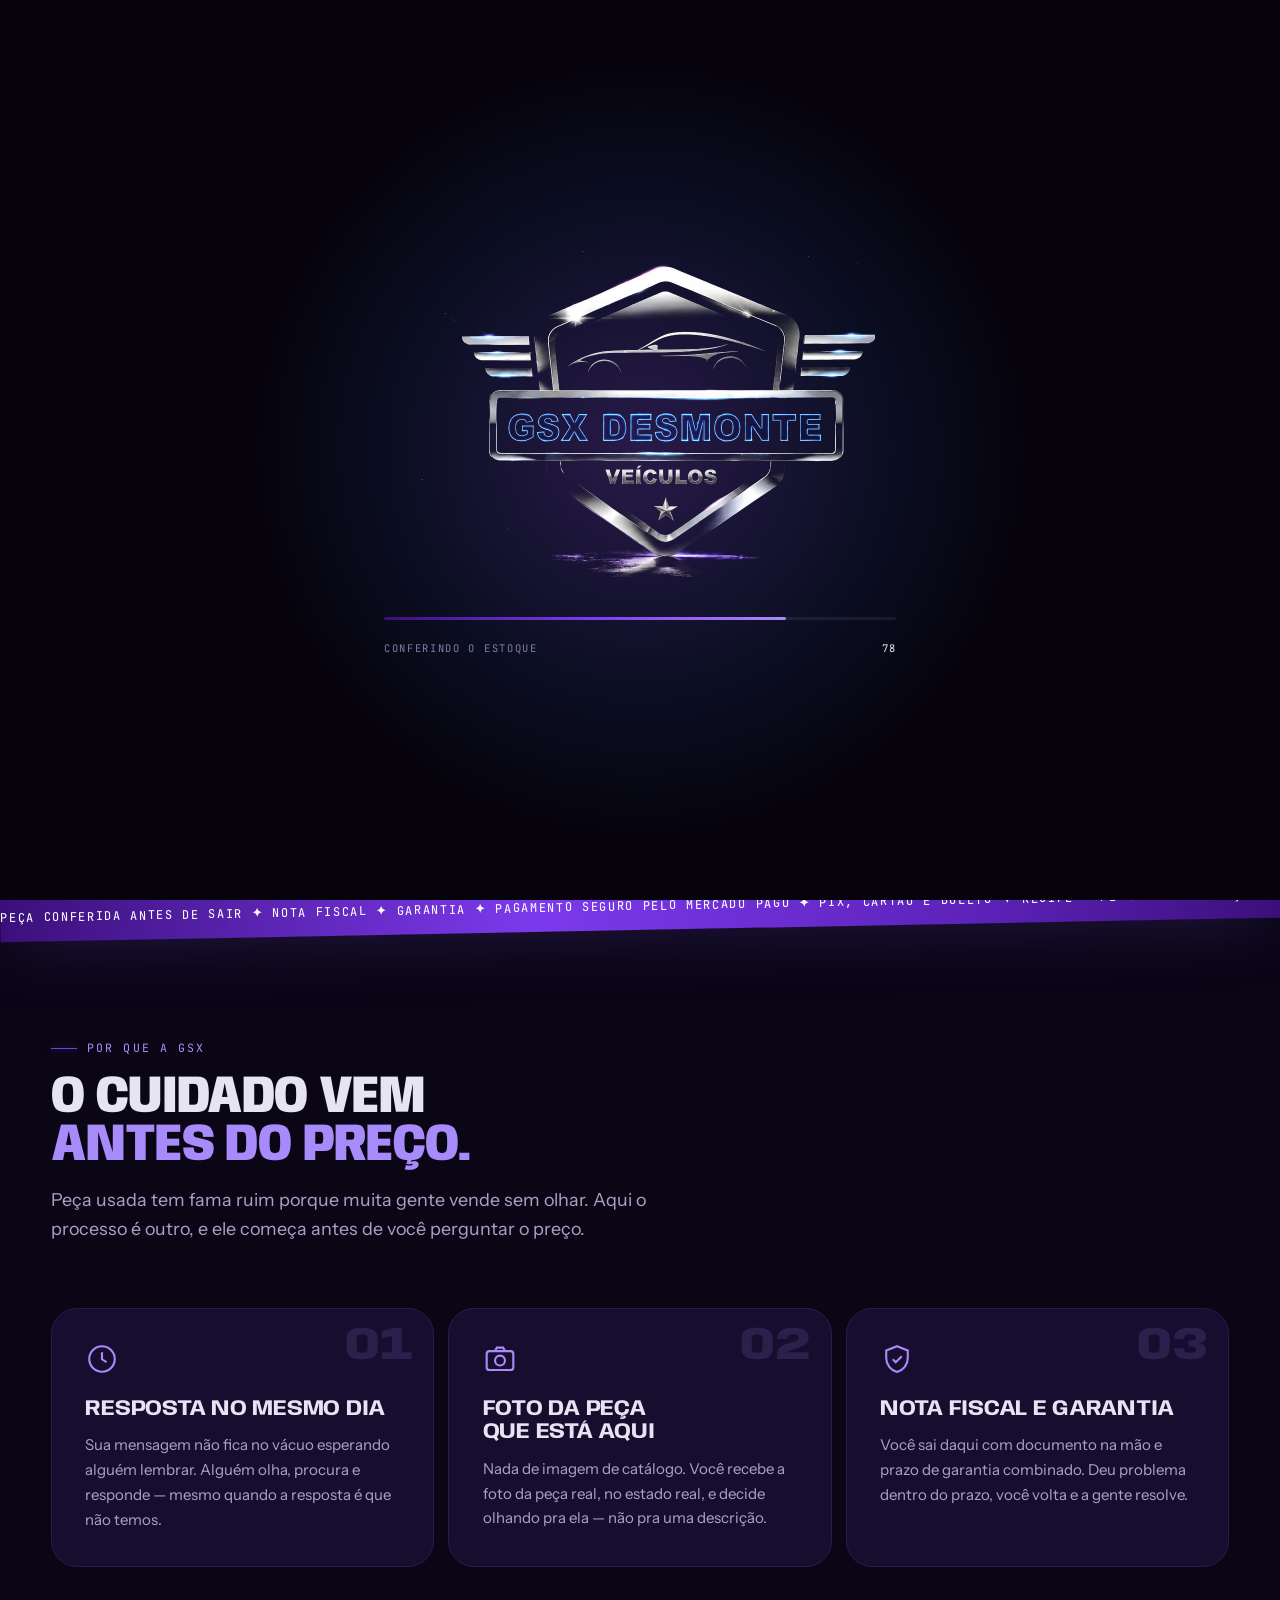
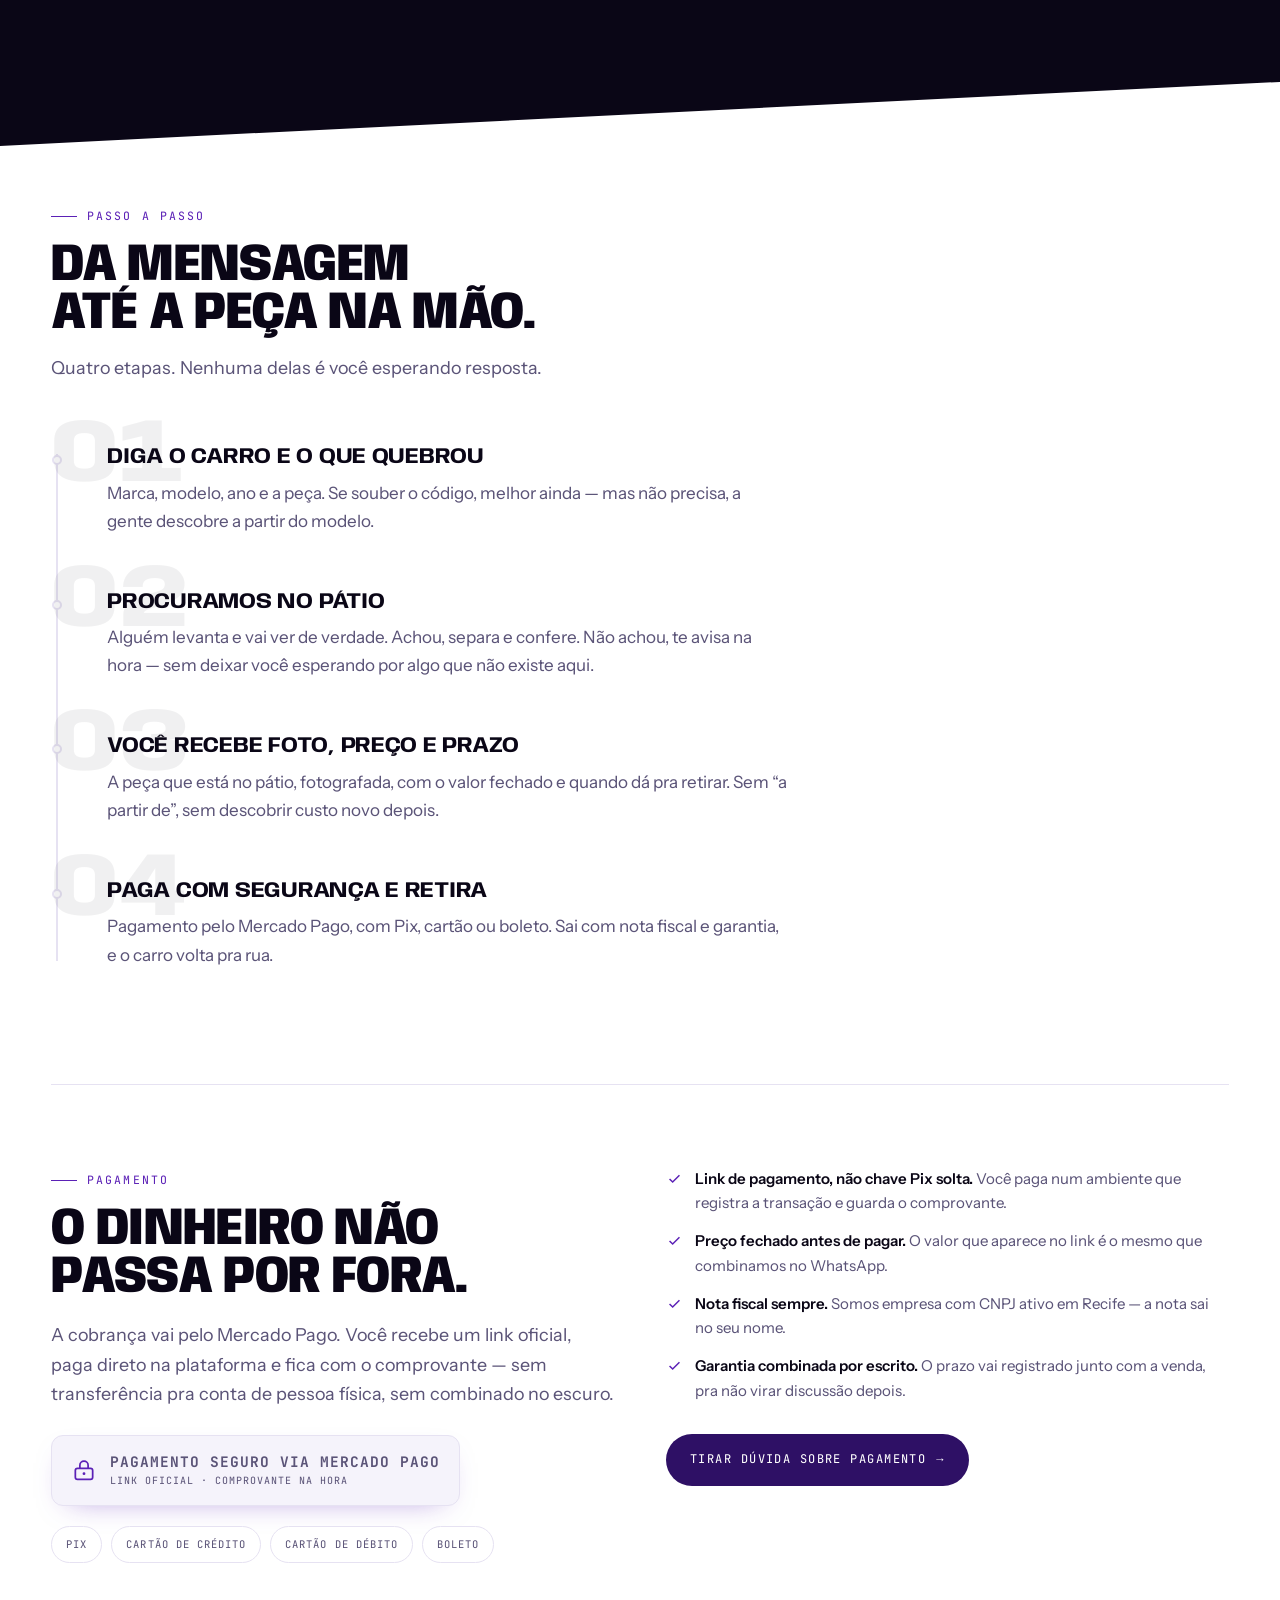
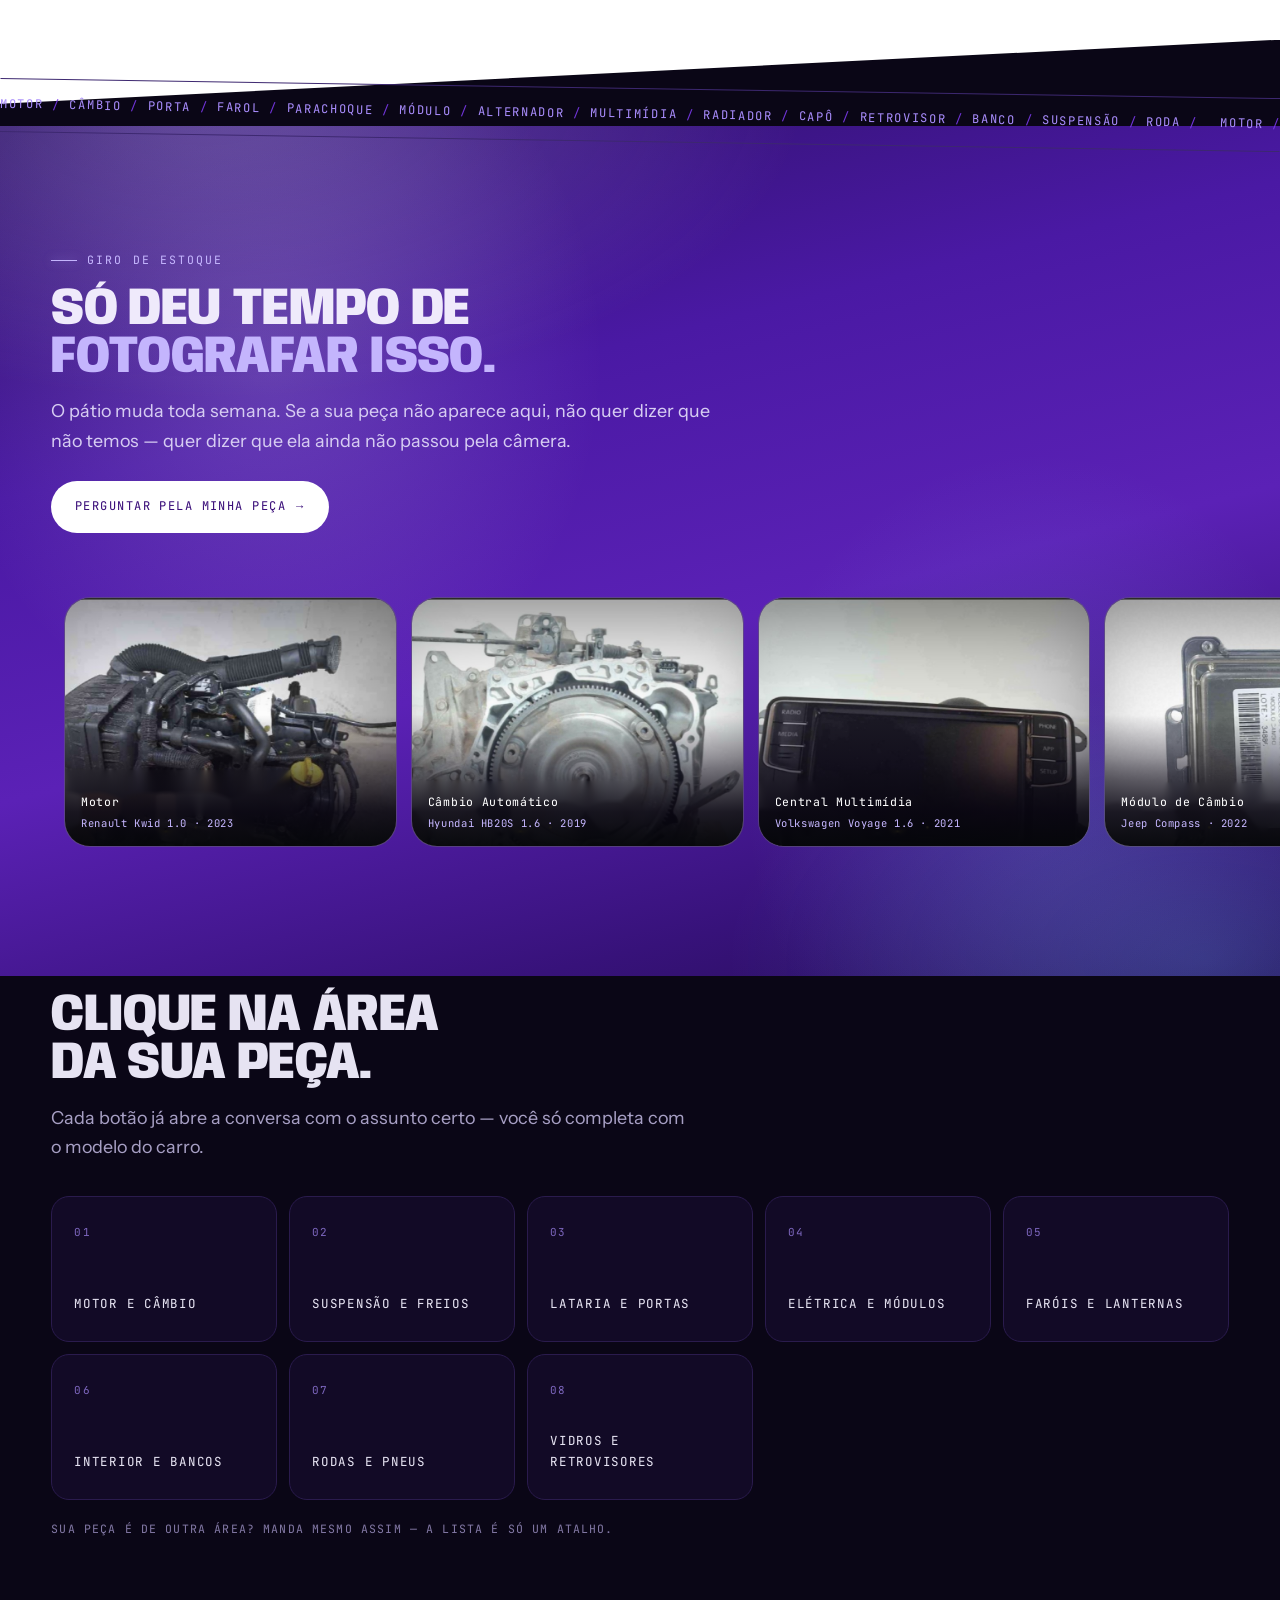
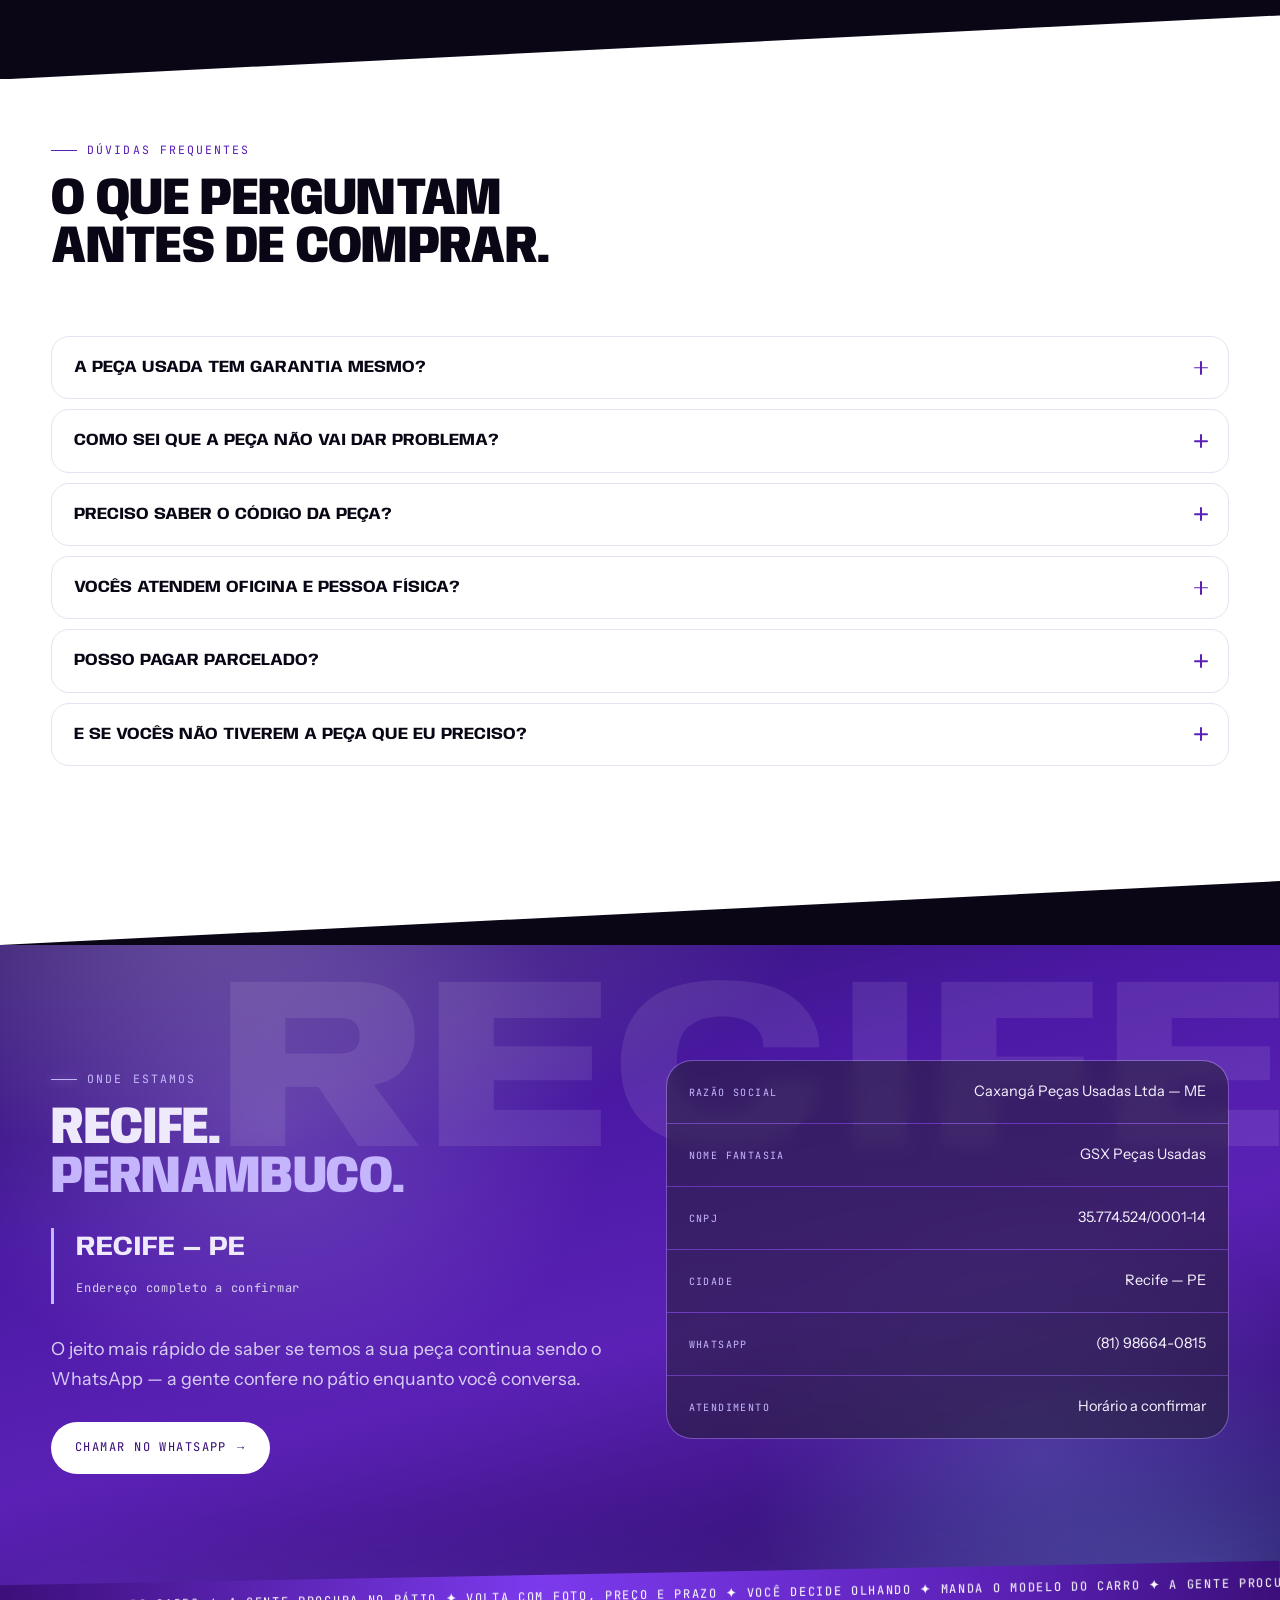
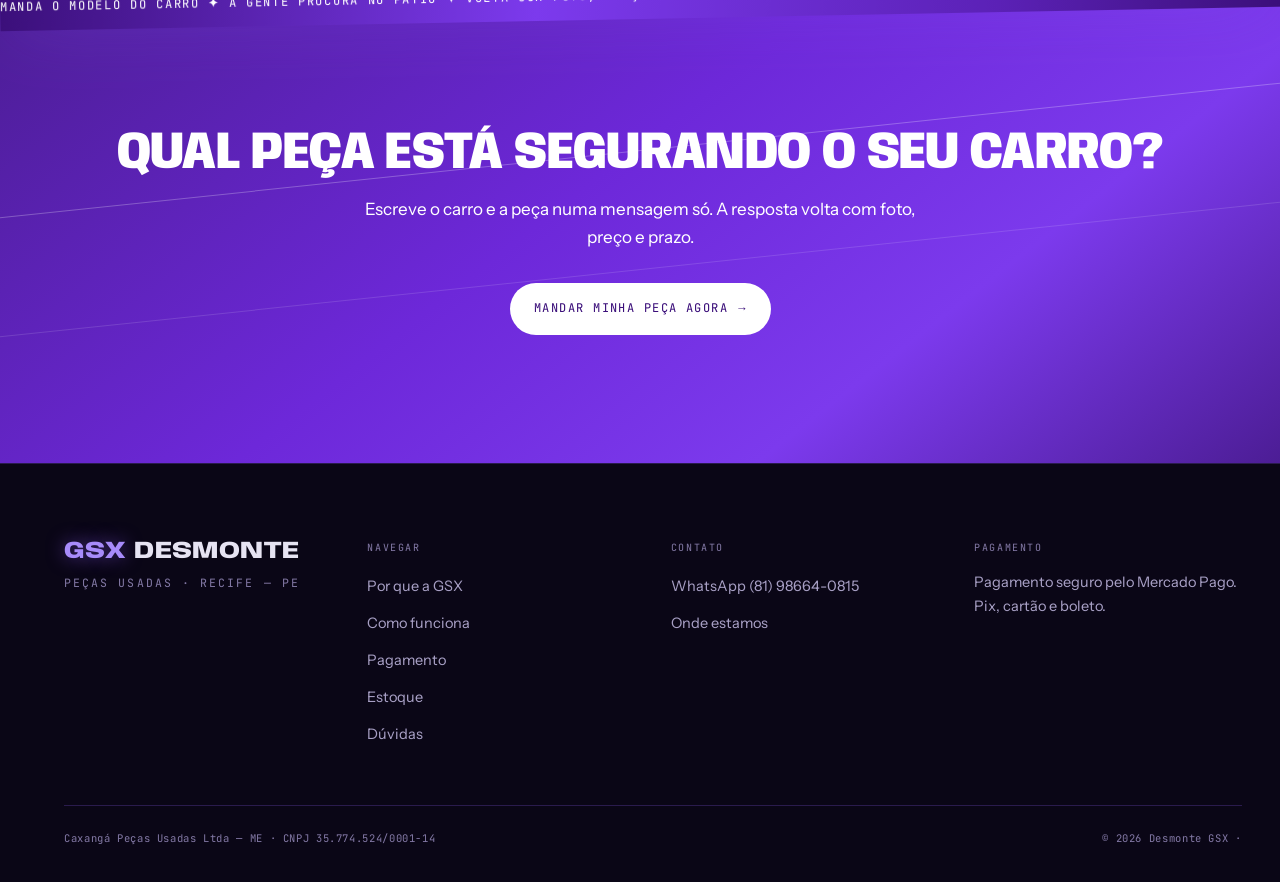
<file: index.html>
<!doctype html>
<html lang="pt-BR">
<head>
<meta charset="utf-8">
<meta name="viewport" content="width=device-width,initial-scale=1,viewport-fit=cover">
<meta name="theme-color" content="#0A0616">

<title>Desmonte GSX — Peças Usadas em Recife | Conferidas, com Nota e Garantia</title>
<meta name="description" content="Peça de desmonte para o seu carro em Recife: conferida antes de sair, com nota fiscal, garantia e pagamento seguro pelo Mercado Pago. Mande o modelo no WhatsApp e receba foto, preço e prazo.">
<link rel="canonical" href="https://desmontegsx.vercel.app/">

<!-- ==========================================================
     COMPARTILHAMENTO (WhatsApp, Facebook, Instagram, LinkedIn)
     ATENÇÃO: og:image PRECISA ser URL absoluta, com https:// e o
     domínio na frente. Com caminho relativo o WhatsApp e o Facebook
     não acham a imagem e o link sai sem capa.
     Hoje aponta para desmontegsx.vercel.app. Se ligar um domínio
     próprio, busque por "desmontegsx.vercel.app" neste arquivo e
     troque em todas as ocorrências.
     ========================================================== -->
<meta property="og:type" content="website">
<meta property="og:locale" content="pt_BR">
<meta property="og:site_name" content="Desmonte GSX Peças Usadas">
<meta property="og:url" content="https://desmontegsx.vercel.app/">
<meta property="og:title" content="Desmonte GSX — Peças Usadas em Recife">
<meta property="og:description" content="Conferida antes de sair, com nota fiscal e garantia. Mande o modelo do carro no WhatsApp e receba foto, preço e prazo.">
<meta property="og:image" content="https://desmontegsx.vercel.app/assets/img/gsx-og.jpg">
<meta property="og:image:secure_url" content="https://desmontegsx.vercel.app/assets/img/gsx-og.jpg">
<meta property="og:image:type" content="image/jpeg">
<meta property="og:image:width" content="1200">
<meta property="og:image:height" content="630">
<meta property="og:image:alt" content="Logo da Desmonte GSX Veículos sobre fundo roxo, com os selos nota fiscal, garantia e Mercado Pago e o WhatsApp (81) 98664-0815.">

<!-- Twitter / X -->
<meta name="twitter:card" content="summary_large_image">
<meta name="twitter:title" content="Desmonte GSX — Peças Usadas em Recife">
<meta name="twitter:description" content="Conferida antes de sair, com nota fiscal e garantia. Mande o modelo do carro no WhatsApp e receba foto, preço e prazo.">
<meta name="twitter:image" content="https://desmontegsx.vercel.app/assets/img/gsx-og.jpg">
<meta name="twitter:image:alt" content="Logo da Desmonte GSX Veículos sobre fundo roxo, com os selos nota fiscal, garantia e Mercado Pago.">

<link rel="icon" href="assets/img/favicon.png" type="image/png" sizes="96x96">
<link rel="apple-touch-icon" sizes="180x180" href="assets/img/apple-touch-icon.png">

<link rel="preload" as="font" type="font/woff2" href="assets/fonts/anybody-var.woff2" crossorigin>
<link rel="preload" as="font" type="font/woff2" href="assets/fonts/instrument-var.woff2" crossorigin>
<link rel="preload" as="image" href="assets/img/gsx-mark.webp" fetchpriority="high">
<link rel="stylesheet" href="assets/css/styles.css">

<!-- Rede de segurança: se o JS não carregar, o site não pode ficar preso
     na tela de load. O noscript cobre JS desligado; o timeout cobre falha
     de rede no main.js. -->
<noscript><style>
  .pre{display:none!important}
  body.is-loading{overflow:auto!important}
  body.is-loading .hero__in{opacity:1!important}
  .hero__logo-m,.fade-up,[data-rv]{opacity:1!important;transform:none!important}
  .wa{opacity:1!important;transform:none!important;pointer-events:auto!important}
</style></noscript>
<script>
  setTimeout(function(){
    var b=document.body,p=document.getElementById('pre');
    if(b&&b.classList.contains('is-loading')){
      b.classList.remove('is-loading');
      if(p){p.classList.add('is-done');setTimeout(function(){p.classList.add('is-gone')},1200)}
    }
  },6000);
</script>

<script type="application/ld+json">
{
  "@context":"https://schema.org",
  "@type":"AutoPartsStore",
  "name":"Desmonte GSX Peças Usadas",
  "legalName":"Caxangá Peças Usadas Ltda - ME",
  "taxID":"35.774.524/0001-14",
  "description":"Peças automotivas usadas de desmonte, conferidas, com nota fiscal e garantia. Recife, Pernambuco.",
  "telephone":"+5581986640815",
  "url":"https://desmontegsx.vercel.app/",
  "image":"https://desmontegsx.vercel.app/assets/img/gsx-og.jpg",
  "logo":"https://desmontegsx.vercel.app/assets/img/apple-touch-icon.png",
  "address":{
    "@type":"PostalAddress",
    "addressLocality":"Recife",
    "addressRegion":"PE",
    "addressCountry":"BR"
  },
  "areaServed":{"@type":"City","name":"Recife"},
  "paymentAccepted":"Pix, Cartão de crédito, Cartão de débito, Boleto"
}
</script>
</head>

<body class="is-loading">

<!-- ====================== TELA DE CARREGAMENTO ====================== -->
<div class="pre" id="pre" role="status" aria-live="polite" aria-label="Carregando o site">
  <div class="pre__core">

    <!-- o escudo se remonta peça por peça: cada camada é a mesma imagem,
         recortada numa região, entrando no seu tempo -->
    <div class="pre__stage" aria-hidden="true">
      <img class="pl-atmo"  src="assets/img/gsx-mark.webp" alt="" width="940" height="674" fetchpriority="high">
      <img class="pl-top"   src="assets/img/gsx-mark.webp" alt="" width="940" height="674">
      <img class="pl-wingL" src="assets/img/gsx-mark.webp" alt="" width="940" height="674">
      <img class="pl-wingR" src="assets/img/gsx-mark.webp" alt="" width="940" height="674">
      <img class="pl-car"   src="assets/img/gsx-mark.webp" alt="" width="940" height="674">
      <img class="pl-plate" src="assets/img/gsx-mark.webp" alt="" width="940" height="674">
      <img class="pl-base"  src="assets/img/gsx-mark.webp" alt="" width="940" height="674">
      <img class="pl-floor" src="assets/img/gsx-mark.webp" alt="" width="940" height="674">
      <img class="pl-shine" src="assets/img/gsx-mark.webp" alt="" width="940" height="674">
    </div>

    <div class="pre__bar"><span class="pre__fill"></span></div>
    <div class="pre__meta">
      <span class="pre__msg">Abrindo o pátio</span>
      <span class="pre__pct">00</span>
    </div>
  </div>
</div>

<span class="progress" id="progress" aria-hidden="true"></span>

<!-- ============================== NAV ============================== -->
<header class="nav" id="nav">
  <a class="brand" href="#top" aria-label="Desmonte GSX — início">
    <span class="brand__name"><span class="brand__gsx">GSX</span> DESMONTE</span>
    <span class="brand__tag">Recife · PE</span>
  </a>

  <nav class="menu" aria-label="Navegação principal">
    <a href="#porque">Por que a GSX</a>
    <a href="#como">Como funciona</a>
    <a href="#pagamento">Pagamento</a>
    <a href="#estoque">Estoque</a>
    <a href="#duvidas">Dúvidas</a>
    <a href="#onde">Onde estamos</a>
  </nav>

  <a class="btn btn--primary" href="https://wa.me/5581986640815" data-wa="" data-mag>
    Falar agora <span class="btn__arrow" aria-hidden="true">→</span>
  </a>

  <button class="burger" id="burger" aria-label="Abrir menu" aria-expanded="false" aria-controls="drawer">
    <span></span>
  </button>
</header>

<div class="drawer" id="drawer" aria-hidden="true">
  <a href="#porque">Por que a GSX</a>
  <a href="#como">Como funciona</a>
  <a href="#pagamento">Pagamento</a>
  <a href="#estoque">Estoque</a>
  <a href="#duvidas">Dúvidas</a>
  <a href="#onde">Onde estamos</a>
</div>

<main id="top">

<!-- ============================= HERO ============================== -->
<section class="hero" id="hero">
  <div class="hero__art" id="heroArt" aria-hidden="true">
    <img src="assets/img/gsx-shield.webp" alt="" width="1180" height="847" fetchpriority="high">
  </div>
  <span class="hero__grid"  aria-hidden="true"></span>
  <span class="hero__veil"  aria-hidden="true"></span>
  <span class="hero__rule"  aria-hidden="true"></span>
  <span class="hero__beam"  aria-hidden="true"></span>

  <div class="hero__in">
    <div class="hero__col">

      <div class="hero__logo-m">
        <img src="assets/img/gsx-shield.webp" alt="Desmonte GSX Veículos" width="1180" height="847">
      </div>

      <p class="mono eyebrow fade-up">Peças usadas · Recife — PE</p>

      <h1 class="d1">
        <span class="ln"><span>Seu carro parado</span></span>
        <span class="ln"><span>custa mais caro</span></span>
        <span class="ln"><span class="blue">que a peça.</span></span>
      </h1>

      <p class="lead fade-up dl-1">
        Todo dia na oficina é dinheiro saindo. Manda o modelo do seu carro
        no WhatsApp que a gente procura no pátio e volta com foto da peça,
        preço fechado e prazo — pra você tirar o carro de lá logo.
      </p>

      <div class="hero__cta fade-up dl-2" style="margin-top:32px">
        <a class="btn btn--primary" href="https://wa.me/5581986640815"
           data-wa="Olá, GSX! Estou procurando uma peça. Meu carro é: " data-mag>
          Ver se temos a sua peça <span class="btn__arrow" aria-hidden="true">→</span>
        </a>
        <a class="link-u" href="#como">Como funciona</a>
      </div>

      <div class="hero__trust fade-up dl-3">
        <span>
          <svg width="15" height="15" viewBox="0 0 24 24" fill="none" stroke="currentColor" stroke-width="1.8" aria-hidden="true"><path d="M12 3l7.5 3v5.4c0 4.4-3 8.3-7.5 9.6-4.5-1.3-7.5-5.2-7.5-9.6V6z"/><path d="M9 12.2l2.1 2.1L15.3 10"/></svg>
          Peça conferida
        </span>
        <span>
          <svg width="15" height="15" viewBox="0 0 24 24" fill="none" stroke="currentColor" stroke-width="1.8" aria-hidden="true"><path d="M7 3h7l5 5v13a1 1 0 0 1-1 1H7a1 1 0 0 1-1-1V4a1 1 0 0 1 1-1z"/><path d="M14 3v5h5"/></svg>
          Nota fiscal e garantia
        </span>
        <span>
          <svg width="15" height="15" viewBox="0 0 24 24" fill="none" stroke="currentColor" stroke-width="1.8" aria-hidden="true"><rect x="2.5" y="6" width="19" height="13" rx="2"/><path d="M2.5 10.5h19"/></svg>
          Pagamento seguro
        </span>
      </div>
    </div>
  </div>

  <span class="scroll-cue" aria-hidden="true"><i></i> role</span>
</section>

<!-- ============================ MARQUEE ============================ -->
<a class="marq" href="https://wa.me/5581986640815" data-wa="" aria-label="Falar no WhatsApp">
  <div class="marq__track" id="marqTrack">
    <p>Peça conferida antes de sair ✦ Nota fiscal ✦ Garantia ✦ Pagamento seguro pelo Mercado Pago ✦ Pix, cartão e boleto ✦ Recife — PE ✦ Foto da peça antes de você fechar ✦</p>
  </div>
</a>

<!-- =========================== POR QUE ============================= -->
<section class="section" id="porque">
  <div class="shell">
    <div class="head" data-rv>
      <p class="mono eyebrow">Por que a GSX</p>
      <h2 class="d2">O cuidado vem <span class="blue">antes do preço.</span></h2>
      <p class="lead">Peça usada tem fama ruim porque muita gente vende sem olhar. Aqui o processo é outro, e ele começa antes de você perguntar o preço.</p>
    </div>

    <div class="grid-3">
      <article class="card" data-rv data-rv-d="1">
        <span class="card__n" aria-hidden="true">01</span>
        <svg class="card__ico" viewBox="0 0 24 24" fill="none" stroke="currentColor" stroke-width="1.5" aria-hidden="true"><circle cx="12" cy="12" r="9"/><path d="M12 7.2v5l3.2 2"/></svg>
        <h3 class="d3">Resposta no mesmo dia</h3>
        <p>Sua mensagem não fica no vácuo esperando alguém lembrar. Alguém olha, procura e responde — mesmo quando a resposta é que não temos.</p>
      </article>

      <article class="card" data-rv data-rv-d="2">
        <span class="card__n" aria-hidden="true">02</span>
        <svg class="card__ico" viewBox="0 0 24 24" fill="none" stroke="currentColor" stroke-width="1.5" aria-hidden="true"><rect x="2.6" y="6.4" width="18.8" height="13.4" rx="2"/><circle cx="12" cy="13.1" r="3.5"/><path d="M8.4 6.4 9.8 4h4.4l1.4 2.4"/></svg>
        <h3 class="d3">Foto da peça que está aqui</h3>
        <p>Nada de imagem de catálogo. Você recebe a foto da peça real, no estado real, e decide olhando pra ela — não pra uma descrição.</p>
      </article>

      <article class="card" data-rv data-rv-d="3">
        <span class="card__n" aria-hidden="true">03</span>
        <svg class="card__ico" viewBox="0 0 24 24" fill="none" stroke="currentColor" stroke-width="1.5" aria-hidden="true"><path d="M12 3l7.6 3v5.5c0 4.4-3.1 8.4-7.6 9.7-4.5-1.3-7.6-5.3-7.6-9.7V6z"/><path d="M9 12.2l2.1 2.1L15.4 10"/></svg>
        <h3 class="d3">Nota fiscal e garantia</h3>
        <p>Você sai daqui com documento na mão e prazo de garantia combinado. Deu problema dentro do prazo, você volta e a gente resolve.</p>
      </article>
    </div>
  </div>
</section>

<div class="wedge wedge--in" aria-hidden="true"></div>

<!-- ========================= COMO FUNCIONA ========================= -->
<section class="section paper" id="como" style="padding-top:clamp(40px,4vw,60px)">
  <div class="shell">
    <div class="head" data-rv>
      <p class="mono eyebrow">Passo a passo</p>
      <h2 class="d2">Da mensagem<br>até a peça na mão.</h2>
      <p class="lead">Quatro etapas. Nenhuma delas é você esperando resposta.</p>
    </div>

    <div class="steps" id="steps">
      <span class="steps__rail" aria-hidden="true"><span class="steps__fill"></span></span>

      <article class="step" data-rv>
        <span class="step__n" aria-hidden="true">01</span>
        <h3 class="d3">Diga o carro e o que quebrou</h3>
        <p>Marca, modelo, ano e a peça. Se souber o código, melhor ainda — mas não precisa, a gente descobre a partir do modelo.</p>
      </article>

      <article class="step" data-rv>
        <span class="step__n" aria-hidden="true">02</span>
        <h3 class="d3">Procuramos no pátio</h3>
        <p>Alguém levanta e vai ver de verdade. Achou, separa e confere. Não achou, te avisa na hora — sem deixar você esperando por algo que não existe aqui.</p>
      </article>

      <article class="step" data-rv>
        <span class="step__n" aria-hidden="true">03</span>
        <h3 class="d3">Você recebe foto, preço e prazo</h3>
        <p>A peça que está no pátio, fotografada, com o valor fechado e quando dá pra retirar. Sem “a partir de”, sem descobrir custo novo depois.</p>
      </article>

      <article class="step" data-rv>
        <span class="step__n" aria-hidden="true">04</span>
        <h3 class="d3">Paga com segurança e retira</h3>
        <p>Pagamento pelo Mercado Pago, com Pix, cartão ou boleto. Sai com nota fiscal e garantia, e o carro volta pra rua.</p>
      </article>
    </div>
  </div>
</section>

<!-- =========================== PAGAMENTO =========================== -->
<section class="section--tight paper" id="pagamento" style="padding-top:0">
  <div class="shell">
    <div style="border-top:1px solid var(--paper-line);padding-top:clamp(48px,6vw,76px)"></div>

    <div class="pay">
      <div data-rv>
        <p class="mono eyebrow">Pagamento</p>
        <h2 class="d2" style="margin:16px 0 18px">O dinheiro não passa por fora.</h2>
        <p class="lead" style="margin-bottom:26px">
          A cobrança vai pelo Mercado Pago. Você recebe um link oficial, paga
          direto na plataforma e fica com o comprovante — sem transferência
          pra conta de pessoa física, sem combinado no escuro.
        </p>

        <div class="pay__badge" data-rv data-rv-d="1">
          <svg width="26" height="26" viewBox="0 0 24 24" fill="none" stroke="currentColor" stroke-width="1.6" aria-hidden="true">
            <rect x="4" y="10.4" width="16" height="10.2" rx="2"/>
            <path d="M8.2 10.4V7.6a3.8 3.8 0 0 1 7.6 0v2.8"/>
            <circle cx="12" cy="15.4" r="1.3" fill="currentColor" stroke="none"/>
          </svg>
          <span>
            <b>Pagamento seguro via Mercado Pago</b>
            <span>Link oficial · comprovante na hora</span>
          </span>
        </div>

        <ul class="methods" data-rv data-rv-d="2">
          <li>Pix</li><li>Cartão de crédito</li><li>Cartão de débito</li><li>Boleto</li>
        </ul>
      </div>

      <div data-rv data-rv-d="2">
        <ul class="checks">
          <li>
            <svg width="17" height="17" viewBox="0 0 24 24" fill="none" stroke="currentColor" stroke-width="2.1" aria-hidden="true"><path d="M5 12.6l4.4 4.4L19 7.4"/></svg>
            <span><b>Link de pagamento, não chave Pix solta.</b> Você paga num ambiente que registra a transação e guarda o comprovante.</span>
          </li>
          <li>
            <svg width="17" height="17" viewBox="0 0 24 24" fill="none" stroke="currentColor" stroke-width="2.1" aria-hidden="true"><path d="M5 12.6l4.4 4.4L19 7.4"/></svg>
            <span><b>Preço fechado antes de pagar.</b> O valor que aparece no link é o mesmo que combinamos no WhatsApp.</span>
          </li>
          <li>
            <svg width="17" height="17" viewBox="0 0 24 24" fill="none" stroke="currentColor" stroke-width="2.1" aria-hidden="true"><path d="M5 12.6l4.4 4.4L19 7.4"/></svg>
            <span><b>Nota fiscal sempre.</b> Somos empresa com CNPJ ativo em Recife — a nota sai no seu nome.</span>
          </li>
          <li>
            <svg width="17" height="17" viewBox="0 0 24 24" fill="none" stroke="currentColor" stroke-width="2.1" aria-hidden="true"><path d="M5 12.6l4.4 4.4L19 7.4"/></svg>
            <span><b>Garantia combinada por escrito.</b> O prazo vai registrado junto com a venda, pra não virar discussão depois.</span>
          </li>
        </ul>

        <a class="btn btn--dark" href="https://wa.me/5581986640815" style="margin-top:30px"
           data-wa="Olá, GSX! Queria entender como funciona o pagamento e a garantia." data-mag>
          Tirar dúvida sobre pagamento <span class="btn__arrow" aria-hidden="true">→</span>
        </a>
      </div>
    </div>
  </div>
</section>

<div class="wedge wedge--out" aria-hidden="true"></div>

<a class="marq marq--ghost" href="https://wa.me/5581986640815" data-wa="" aria-label="Falar no WhatsApp">
  <div class="marq__track" id="marqTrack2">
    <p><b>Motor</b> <span class="sep">/</span> <b>Câmbio</b> <span class="sep">/</span> <b>Porta</b> <span class="sep">/</span> <b>Farol</b> <span class="sep">/</span> <b>Parachoque</b> <span class="sep">/</span> <b>Módulo</b> <span class="sep">/</span> <b>Alternador</b> <span class="sep">/</span> <b>Multimídia</b> <span class="sep">/</span> <b>Radiador</b> <span class="sep">/</span> <b>Capô</b> <span class="sep">/</span> <b>Retrovisor</b> <span class="sep">/</span> <b>Banco</b> <span class="sep">/</span> <b>Suspensão</b> <span class="sep">/</span> <b>Roda</b> <span class="sep">/</span> </p>
  </div>
</a>

<!-- ============================ ESTOQUE ============================ -->
<section class="section stock haze" id="estoque">
  <div class="shell">
    <div class="head" data-rv style="max-width:70ch">
      <p class="mono eyebrow">Giro de estoque</p>
      <h2 class="d2">Só deu tempo de <span class="blue">fotografar isso.</span></h2>
      <p class="lead">O pátio muda toda semana. Se a sua peça não aparece aqui, não quer dizer que não temos — quer dizer que ela ainda não passou pela câmera.</p>
      <a class="btn btn--primary" href="https://wa.me/5581986640815" style="margin-top:26px"
         data-wa="Olá, GSX! Não vi a peça que preciso no site. Meu carro é: " data-mag>
        Perguntar pela minha peça <span class="btn__arrow" aria-hidden="true">→</span>
      </a>
    </div>
  </div>

  <div class="rail">
    <div class="rail__track" id="rail"></div>
  </div>
</section>

<!-- ========================== CATEGORIAS =========================== -->
<section class="section--tight" style="padding-top:0">
  <div class="shell">
    <div class="head" data-rv style="margin-bottom:34px">
      <h2 class="d2">Clique na área da sua peça.</h2>
      <p class="lead">Cada botão já abre a conversa com o assunto certo — você só completa com o modelo do carro.</p>
    </div>
    <div class="cats" id="cats" data-rv></div>
    <p class="mono" style="color:var(--dim);margin-top:20px;letter-spacing:.1em">
      Sua peça é de outra área? Manda mesmo assim — a lista é só um atalho.
    </p>
  </div>
</section>

<div class="wedge wedge--in" aria-hidden="true"></div>

<!-- ============================ DÚVIDAS ============================ -->
<section class="section paper" id="duvidas" style="padding-top:clamp(40px,4vw,60px)">
  <div class="shell">
    <div class="head" data-rv>
      <p class="mono eyebrow">Dúvidas frequentes</p>
      <h2 class="d2">O que perguntam<br>antes de comprar.</h2>
    </div>

    <div class="faq" data-rv>
      <details>
        <summary>A peça usada tem garantia mesmo?</summary>
        <div class="faq__a"><p>Tem, e o prazo vai combinado junto com a venda. Ele muda conforme o tipo da peça — um módulo elétrico e uma porta não têm o mesmo risco. Confirme o prazo da sua no atendimento antes de fechar, pra ficar registrado.</p></div>
      </details>
      <details>
        <summary>Como sei que a peça não vai dar problema?</summary>
        <div class="faq__a"><p>Porque ela é conferida antes de entrar no estoque e você vê a foto do estado real dela antes de decidir. E se mesmo assim der problema dentro do prazo, a garantia existe justamente pra isso.</p></div>
      </details>
      <details>
        <summary>Preciso saber o código da peça?</summary>
        <div class="faq__a"><p>Não. Marca, modelo e ano já bastam pra localizar. O código só acelera a busca quando a peça tem muitas variações no mesmo modelo.</p></div>
      </details>
      <details>
        <summary>Vocês atendem oficina e pessoa física?</summary>
        <div class="faq__a"><p>Os dois, do mesmo jeito. Oficina que compra toda semana e dono de carro resolvendo um problema pontual recebem o mesmo atendimento e o mesmo preço de tabela.</p></div>
      </details>
      <details>
        <summary>Posso pagar parcelado?</summary>
        <div class="faq__a"><p>O pagamento vai pelo Mercado Pago, então valem as condições de cartão da plataforma. Pergunte no atendimento quantas vezes dá pra dividir no valor da sua peça.</p></div>
      </details>
      <details>
        <summary>E se vocês não tiverem a peça que eu preciso?</summary>
        <div class="faq__a"><p>A gente fala na hora que não tem. Preferimos perder a venda a deixar você esperando por uma peça que não está no pátio — seu carro parado é o que mais custa nessa história.</p></div>
      </details>
    </div>
  </div>
</section>

<div class="wedge wedge--out" aria-hidden="true"></div>

<!-- =========================== ONDE ESTAMOS ======================== -->
<section class="section where haze" id="onde">
  <span class="where__ghost" aria-hidden="true">Recife</span>
  <div class="shell where__in">
    <div data-rv>
      <p class="mono eyebrow">Onde estamos</p>
      <h2 class="d2" style="margin:16px 0 0">Recife.<br><span class="blue">Pernambuco.</span></h2>

      <div class="addr">
        <b>Recife — PE</b>
        <span>Endereço completo a confirmar</span>
      </div>

      <p class="lead" style="margin-bottom:28px">
        O jeito mais rápido de saber se temos a sua peça continua sendo o
        WhatsApp — a gente confere no pátio enquanto você conversa.
      </p>

      <a class="btn btn--primary" href="https://wa.me/5581986640815"
         data-wa="Olá, GSX! Queria saber o endereço e o horário de atendimento." data-mag>
        Chamar no WhatsApp <span class="btn__arrow" aria-hidden="true">→</span>
      </a>
    </div>

    <div data-rv data-rv-d="1">
      <dl class="facts facts--haze">
        <div class="fact"><dt>Razão social</dt><dd>Caxangá Peças Usadas Ltda — ME</dd></div>
        <div class="fact"><dt>Nome fantasia</dt><dd>GSX Peças Usadas</dd></div>
        <div class="fact"><dt>CNPJ</dt><dd>35.774.524/0001-14</dd></div>
        <div class="fact"><dt>Cidade</dt><dd>Recife — PE</dd></div>
        <div class="fact"><dt>WhatsApp</dt><dd>(81) 98664-0815</dd></div>
        <div class="fact"><dt>Atendimento</dt><dd>Horário a confirmar</dd></div>
      </dl>
    </div>
  </div>
</section>

<a class="marq" href="https://wa.me/5581986640815" data-wa="" aria-label="Falar no WhatsApp">
  <div class="marq__track" id="marqTrack3">
    <p>Manda o modelo do carro ✦ A gente procura no pátio ✦ Volta com foto, preço e prazo ✦ Você decide olhando ✦ Manda o modelo do carro ✦ A gente procura no pátio ✦ Volta com foto, preço e prazo ✦ Você decide olhando ✦</p>
  </div>
</a>

<!-- ========================== CHAMADA FINAL ======================== -->
<section class="cta">
  <div class="shell cta__in">
    <h2 class="d2" data-rv>Qual peça está segurando o seu carro?</h2>
    <p data-rv data-rv-d="1">Escreve o carro e a peça numa mensagem só. A resposta volta com foto, preço e prazo.</p>
    <a class="btn btn--light" href="https://wa.me/5581986640815" data-rv data-rv-d="2"
       data-wa="Olá, GSX! Estou procurando uma peça. Meu carro é: " data-mag>
      Mandar minha peça agora <span class="btn__arrow" aria-hidden="true">→</span>
    </a>
  </div>
</section>

</main>

<!-- ============================= RODAPÉ ============================ -->
<footer class="foot">
  <div class="foot__grid">
    <div>
      <p class="brand__name" style="font-size:24px;margin-bottom:10px">
        <span class="brand__gsx">GSX</span> DESMONTE
      </p>
      <p class="mono" style="color:var(--dim)">Peças usadas · Recife — PE</p>
    </div>

    <div>
      <h4>Navegar</h4>
      <ul>
        <li><a href="#porque">Por que a GSX</a></li>
        <li><a href="#como">Como funciona</a></li>
        <li><a href="#pagamento">Pagamento</a></li>
        <li><a href="#estoque">Estoque</a></li>
        <li><a href="#duvidas">Dúvidas</a></li>
      </ul>
    </div>

    <div>
      <h4>Contato</h4>
      <ul>
        <li><a href="https://wa.me/5581986640815" data-wa="">WhatsApp (81) 98664-0815</a></li>
        <li><a href="#onde">Onde estamos</a></li>
      </ul>
    </div>

    <div>
      <h4>Pagamento</h4>
      <p style="color:var(--chrome-2);font-size:14.5px">
        Pagamento seguro pelo Mercado Pago.<br>Pix, cartão e boleto.
      </p>
    </div>
  </div>

  <div class="foot__legal">
    <span>Caxangá Peças Usadas Ltda — ME · CNPJ 35.774.524/0001-14</span>
    <span>© <span id="year">2026</span> Desmonte GSX ·</span>
  </div>
</footer>

<a class="wa" id="wa" href="https://wa.me/5581986640815" data-wa="" aria-label="Chamar no WhatsApp">
  <svg width="27" height="27" viewBox="0 0 24 24" fill="currentColor" aria-hidden="true"><path d="M12 2a10 10 0 0 0-8.6 15L2 22l5.2-1.4A10 10 0 1 0 12 2zm0 18a8 8 0 0 1-4.1-1.1l-.3-.2-3.1.8.8-3-.2-.3A8 8 0 1 1 12 20zm4.4-5.9c-.2-.1-1.4-.7-1.6-.8-.2-.1-.4-.1-.5.1-.2.2-.6.8-.8 1-.1.2-.3.2-.5.1-1.4-.7-2.3-1.3-3.2-2.8-.2-.4.2-.3.6-1.1.1-.1 0-.3 0-.4-.1-.1-.5-1.3-.7-1.8-.2-.4-.4-.4-.5-.4h-.5c-.2 0-.4.1-.6.3-.2.2-.8.8-.8 1.9s.8 2.2.9 2.4c.1.2 1.6 2.5 3.9 3.4 1.9.8 2.3.6 2.7.6.4 0 1.4-.6 1.6-1.1.2-.5.2-1 .1-1.1 0-.1-.2-.2-.4-.3z"/></svg>
</a>

<script src="assets/js/main.js" defer></script>
</body>
</html>
</file>
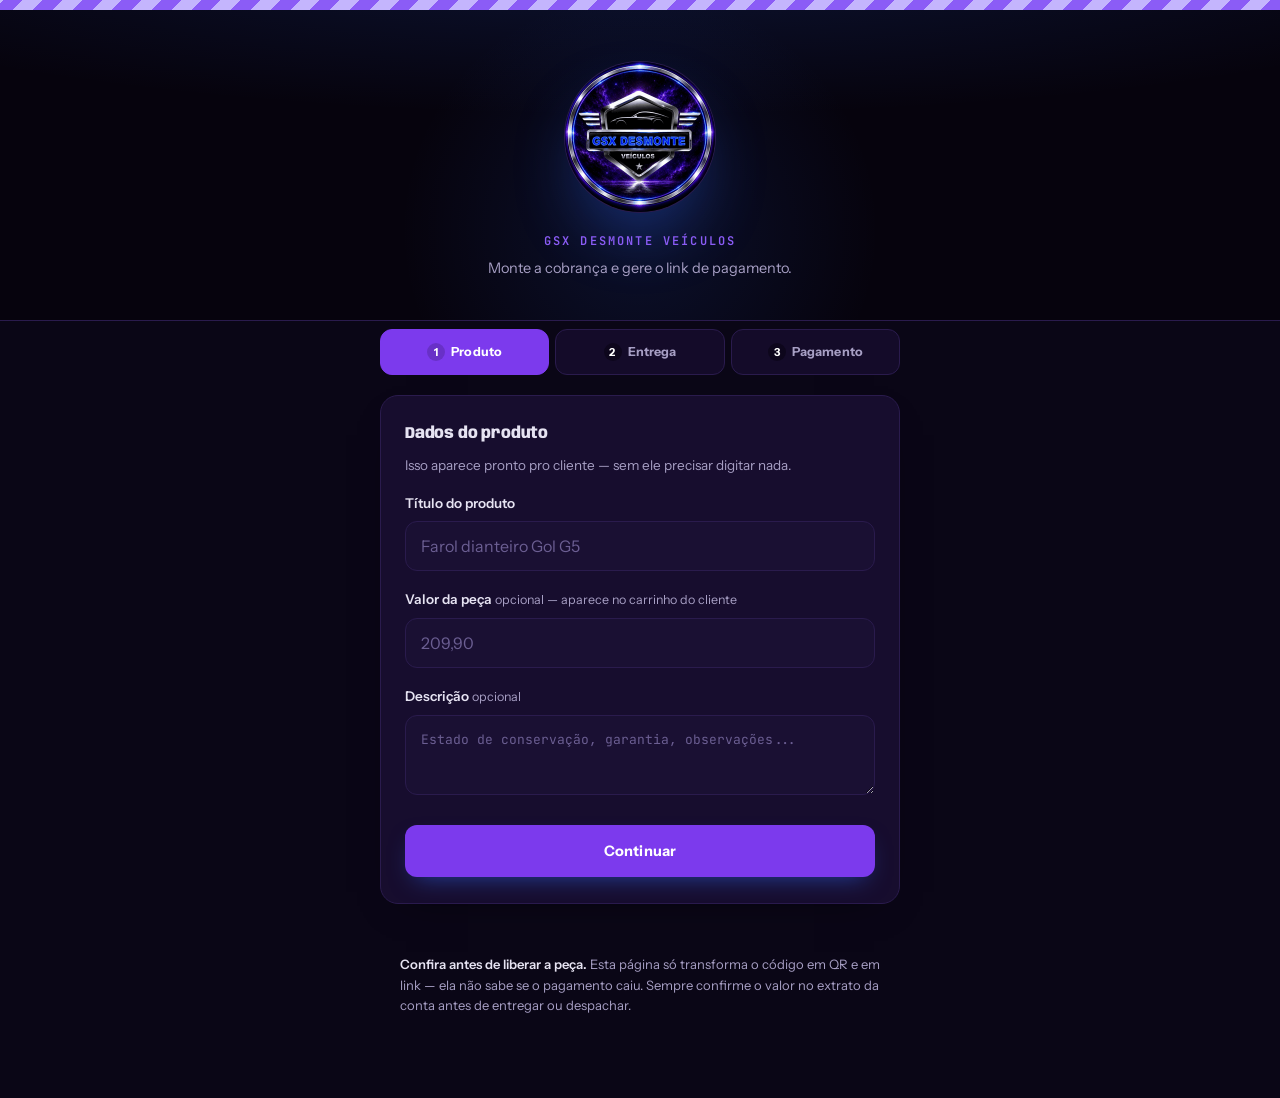
<file: pagamento.html>
<!DOCTYPE html>
<html lang="pt-BR">
<head>
<meta charset="utf-8">
<meta name="viewport" content="width=device-width, initial-scale=1, viewport-fit=cover">
<title>Pagamento — GSX Desmonte Veículos</title>
<meta name="description" content="Pague sua peça com segurança. Escaneie o QR Code ou copie o código.">

<!-- =================================================================
     PREVIEW DO LINK NO WHATSAPP
     Aponta para desmontegsx.vercel.app. Se o domínio mudar, troque nas duas
     linhas abaixo (og:image e og:url).
     Usa a MESMA capa do site (assets/img/gsx-og.jpg), que já está no
     repositório — este arquivo não pede nenhuma imagem nova.
     Isso é normal: o WhatsApp não lê imagem embutida em base64 no
     og:image, só um arquivo de verdade — por isso essa é a única
     peça que fica fora do HTML único.
     ================================================================= -->
<meta property="og:type" content="website">
<meta property="og:site_name" content="GSX Desmonte Veículos">
<meta property="og:title" content="Pagamento — GSX Desmonte Veículos">
<meta property="og:description" content="Escaneie o QR Code ou copie o código para concluir o pagamento da sua peça.">
<meta property="og:image" content="https://desmontegsx.vercel.app/assets/img/gsx-og.jpg">
<meta property="og:image:width" content="1200">
<meta property="og:image:height" content="630">
<meta property="og:url" content="https://desmontegsx.vercel.app/pagamento.html">
<meta name="twitter:card" content="summary_large_image">
<meta name="twitter:image" content="https://desmontegsx.vercel.app/assets/img/gsx-og.jpg">
<meta name="theme-color" content="#05050B">

<style>
  @font-face{font-family:"Anybody";src:url("assets/fonts/anybody-var.woff2") format("woff2-variations");font-weight:100 900;font-stretch:50% 150%;font-display:swap}
  @font-face{font-family:"Instrument";src:url("assets/fonts/instrument-var.woff2") format("woff2-variations");font-weight:400 700;font-display:swap}
  @font-face{font-family:"JetBrains";src:url("assets/fonts/jetbrains-var.woff2") format("woff2-variations");font-weight:400 700;font-display:swap}
    :root{
    /* purple haze — mesma paleta do index.html */
    --preto:#06030D;--fundo:#0A0616;--graxa:#120A26;--card:#170D2E;--aco:#2A1B4D;--cinza:#A79FC4;
    --osso:#E6E3F2;--amarelo:#8B5CF6;--ambar:#5B21B6;--alerta:#FF6B4A;--ok:#4ADE80;
    --prata:#C4B5FD;
    --radius:18px;--radius-sm:12px;
  }
  *{box-sizing:border-box;margin:0;padding:0}
  html{-webkit-text-size-adjust:100%}
  body{
    background:var(--fundo);color:var(--osso);
    font-family:"Instrument",system-ui,sans-serif;
    line-height:1.5;min-height:100vh;padding-bottom:64px;
  }
  .faixa{height:10px;background:repeating-linear-gradient(-45deg,var(--amarelo) 0 14px,var(--prata) 14px 28px)}
  main{padding:0 20px;max-width:560px;margin:0 auto}

  /* ---------- hero (logo em destaque) ---------- */
  .hero{
    position:relative;overflow:hidden;text-align:center;
    padding:52px 20px 40px;margin-bottom:8px;
    background:
      radial-gradient(120% 90% at 50% -20%, rgba(47,107,255,0.16), transparent 60%),
      var(--preto);
    border-bottom:1px solid var(--aco);
  }
  .hero::before{
    content:"";position:absolute;left:50%;top:-40px;width:520px;height:520px;
    transform:translateX(-50%);border-radius:50%;
    background:radial-gradient(circle, rgba(47,107,255,0.13), transparent 65%);
    pointer-events:none;
  }
  .logo-hero{
    position:relative;display:block;margin:0 auto 20px;border-radius:50%;
    width:min(38vw,150px);height:min(38vw,150px);
    box-shadow:0 0 0 1px var(--aco), 0 30px 70px -20px rgba(47,107,255,0.45);
  }
  .hero-marca{
    position:relative;font-family:"Instrument",system-ui,sans-serif;font-weight:800;font-size:12px;
    letter-spacing:.18em;text-transform:uppercase;color:var(--amarelo);margin-bottom:8px;
  }
  .hero p{position:relative;color:var(--cinza);font-size:14.5px;max-width:38ch;margin:0 auto}

  h2.secao{font-family:"Instrument",system-ui,sans-serif;font-weight:700;font-size:16px;margin:0 0 9px}
  label{display:block;font-size:13.5px;font-weight:600;color:var(--osso);margin-bottom:8px}
  label small,.opc{color:var(--cinza);font-weight:400;font-size:12.5px}
  .dica{color:var(--cinza);font-size:13.5px;margin-bottom:18px;max-width:52ch}
  textarea{
    width:100%;min-height:124px;background:#1A1033;
    border:1px solid var(--aco);border-radius:var(--radius-sm);
    color:var(--osso);font-family:"JetBrains",ui-monospace,Menlo,monospace;
    font-size:13px;line-height:1.6;padding:14px 15px;resize:vertical;word-break:break-all;
  }
  textarea::placeholder{color:#6B5E92}
  input,select{
    width:100%;background:#1A1033;border:1px solid var(--aco);border-radius:var(--radius-sm);
    color:var(--osso);font-family:inherit;font-size:16px;padding:14px 15px;
    transition:border-color .15s ease;
  }
  select{appearance:none;-webkit-appearance:none;background-image:url("data:image/svg+xml;utf8,<svg xmlns='http://www.w3.org/2000/svg' width='14' height='9' viewBox='0 0 14 9'><path d='M1 1l6 6 6-6' stroke='%238B8BA6' stroke-width='2' fill='none' fill-rule='evenodd'/></svg>");background-repeat:no-repeat;background-position:right 15px center;padding-right:38px}
  input::placeholder{color:#6B5E92}
  input.erro{border-color:var(--alerta)}
  textarea:focus,input:focus,select:focus{border-color:var(--amarelo);outline:none;box-shadow:0 0 0 3px rgba(47,107,255,0.22)}
  button:focus-visible{outline:3px solid var(--amarelo);outline-offset:2px}
  .campo{margin-bottom:18px}
  .dupla{display:flex;gap:12px}
  .dupla > div{flex:1 1 0;min-width:0}
  .linha{display:flex;gap:10px;margin-top:16px;flex-wrap:wrap}
  button{
    font-family:"Instrument",system-ui,sans-serif;font-size:14.5px;font-weight:700;letter-spacing:.01em;border:0;
    border-radius:var(--radius-sm);padding:16px 22px;cursor:pointer;flex:1 1 auto;min-height:52px;
    transition:transform .15s ease, box-shadow .15s ease, background .15s ease;
  }
  .btn-principal{background:var(--amarelo);color:#FFFFFF;box-shadow:0 10px 24px -10px rgba(47,107,255,0.55)}
  .btn-principal:hover{background:#A78BFA;transform:translateY(-1px)}
  .btn-principal:disabled{background:var(--aco);color:var(--cinza);cursor:not-allowed;box-shadow:none;transform:none}
  .btn-secundario{background:#1A1033;color:var(--osso);border:1px solid var(--aco)}
  .btn-secundario:hover{border-color:var(--amarelo);color:var(--amarelo)}
  .btn-limpar{background:transparent;color:var(--cinza);border:1px solid var(--aco);flex:0 0 auto}
  .btn-limpar:hover{color:var(--osso);border-color:var(--cinza)}
  .aviso{
    margin-top:16px;padding:14px 16px;font-size:14px;border-radius:var(--radius-sm);
    border-left:4px solid var(--alerta);background:#1B0E0A;color:#FFC3B4;display:none;
  }
  .aviso.visivel{display:block}
  .aviso.atencao{border-left-color:var(--amarelo);background:#1A0F38;color:#DDD2FF}
  .moldura{background:var(--amarelo);padding:18px;display:flex;justify-content:center;border-radius:var(--radius-sm)}
  canvas{width:100%;max-width:260px;height:auto;display:block;border-radius:6px}
  dl{margin-top:20px;border-top:1px solid var(--aco)}
  .item{
    display:flex;justify-content:space-between;gap:16px;
    padding:12px 2px;border-bottom:1px solid var(--aco);font-size:14px;
  }
  dt{color:var(--cinza);flex:0 0 auto}
  dd{text-align:right;word-break:break-word}
  dd.destaque{color:var(--amarelo);font-weight:700;font-size:17px}
  .conferido{margin-top:14px;font-size:13px;color:var(--ok);display:flex;gap:8px;align-items:baseline}
  .caixa-link{margin-top:26px;padding-top:22px;border-top:1px solid var(--aco)}
  .caixa-link p{font-size:13px;color:var(--cinza);margin-bottom:12px;max-width:50ch}
  .url{
    background:#1A1033;border:1px solid var(--aco);border-left:4px solid var(--amarelo);border-radius:var(--radius-sm);
    font-family:"JetBrains",ui-monospace,Menlo,monospace;font-size:11px;line-height:1.6;
    padding:12px 13px;word-break:break-all;color:var(--cinza);
    max-height:70px;overflow:hidden;margin-bottom:11px;display:none;
  }
  .url.visivel{display:block}
  .tam-link{font-size:12.5px;color:var(--cinza);margin-top:6px}
  .nota{
    margin:32px auto 0;max-width:560px;padding:18px 20px;color:var(--cinza);font-size:13px;line-height:1.6;
  }
  .nota strong{color:var(--osso);font-weight:600}
  [hidden]{display:none !important}

  /* ---------- cartões (elevação padrão da UI) ---------- */
  .cartao{
    background:var(--card);border:1px solid var(--aco);border-radius:var(--radius);
    padding:26px 24px;margin-bottom:20px;box-shadow:0 14px 40px -26px rgba(0,0,0,0.7);
  }

  .abas{display:flex;gap:6px;margin:0 0 20px}
  .aba{
    flex:1;background:#140B29;border:1px solid var(--aco);border-radius:var(--radius-sm);color:var(--cinza);
    font-family:"Instrument",system-ui,sans-serif;font-size:12.5px;font-weight:700;padding:13px 4px;cursor:pointer;
    min-height:auto;
  }
  .aba.ativa{color:#FFFFFF;background:var(--amarelo);border-color:var(--amarelo)}
  .aba .n{
    display:inline-block;width:18px;height:18px;line-height:18px;border-radius:50%;
    background:rgba(255,255,255,0.14);color:inherit;font-size:11px;margin-right:6px;
  }
  .aba.ativa .n{background:rgba(0,0,0,0.16)}
  .painel-aba{display:none}
  .painel-aba.ativa{display:block}
  .nav-abas{display:flex;gap:10px;margin-top:24px}

  .badge-seguro{
    position:relative;display:inline-flex;align-items:center;gap:9px;
    margin-top:6px;padding:9px 18px 9px 12px;border-radius:999px;
    background:rgba(74,222,128,0.12);border:1px solid rgba(74,222,128,0.4);
    font-size:14.5px;font-weight:800;color:var(--ok);
    text-transform:uppercase;letter-spacing:.06em;
  }
  .badge-seguro svg{flex:0 0 auto;width:22px;height:22px;color:var(--ok)}
  .cartao-confianca{
    background:var(--card);border:1px dashed var(--aco);border-radius:var(--radius);
    padding:22px 22px;margin-top:20px;
  }
  .cartao-confianca h3{
    font-family:"Instrument",system-ui,sans-serif;font-size:14.5px;font-weight:700;color:var(--osso);
    line-height:1.45;margin-bottom:16px;
  }
  .lista-confianca{list-style:none}
  .lista-confianca li{
    display:flex;align-items:flex-start;gap:11px;font-size:13.5px;color:var(--osso);
    line-height:1.5;
  }
  .lista-confianca li + li{margin-top:12px}
  .lista-confianca svg{flex:0 0 auto;width:18px;height:18px;margin-top:1px}
  .cartao-privacidade{
    display:flex;gap:12px;margin-top:14px;padding:16px 18px;
    background:#141410;border:1px solid var(--aco);border-left:3px solid var(--amarelo);
    border-radius:var(--radius-sm);
  }
  .cartao-privacidade svg{flex:0 0 auto;width:18px;height:18px;margin-top:2px;color:var(--cinza)}
  .cartao-privacidade p{font-size:12.5px;color:var(--cinza);line-height:1.65}

  .rodape-checkout{
    margin-top:32px;padding:24px 4px 4px;border-top:1px solid var(--aco);
    display:flex;align-items:center;gap:14px;
  }
  .logo-rodape{display:block;width:36px;height:36px;flex:0 0 auto;border-radius:50%;opacity:.9}
  .rodape-checkout p{font-size:12.5px;color:var(--cinza);line-height:1.6}

  .valor .titulo-produto{
    font-family:"Instrument",system-ui,sans-serif;font-size:24px;font-weight:800;margin-bottom:8px;line-height:1.25;
    color:var(--amarelo);text-transform:uppercase;letter-spacing:.02em;
  }
  .valor .desc-produto{font-size:14px;color:var(--cinza);margin-bottom:18px;max-width:52ch}
  .valor .rotulo-valor{font-size:12.5px;color:var(--cinza);text-transform:uppercase;letter-spacing:.08em;margin-bottom:4px}
  .valor .cifra{
    font-family:"Instrument",system-ui,sans-serif;font-size:44px;font-weight:800;color:var(--amarelo);line-height:1;
  }
  .valor .cifra.combinar{font-size:20px;font-weight:700;color:var(--osso)}

  /* ---------- carrinho (resumo estilo carrinho de compra) ---------- */
  .carrinho-cabecalho{display:flex;align-items:center;justify-content:space-between;margin-bottom:20px}
  .carrinho-cabecalho h3{font-family:"Instrument",system-ui,sans-serif;font-size:19px;font-weight:800;color:var(--osso)}
  .contador{
    display:inline-flex;align-items:center;justify-content:center;
    width:28px;height:28px;border-radius:50%;background:var(--ok);color:#04210F;
    font-family:"Instrument",system-ui,sans-serif;font-size:13px;font-weight:800;flex:0 0 auto;
  }
  .carrinho-item{display:flex;gap:14px;align-items:flex-start}
  .avatar-produto{
    width:56px;height:56px;border-radius:50%;object-fit:cover;flex:0 0 auto;
    background:var(--preto);box-shadow:0 0 0 1px var(--aco);
  }
  .carrinho-item .titulo-produto{margin-bottom:4px}
  .carrinho-item .desc-produto{margin-bottom:0;font-size:13.5px}
  .carrinho-divisor{height:1px;background:var(--aco);margin:20px 0}
  .linha-resumo{
    display:flex;justify-content:space-between;align-items:baseline;
    font-size:14.5px;color:var(--cinza);padding:5px 0;
  }
  .linha-resumo span:last-child{color:var(--osso)}
  .linha-resumo.total{
    margin-top:6px;padding-top:14px;border-top:1px solid var(--aco);
  }
  .linha-resumo.total span{
    font-family:"Instrument",system-ui,sans-serif;font-weight:800;font-size:16px;color:var(--osso);
  }
  .linha-resumo.total span:last-child{color:var(--amarelo);font-size:23px}
  .valor-combinar{
    margin-top:16px;font-size:13.5px;color:var(--cinza);line-height:1.55;
  }
  .entrega-info{
    margin-top:16px;padding:13px 15px;background:#1A1033;border:1px solid var(--aco);
    border-left:4px solid var(--ambar);border-radius:var(--radius-sm);
    font-size:13.5px;color:var(--osso);white-space:pre-wrap;
  }
  .entrega-info b{display:block;color:var(--cinza);font-weight:600;font-size:12px;text-transform:uppercase;letter-spacing:.06em;margin-bottom:5px}

  /* ---------- fases do checkout ---------- */
  .etapas{margin-top:4px}
  .etapa h2{font-size:17px;font-weight:700;margin-bottom:6px;display:flex;gap:12px;align-items:baseline}
  .etapa h2 b{
    display:inline-flex;align-items:center;justify-content:center;
    width:24px;height:24px;border-radius:50%;background:var(--amarelo);color:#FFFFFF;
    font-size:12px;font-family:"Instrument",system-ui,sans-serif;flex:0 0 auto;
  }
  .etapa p.dica{margin-bottom:20px}
  .etapa button.btn-principal{width:100%}
  .resumo{
    display:flex;align-items:center;justify-content:space-between;gap:14px;
    background:var(--card);border:1px solid var(--aco);border-radius:var(--radius);
    padding:18px 20px;margin-bottom:20px;
  }
  .resumo .txt{display:flex;align-items:flex-start;gap:12px;min-width:0}
  .resumo .txt b{
    display:inline-flex;align-items:center;justify-content:center;
    width:24px;height:24px;border-radius:50%;background:var(--ok);color:#04210F;
    font-size:12px;flex:0 0 auto;margin-top:1px;
  }
  .resumo .info{font-size:14px;color:var(--osso);overflow:hidden;text-overflow:ellipsis}
  .resumo .info small{display:block;color:var(--cinza);font-size:12.5px;margin-top:3px;line-height:1.5;white-space:normal}
  .resumo button{
    flex:0 0 auto;background:transparent;border:1px solid var(--aco);color:var(--cinza);
    font-size:12.5px;font-weight:700;padding:10px 16px;min-height:auto;border-radius:var(--radius-sm);
  }
  .resumo button:hover{color:var(--amarelo);border-color:var(--amarelo)}
  .codigo{
    background:#1A1033;border:1px solid var(--aco);border-left:4px solid var(--ambar);border-radius:var(--radius-sm);
    font-family:"JetBrains",ui-monospace,Menlo,monospace;font-size:11px;line-height:1.6;
    padding:13px 14px;word-break:break-all;color:var(--cinza);
    max-height:76px;overflow:hidden;margin-bottom:14px;
  }
  .msg-erro{color:#FFC3B4;font-size:12.5px;margin-top:7px;display:none}
  .msg-erro.visivel{display:block}
  .cep-status{font-size:12.5px;color:var(--cinza);margin:-8px 0 18px;display:none}
  .cep-status.visivel{display:block}
  .cep-status.ok{color:var(--ok)}
  .cep-status.erro{color:var(--alerta)}
  .invalido{margin:60px auto;max-width:400px;text-align:center;padding:0 20px}
  .invalido h1{font-size:20px;margin-bottom:10px}
  .invalido p{color:var(--cinza);font-size:15px}

  /* ---------- seletor de método de pagamento ---------- */
  .metodos{display:flex;gap:8px;margin:0 0 20px}
  .metodo{
    flex:1;background:#140B29;border:1px solid var(--aco);border-radius:var(--radius-sm);color:var(--cinza);
    font-family:"Instrument",system-ui,sans-serif;font-size:13px;font-weight:700;padding:14px 6px;cursor:pointer;min-height:auto;
    display:flex;align-items:center;justify-content:center;gap:8px;
  }
  .metodo svg{width:17px;height:17px;flex:0 0 auto}
  .metodo.ativa{color:#FFFFFF;background:var(--amarelo);border-color:var(--amarelo)}
  .barras{background:#FFFFFF;padding:16px 14px;border-radius:var(--radius-sm);text-align:center}
  .barras canvas{width:100%;max-width:100%;height:auto;display:block;border-radius:0}
  .linha-digitavel{
    margin-top:12px;background:#1A1033;border:1px solid var(--aco);border-left:4px solid var(--amarelo);
    border-radius:var(--radius-sm);font-family:"JetBrains",ui-monospace,Menlo,monospace;
    font-size:14px;line-height:1.7;letter-spacing:.02em;padding:14px 15px;word-break:break-all;color:var(--osso);
  }
  @media (prefers-reduced-motion:no-preference){
    .painel-aba.ativa{animation:sobe .22s ease-out}
    .etapa{animation:sobe .28s ease-out}
    .resumo{animation:sobe .22s ease-out}
    @keyframes sobe{from{opacity:0;transform:translateY(10px)}to{opacity:1;transform:none}}
  }

  /* ---- tipografia de display: a mesma Anybody do site ---- */
  h2.secao,
  .valor .titulo-produto,
  .valor .cifra,
  .carrinho-cabecalho h3,
  .linha-resumo.total span,
  .etapa h2,
  .invalido h1{
    font-family:"Anybody",system-ui,sans-serif;
    font-variation-settings:"wdth" 88,"wght" 800;
    letter-spacing:-.012em;
  }
  .valor .cifra,.linha-resumo.total span:last-child{font-variation-settings:"wdth" 84,"wght" 860}
  .hero-marca{font-family:"JetBrains",ui-monospace,monospace;font-weight:600}

  /* ---- contraste: roxo mais fundo sob texto branco, destaque mais claro ---- */
  .btn-principal,.aba.ativa,.metodo.ativa{background:#7C3AED;border-color:#7C3AED;color:#fff}
  .btn-principal:hover,.aba.ativa:hover,.metodo.ativa:hover{background:#6D28D9;border-color:#6D28D9}
  .aba .n,.etapa h2 b,.contador{background:rgba(6,3,13,.46);color:#fff}
  dd.destaque,.valor .cifra,.linha-resumo.total span:last-child{color:#A78BFA}
</style>
</head>
<body>

<div class="faixa"></div>

<header class="hero" id="heroPainel" hidden>
  <img id="logo" class="logo-hero" alt="GSX Desmonte Veículos" width="150" height="150">
  <div class="hero-marca">GSX Desmonte Veículos</div>
  <p id="subtitulo">Painel de cobrança.</p>
</header>

<main id="painel" hidden>

  <div class="abas">
    <button class="aba ativa" data-aba="produto"><span class="n">1</span>Produto</button>
    <button class="aba" data-aba="entrega"><span class="n">2</span>Entrega</button>
    <button class="aba" data-aba="pagamento"><span class="n">3</span>Pagamento</button>
  </div>

  <section class="painel-aba ativa cartao" id="abaProduto">
    <h2 class="secao">Dados do produto</h2>
    <p class="dica">Isso aparece pronto pro cliente — sem ele precisar digitar nada.</p>

    <div class="campo">
      <label for="titulo">Título do produto</label>
      <input type="text" id="titulo" placeholder="Farol dianteiro Gol G5" maxlength="70">
    </div>

    <div class="campo">
      <label for="valorManual">Valor da peça <span class="opc">opcional — aparece no carrinho do cliente</span></label>
      <input type="text" id="valorManual" inputmode="decimal" placeholder="209,90" maxlength="12">
    </div>

    <div class="campo" style="margin-bottom:0">
      <label for="descProd">Descrição <span class="opc">opcional</span></label>
      <textarea id="descProd" style="min-height:80px" placeholder="Estado de conservação, garantia, observações..." maxlength="300"></textarea>
    </div>

    <div class="nav-abas">
      <button class="btn-principal" data-ir="entrega">Continuar</button>
    </div>
  </section>

  <section class="painel-aba cartao" id="abaEntrega">
    <h2 class="secao">Entrega ou retirada</h2>
    <p class="dica">Aparece para o cliente antes de ele pagar, para deixar claro como a peça chega até ele.</p>

    <div class="campo">
      <label for="tipoEntrega">Como o cliente recebe</label>
      <select id="tipoEntrega">
        <option value="retirada">Retirar na loja</option>
        <option value="entrega">Entrega / motoboy</option>
        <option value="correios">Envio pelos Correios</option>
      </select>
    </div>

    <div class="campo" style="margin-bottom:0">
      <label for="obsEntrega">Observações <span class="opc">opcional</span></label>
      <textarea id="obsEntrega" style="min-height:90px" placeholder="Ex: Rua Vila Souza, 123 — retirada de seg a sáb, 8h às 18h." maxlength="280"></textarea>
    </div>

    <div class="nav-abas">
      <button class="btn-secundario" data-ir="produto">Voltar</button>
      <button class="btn-principal" data-ir="pagamento">Continuar</button>
    </div>
  </section>

  <section class="painel-aba cartao" id="abaPagamento">

    <div class="metodos">
      <button class="metodo ativa" data-met="pix" type="button">
        <svg viewBox="0 0 24 24" fill="none" xmlns="http://www.w3.org/2000/svg"><path d="M12 3.2l8.8 8.8-8.8 8.8L3.2 12 12 3.2z" stroke="currentColor" stroke-width="1.6" stroke-linejoin="round"/></svg>
        Pix
      </button>
      <button class="metodo" data-met="boleto" type="button">
        <svg viewBox="0 0 24 24" fill="none" xmlns="http://www.w3.org/2000/svg"><path d="M4 5v14M7 5v14M10 5v14M13.5 5v14M17 5v14M20 5v14" stroke="currentColor" stroke-width="1.6" stroke-linecap="round"/></svg>
        Boleto
      </button>
    </div>

    <div id="blocoPix">
      <h2 class="secao">Código de pagamento copia e cola</h2>
      <p class="dica">Cole o código copiado do banco para gerar a cobrança. Funciona com Pix estático e dinâmico.</p>
      <textarea id="codigo" placeholder="00020126580014BR.GOV.BCB.PIX..." spellcheck="false" autocapitalize="off"></textarea>
    </div>

    <div id="blocoBoleto" hidden>
      <h2 class="secao">Linha digitável do boleto</h2>
      <p class="dica">Cole a linha digitável (47 dígitos) ou o código de barras (44 dígitos) gerado no banco. Pode colar com pontos e espaços — eu limpo.</p>
      <textarea id="codBoleto" style="min-height:96px" placeholder="34191.79001 01043.510047 91020.150008 1 98770000026000" spellcheck="false" autocapitalize="off" inputmode="numeric"></textarea>
    </div>

    <div class="linha">
      <button class="btn-principal" id="gerar">Gerar QR Code</button>
      <button class="btn-limpar" id="limpar">Limpar tudo</button>
    </div>

    <div class="aviso" id="aviso" role="alert"></div>

    <section id="resultado" hidden aria-live="polite">
      <div style="margin-top:26px" class="moldura"><canvas id="qrPainel" aria-label="QR Code gerado"></canvas></div>

      <dl id="dados"></dl>

      <div class="linha">
        <button class="btn-principal" id="baixar">Baixar imagem</button>
        <button class="btn-secundario" id="copiarCod">Copiar código</button>
      </div>
    </section>

    <section id="resultadoBoleto" hidden aria-live="polite">
      <div style="margin-top:26px" class="barras"><canvas id="barrasPainel" aria-label="Código de barras do boleto"></canvas></div>
      <div class="linha-digitavel" id="linhaPainel"></div>

      <dl id="dadosBoleto"></dl>

      <div class="linha">
        <button class="btn-principal" id="baixarBoleto">Baixar imagem</button>
        <button class="btn-secundario" id="copiarLinha">Copiar linha digitável</button>
      </div>
    </section>

    <div id="blocoLink" hidden>
      <div class="caixa-link">
        <h2 class="secao">Link de pagamento</h2>
        <p>Abre uma página com a logo, o valor, a forma de entrega, o QR Code e um passo a passo — pronta para mandar ao cliente. A prévia do link (imagem, título) já vem pronta com a logo da GSX Desmonte.</p>
        <div class="url" id="url"></div>
        <div class="tam-link" id="tamLink"></div>
        <div class="linha">
          <button class="btn-principal" id="criarLink">Criar link e copiar</button>
          <button class="btn-secundario" id="testarLink" hidden>Abrir para testar</button>
        </div>
      </div>
    </div>

    <div class="nav-abas">
      <button class="btn-secundario" data-ir="entrega">Voltar</button>
    </div>
  </section>

  <p class="nota">
    <strong>Confira antes de liberar a peça.</strong> Esta página só transforma o código em QR e em link — ela não sabe se o pagamento caiu. Sempre confirme o valor no extrato da conta antes de entregar ou despachar.
  </p>
</main>

<main id="checkout" hidden>

  <header class="hero">
    <img id="logoCheckout" class="logo-hero" alt="GSX Desmonte Veículos" width="150" height="150">
    <div class="hero-marca">GSX Desmonte Veículos</div>
    <div class="badge-seguro">
      <svg viewBox="0 0 24 24" fill="none" xmlns="http://www.w3.org/2000/svg">
        <path d="M12 2l7.5 3.2v5.4c0 5-3.2 8.9-7.5 10.4-4.3-1.5-7.5-5.4-7.5-10.4V5.2L12 2z" fill="currentColor" fill-opacity="0.16" stroke="currentColor" stroke-width="1.4" stroke-linejoin="round"/>
        <path d="M8.5 12.3l2.4 2.4 4.6-4.9" stroke="currentColor" stroke-width="1.6" stroke-linecap="round" stroke-linejoin="round"/>
      </svg>
      Pagamento 100% Seguro
    </div>
  </header>

  <div class="cartao valor">
    <div class="carrinho-cabecalho">
      <h3>Seu carrinho</h3>
      <span class="contador">1</span>
    </div>
    <div class="carrinho-item">
      <img id="avatarProduto" class="avatar-produto" alt="">
      <div>
        <div class="titulo-produto" id="tituloProduto" hidden></div>
        <div class="desc-produto" id="descProduto" hidden></div>
      </div>
    </div>

    <div class="carrinho-divisor"></div>

    <div id="blocoValores">
      <div class="linha-resumo"><span>Subtotal (1x)</span><span id="subtotalValor"></span></div>
      <div class="linha-resumo"><span>Frete</span><span>—</span></div>
      <div class="linha-resumo total"><span>Total</span><span id="totalValor"></span></div>
    </div>
    <p class="valor-combinar" id="valorCombinar" hidden>O valor é combinado direto com a loja e aparece na tela do seu banco ao confirmar.</p>

    <div class="entrega-info" id="entregaInfo" hidden></div>
  </div>

  <div class="cartao-confianca">
    <h3>Usamos seus dados de forma 100% segura para garantir a sua satisfação:</h3>
    <ul class="lista-confianca">
      <li>
        <svg viewBox="0 0 20 20" fill="none" xmlns="http://www.w3.org/2000/svg"><circle cx="10" cy="10" r="9" fill="var(--ok)" fill-opacity="0.18"/><path d="M6 10.3l2.4 2.4L14.2 7" stroke="var(--ok)" stroke-width="1.8" stroke-linecap="round" stroke-linejoin="round"/></svg>
        <span>Confirmar seu pagamento e organizar a entrega;</span>
      </li>
      <li>
        <svg viewBox="0 0 20 20" fill="none" xmlns="http://www.w3.org/2000/svg"><circle cx="10" cy="10" r="9" fill="var(--ok)" fill-opacity="0.18"/><path d="M6 10.3l2.4 2.4L14.2 7" stroke="var(--ok)" stroke-width="1.8" stroke-linecap="round" stroke-linejoin="round"/></svg>
        <span>Ativar a sua garantia de devolução caso não fique satisfeito.</span>
      </li>
    </ul>
    <div class="cartao-privacidade">
      <svg viewBox="0 0 24 24" fill="none" xmlns="http://www.w3.org/2000/svg"><rect x="5" y="10.5" width="14" height="9.5" rx="2" stroke="currentColor" stroke-width="1.4"/><path d="M8 10.5V7.5a4 4 0 018 0v3" stroke="currentColor" stroke-width="1.4"/></svg>
      <p>Seus dados não ficam guardados neste site. Eles servem apenas para a GSX Desmonte identificar seu pagamento e organizar a entrega da sua peça.</p>
    </div>
  </div>

  <div class="etapas">

    <!-- ETAPA 1 — dados do cliente -->
    <section class="etapa cartao" id="etapa1">
      <h2><b>1</b> Seus dados</h2>
      <p class="dica">Para a loja saber quem está pagando e separar sua peça.</p>

      <div class="campo">
        <label for="nome">Nome completo</label>
        <input type="text" id="nome" autocomplete="name" placeholder="Seu nome completo">
        <div class="msg-erro" id="erroNome">Preenche seu nome completo pra gente continuar.</div>
      </div>
      <div class="campo">
        <label for="fone">WhatsApp</label>
        <input type="tel" id="fone" autocomplete="tel" inputmode="numeric" placeholder="(11) 90000-0000" maxlength="15">
        <div class="msg-erro" id="erroFone">Confere o número — parece incompleto.</div>
      </div>
      <div class="campo" style="margin-bottom:0">
        <label for="email">E-mail</label>
        <input type="email" id="email" autocomplete="email" placeholder="seuemail@exemplo.com">
        <div class="msg-erro" id="erroEmail">Confere o e-mail — parece inválido.</div>
      </div>

      <button class="btn-principal" id="continuar1" style="margin-top:22px">Continuar</button>
    </section>

    <div class="resumo" id="resumo1" hidden>
      <div class="txt">
        <b>✓</b>
        <div class="info" id="resumo1Info"></div>
      </div>
      <button id="editar1">Editar</button>
    </div>

    <!-- ETAPA 2 — endereço de entrega -->
    <section class="etapa cartao" id="etapa2" hidden>
      <h2><b>2</b> Endereço de entrega</h2>
      <p class="dica">Preenche onde sua peça deve chegar.</p>

      <div id="camposEndereco">
      <div class="campo">
        <label for="cep">CEP</label>
        <input type="text" id="cep" inputmode="numeric" placeholder="00000-000" maxlength="9" autocomplete="postal-code">
      </div>
      <div class="cep-status" id="cepStatus"></div>

      <div class="campo">
        <label for="endereco">Endereço</label>
        <input type="text" id="endereco" placeholder="Rua, avenida..." autocomplete="address-line1">
      </div>

      <div class="dupla campo">
        <div>
          <label for="numero">Número</label>
          <input type="text" id="numero" inputmode="numeric" placeholder="123" autocomplete="off">
        </div>
        <div>
          <label for="complemento">Complemento <span class="opc">opcional</span></label>
          <input type="text" id="complemento" placeholder="Apto, bloco..." autocomplete="address-line2">
        </div>
      </div>

      <div class="campo">
        <label for="bairro">Bairro</label>
        <input type="text" id="bairro" placeholder="Seu bairro" autocomplete="address-level3">
      </div>

      <div class="dupla campo">
        <div>
          <label for="cidade">Cidade</label>
          <input type="text" id="cidade" placeholder="São Paulo" autocomplete="address-level2">
        </div>
        <div style="max-width:110px">
          <label for="estado">UF</label>
          <input type="text" id="estado" placeholder="SP" maxlength="2" autocomplete="address-level1" style="text-transform:uppercase">
        </div>
      </div>

      <div class="campo" style="margin-bottom:0">
        <label for="referencia">Ponto de referência <span class="opc">opcional</span></label>
        <textarea id="referencia" style="min-height:70px" placeholder="Ex: portão preto, perto do mercado..." maxlength="200"></textarea>
      </div>

      </div><!-- /camposEndereco -->

      <div class="msg-erro" id="erroEndereco">Preenche os campos obrigatórios do endereço.</div>

      <button class="btn-principal" id="continuar2" style="margin-top:22px">Continuar</button>
    </section>

    <div class="resumo" id="resumo2" hidden>
      <div class="txt">
        <b>✓</b>
        <div class="info" id="resumo2Info"></div>
      </div>
      <button id="editar2">Editar</button>
    </div>

    <!-- ETAPA 3 — pagamento -->
    <section class="etapa cartao" id="etapa3" hidden>
      <h2><b>3</b> Pagamento</h2>
      <p class="dica">Abra o app do banco, escolha Pix, cole o código ou escaneie o QR Code.</p>

      <div id="pixCliente">
        <div class="codigo" id="codigoPix"></div>
        <button class="btn-principal" id="copiarCliente" style="width:100%">Copiar código de pagamento</button>

        <div style="margin-top:24px" class="moldura"><canvas id="qrCliente" aria-label="QR Code do pagamento"></canvas></div>
      </div>

      <div id="boletoCliente" hidden>
        <div class="barras"><canvas id="barrasCliente" aria-label="Código de barras do boleto"></canvas></div>
        <div class="linha-digitavel" id="linhaCliente"></div>
        <button class="btn-principal" id="copiarBoletoCliente" style="width:100%;margin-top:16px">Copiar linha digitável</button>
        <button class="btn-principal" id="enviar" style="width:100%;margin-top:24px">Confirmar pagamento no WhatsApp</button>
      </div>
    </section>

  </div>

  <footer class="rodape-checkout">
    <img id="logoRodape" class="logo-rodape" alt="" width="36" height="36">
    <p>GSX Desmonte Veículos<br>Dúvidas? Chame no WhatsApp antes de pagar.</p>
  </footer>
</main>

<div id="semLink" hidden>
  <div class="invalido">
    <h1>Link de pagamento inválido</h1>
    <p>Esse endereço está incompleto ou foi copiado pela metade. Peça um novo link no WhatsApp da loja.</p>
  </div>
</div>

<script>
/*! qrcode-generator v1.4.4 — Kazuhiko Arase, MIT.
   Embutida no arquivo de proposito: sem CDN, o QR gera mesmo sem internet no cdnjs. */
(function(){var module={exports:{}};var exports=module.exports;
//---------------------------------------------------------------------
//
// QR Code Generator for JavaScript
//
// Copyright (c) 2009 Kazuhiko Arase
//
// URL: http://www.d-project.com/
//
// Licensed under the MIT license:
//  http://www.opensource.org/licenses/mit-license.php
//
// The word 'QR Code' is registered trademark of
// DENSO WAVE INCORPORATED
//  http://www.denso-wave.com/qrcode/faqpatent-e.html
//
//---------------------------------------------------------------------

var qrcode = function() {

  //---------------------------------------------------------------------
  // qrcode
  //---------------------------------------------------------------------

  /**
   * qrcode
   * @param typeNumber 1 to 40
   * @param errorCorrectionLevel 'L','M','Q','H'
   */
  var qrcode = function(typeNumber, errorCorrectionLevel) {

    var PAD0 = 0xEC;
    var PAD1 = 0x11;

    var _typeNumber = typeNumber;
    var _errorCorrectionLevel = QRErrorCorrectionLevel[errorCorrectionLevel];
    var _modules = null;
    var _moduleCount = 0;
    var _dataCache = null;
    var _dataList = [];

    var _this = {};

    var makeImpl = function(test, maskPattern) {

      _moduleCount = _typeNumber * 4 + 17;
      _modules = function(moduleCount) {
        var modules = new Array(moduleCount);
        for (var row = 0; row < moduleCount; row += 1) {
          modules[row] = new Array(moduleCount);
          for (var col = 0; col < moduleCount; col += 1) {
            modules[row][col] = null;
          }
        }
        return modules;
      }(_moduleCount);

      setupPositionProbePattern(0, 0);
      setupPositionProbePattern(_moduleCount - 7, 0);
      setupPositionProbePattern(0, _moduleCount - 7);
      setupPositionAdjustPattern();
      setupTimingPattern();
      setupTypeInfo(test, maskPattern);

      if (_typeNumber >= 7) {
        setupTypeNumber(test);
      }

      if (_dataCache == null) {
        _dataCache = createData(_typeNumber, _errorCorrectionLevel, _dataList);
      }

      mapData(_dataCache, maskPattern);
    };

    var setupPositionProbePattern = function(row, col) {

      for (var r = -1; r <= 7; r += 1) {

        if (row + r <= -1 || _moduleCount <= row + r) continue;

        for (var c = -1; c <= 7; c += 1) {

          if (col + c <= -1 || _moduleCount <= col + c) continue;

          if ( (0 <= r && r <= 6 && (c == 0 || c == 6) )
              || (0 <= c && c <= 6 && (r == 0 || r == 6) )
              || (2 <= r && r <= 4 && 2 <= c && c <= 4) ) {
            _modules[row + r][col + c] = true;
          } else {
            _modules[row + r][col + c] = false;
          }
        }
      }
    };

    var getBestMaskPattern = function() {

      var minLostPoint = 0;
      var pattern = 0;

      for (var i = 0; i < 8; i += 1) {

        makeImpl(true, i);

        var lostPoint = QRUtil.getLostPoint(_this);

        if (i == 0 || minLostPoint > lostPoint) {
          minLostPoint = lostPoint;
          pattern = i;
        }
      }

      return pattern;
    };

    var setupTimingPattern = function() {

      for (var r = 8; r < _moduleCount - 8; r += 1) {
        if (_modules[r][6] != null) {
          continue;
        }
        _modules[r][6] = (r % 2 == 0);
      }

      for (var c = 8; c < _moduleCount - 8; c += 1) {
        if (_modules[6][c] != null) {
          continue;
        }
        _modules[6][c] = (c % 2 == 0);
      }
    };

    var setupPositionAdjustPattern = function() {

      var pos = QRUtil.getPatternPosition(_typeNumber);

      for (var i = 0; i < pos.length; i += 1) {

        for (var j = 0; j < pos.length; j += 1) {

          var row = pos[i];
          var col = pos[j];

          if (_modules[row][col] != null) {
            continue;
          }

          for (var r = -2; r <= 2; r += 1) {

            for (var c = -2; c <= 2; c += 1) {

              if (r == -2 || r == 2 || c == -2 || c == 2
                  || (r == 0 && c == 0) ) {
                _modules[row + r][col + c] = true;
              } else {
                _modules[row + r][col + c] = false;
              }
            }
          }
        }
      }
    };

    var setupTypeNumber = function(test) {

      var bits = QRUtil.getBCHTypeNumber(_typeNumber);

      for (var i = 0; i < 18; i += 1) {
        var mod = (!test && ( (bits >> i) & 1) == 1);
        _modules[Math.floor(i / 3)][i % 3 + _moduleCount - 8 - 3] = mod;
      }

      for (var i = 0; i < 18; i += 1) {
        var mod = (!test && ( (bits >> i) & 1) == 1);
        _modules[i % 3 + _moduleCount - 8 - 3][Math.floor(i / 3)] = mod;
      }
    };

    var setupTypeInfo = function(test, maskPattern) {

      var data = (_errorCorrectionLevel << 3) | maskPattern;
      var bits = QRUtil.getBCHTypeInfo(data);

      // vertical
      for (var i = 0; i < 15; i += 1) {

        var mod = (!test && ( (bits >> i) & 1) == 1);

        if (i < 6) {
          _modules[i][8] = mod;
        } else if (i < 8) {
          _modules[i + 1][8] = mod;
        } else {
          _modules[_moduleCount - 15 + i][8] = mod;
        }
      }

      // horizontal
      for (var i = 0; i < 15; i += 1) {

        var mod = (!test && ( (bits >> i) & 1) == 1);

        if (i < 8) {
          _modules[8][_moduleCount - i - 1] = mod;
        } else if (i < 9) {
          _modules[8][15 - i - 1 + 1] = mod;
        } else {
          _modules[8][15 - i - 1] = mod;
        }
      }

      // fixed module
      _modules[_moduleCount - 8][8] = (!test);
    };

    var mapData = function(data, maskPattern) {

      var inc = -1;
      var row = _moduleCount - 1;
      var bitIndex = 7;
      var byteIndex = 0;
      var maskFunc = QRUtil.getMaskFunction(maskPattern);

      for (var col = _moduleCount - 1; col > 0; col -= 2) {

        if (col == 6) col -= 1;

        while (true) {

          for (var c = 0; c < 2; c += 1) {

            if (_modules[row][col - c] == null) {

              var dark = false;

              if (byteIndex < data.length) {
                dark = ( ( (data[byteIndex] >>> bitIndex) & 1) == 1);
              }

              var mask = maskFunc(row, col - c);

              if (mask) {
                dark = !dark;
              }

              _modules[row][col - c] = dark;
              bitIndex -= 1;

              if (bitIndex == -1) {
                byteIndex += 1;
                bitIndex = 7;
              }
            }
          }

          row += inc;

          if (row < 0 || _moduleCount <= row) {
            row -= inc;
            inc = -inc;
            break;
          }
        }
      }
    };

    var createBytes = function(buffer, rsBlocks) {

      var offset = 0;

      var maxDcCount = 0;
      var maxEcCount = 0;

      var dcdata = new Array(rsBlocks.length);
      var ecdata = new Array(rsBlocks.length);

      for (var r = 0; r < rsBlocks.length; r += 1) {

        var dcCount = rsBlocks[r].dataCount;
        var ecCount = rsBlocks[r].totalCount - dcCount;

        maxDcCount = Math.max(maxDcCount, dcCount);
        maxEcCount = Math.max(maxEcCount, ecCount);

        dcdata[r] = new Array(dcCount);

        for (var i = 0; i < dcdata[r].length; i += 1) {
          dcdata[r][i] = 0xff & buffer.getBuffer()[i + offset];
        }
        offset += dcCount;

        var rsPoly = QRUtil.getErrorCorrectPolynomial(ecCount);
        var rawPoly = qrPolynomial(dcdata[r], rsPoly.getLength() - 1);

        var modPoly = rawPoly.mod(rsPoly);
        ecdata[r] = new Array(rsPoly.getLength() - 1);
        for (var i = 0; i < ecdata[r].length; i += 1) {
          var modIndex = i + modPoly.getLength() - ecdata[r].length;
          ecdata[r][i] = (modIndex >= 0)? modPoly.getAt(modIndex) : 0;
        }
      }

      var totalCodeCount = 0;
      for (var i = 0; i < rsBlocks.length; i += 1) {
        totalCodeCount += rsBlocks[i].totalCount;
      }

      var data = new Array(totalCodeCount);
      var index = 0;

      for (var i = 0; i < maxDcCount; i += 1) {
        for (var r = 0; r < rsBlocks.length; r += 1) {
          if (i < dcdata[r].length) {
            data[index] = dcdata[r][i];
            index += 1;
          }
        }
      }

      for (var i = 0; i < maxEcCount; i += 1) {
        for (var r = 0; r < rsBlocks.length; r += 1) {
          if (i < ecdata[r].length) {
            data[index] = ecdata[r][i];
            index += 1;
          }
        }
      }

      return data;
    };

    var createData = function(typeNumber, errorCorrectionLevel, dataList) {

      var rsBlocks = QRRSBlock.getRSBlocks(typeNumber, errorCorrectionLevel);

      var buffer = qrBitBuffer();

      for (var i = 0; i < dataList.length; i += 1) {
        var data = dataList[i];
        buffer.put(data.getMode(), 4);
        buffer.put(data.getLength(), QRUtil.getLengthInBits(data.getMode(), typeNumber) );
        data.write(buffer);
      }

      // calc num max data.
      var totalDataCount = 0;
      for (var i = 0; i < rsBlocks.length; i += 1) {
        totalDataCount += rsBlocks[i].dataCount;
      }

      if (buffer.getLengthInBits() > totalDataCount * 8) {
        throw 'code length overflow. ('
          + buffer.getLengthInBits()
          + '>'
          + totalDataCount * 8
          + ')';
      }

      // end code
      if (buffer.getLengthInBits() + 4 <= totalDataCount * 8) {
        buffer.put(0, 4);
      }

      // padding
      while (buffer.getLengthInBits() % 8 != 0) {
        buffer.putBit(false);
      }

      // padding
      while (true) {

        if (buffer.getLengthInBits() >= totalDataCount * 8) {
          break;
        }
        buffer.put(PAD0, 8);

        if (buffer.getLengthInBits() >= totalDataCount * 8) {
          break;
        }
        buffer.put(PAD1, 8);
      }

      return createBytes(buffer, rsBlocks);
    };

    _this.addData = function(data, mode) {

      mode = mode || 'Byte';

      var newData = null;

      switch(mode) {
      case 'Numeric' :
        newData = qrNumber(data);
        break;
      case 'Alphanumeric' :
        newData = qrAlphaNum(data);
        break;
      case 'Byte' :
        newData = qr8BitByte(data);
        break;
      case 'Kanji' :
        newData = qrKanji(data);
        break;
      default :
        throw 'mode:' + mode;
      }

      _dataList.push(newData);
      _dataCache = null;
    };

    _this.isDark = function(row, col) {
      if (row < 0 || _moduleCount <= row || col < 0 || _moduleCount <= col) {
        throw row + ',' + col;
      }
      return _modules[row][col];
    };

    _this.getModuleCount = function() {
      return _moduleCount;
    };

    _this.make = function() {
      if (_typeNumber < 1) {
        var typeNumber = 1;

        for (; typeNumber < 40; typeNumber++) {
          var rsBlocks = QRRSBlock.getRSBlocks(typeNumber, _errorCorrectionLevel);
          var buffer = qrBitBuffer();

          for (var i = 0; i < _dataList.length; i++) {
            var data = _dataList[i];
            buffer.put(data.getMode(), 4);
            buffer.put(data.getLength(), QRUtil.getLengthInBits(data.getMode(), typeNumber) );
            data.write(buffer);
          }

          var totalDataCount = 0;
          for (var i = 0; i < rsBlocks.length; i++) {
            totalDataCount += rsBlocks[i].dataCount;
          }

          if (buffer.getLengthInBits() <= totalDataCount * 8) {
            break;
          }
        }

        _typeNumber = typeNumber;
      }

      makeImpl(false, getBestMaskPattern() );
    };

    _this.createTableTag = function(cellSize, margin) {

      cellSize = cellSize || 2;
      margin = (typeof margin == 'undefined')? cellSize * 4 : margin;

      var qrHtml = '';

      qrHtml += '<table style="';
      qrHtml += ' border-width: 0px; border-style: none;';
      qrHtml += ' border-collapse: collapse;';
      qrHtml += ' padding: 0px; margin: ' + margin + 'px;';
      qrHtml += '">';
      qrHtml += '<tbody>';

      for (var r = 0; r < _this.getModuleCount(); r += 1) {

        qrHtml += '<tr>';

        for (var c = 0; c < _this.getModuleCount(); c += 1) {
          qrHtml += '<td style="';
          qrHtml += ' border-width: 0px; border-style: none;';
          qrHtml += ' border-collapse: collapse;';
          qrHtml += ' padding: 0px; margin: 0px;';
          qrHtml += ' width: ' + cellSize + 'px;';
          qrHtml += ' height: ' + cellSize + 'px;';
          qrHtml += ' background-color: ';
          qrHtml += _this.isDark(r, c)? '#000000' : '#ffffff';
          qrHtml += ';';
          qrHtml += '"/>';
        }

        qrHtml += '</tr>';
      }

      qrHtml += '</tbody>';
      qrHtml += '</table>';

      return qrHtml;
    };

    _this.createSvgTag = function(cellSize, margin, alt, title) {

      var opts = {};
      if (typeof arguments[0] == 'object') {
        // Called by options.
        opts = arguments[0];
        // overwrite cellSize and margin.
        cellSize = opts.cellSize;
        margin = opts.margin;
        alt = opts.alt;
        title = opts.title;
      }

      cellSize = cellSize || 2;
      margin = (typeof margin == 'undefined')? cellSize * 4 : margin;

      // Compose alt property surrogate
      alt = (typeof alt === 'string') ? {text: alt} : alt || {};
      alt.text = alt.text || null;
      alt.id = (alt.text) ? alt.id || 'qrcode-description' : null;

      // Compose title property surrogate
      title = (typeof title === 'string') ? {text: title} : title || {};
      title.text = title.text || null;
      title.id = (title.text) ? title.id || 'qrcode-title' : null;

      var size = _this.getModuleCount() * cellSize + margin * 2;
      var c, mc, r, mr, qrSvg='', rect;

      rect = 'l' + cellSize + ',0 0,' + cellSize +
        ' -' + cellSize + ',0 0,-' + cellSize + 'z ';

      qrSvg += '<svg version="1.1" xmlns="http://www.w3.org/2000/svg"';
      qrSvg += !opts.scalable ? ' width="' + size + 'px" height="' + size + 'px"' : '';
      qrSvg += ' viewBox="0 0 ' + size + ' ' + size + '" ';
      qrSvg += ' preserveAspectRatio="xMinYMin meet"';
      qrSvg += (title.text || alt.text) ? ' role="img" aria-labelledby="' +
          escapeXml([title.id, alt.id].join(' ').trim() ) + '"' : '';
      qrSvg += '>';
      qrSvg += (title.text) ? '<title id="' + escapeXml(title.id) + '">' +
          escapeXml(title.text) + '</title>' : '';
      qrSvg += (alt.text) ? '<description id="' + escapeXml(alt.id) + '">' +
          escapeXml(alt.text) + '</description>' : '';
      qrSvg += '<rect width="100%" height="100%" fill="white" cx="0" cy="0"/>';
      qrSvg += '<path d="';

      for (r = 0; r < _this.getModuleCount(); r += 1) {
        mr = r * cellSize + margin;
        for (c = 0; c < _this.getModuleCount(); c += 1) {
          if (_this.isDark(r, c) ) {
            mc = c*cellSize+margin;
            qrSvg += 'M' + mc + ',' + mr + rect;
          }
        }
      }

      qrSvg += '" stroke="transparent" fill="black"/>';
      qrSvg += '</svg>';

      return qrSvg;
    };

    _this.createDataURL = function(cellSize, margin) {

      cellSize = cellSize || 2;
      margin = (typeof margin == 'undefined')? cellSize * 4 : margin;

      var size = _this.getModuleCount() * cellSize + margin * 2;
      var min = margin;
      var max = size - margin;

      return createDataURL(size, size, function(x, y) {
        if (min <= x && x < max && min <= y && y < max) {
          var c = Math.floor( (x - min) / cellSize);
          var r = Math.floor( (y - min) / cellSize);
          return _this.isDark(r, c)? 0 : 1;
        } else {
          return 1;
        }
      } );
    };

    _this.createImgTag = function(cellSize, margin, alt) {

      cellSize = cellSize || 2;
      margin = (typeof margin == 'undefined')? cellSize * 4 : margin;

      var size = _this.getModuleCount() * cellSize + margin * 2;

      var img = '';
      img += '<img';
      img += '\u0020src="';
      img += _this.createDataURL(cellSize, margin);
      img += '"';
      img += '\u0020width="';
      img += size;
      img += '"';
      img += '\u0020height="';
      img += size;
      img += '"';
      if (alt) {
        img += '\u0020alt="';
        img += escapeXml(alt);
        img += '"';
      }
      img += '/>';

      return img;
    };

    var escapeXml = function(s) {
      var escaped = '';
      for (var i = 0; i < s.length; i += 1) {
        var c = s.charAt(i);
        switch(c) {
        case '<': escaped += '&lt;'; break;
        case '>': escaped += '&gt;'; break;
        case '&': escaped += '&amp;'; break;
        case '"': escaped += '&quot;'; break;
        default : escaped += c; break;
        }
      }
      return escaped;
    };

    var _createHalfASCII = function(margin) {
      var cellSize = 1;
      margin = (typeof margin == 'undefined')? cellSize * 2 : margin;

      var size = _this.getModuleCount() * cellSize + margin * 2;
      var min = margin;
      var max = size - margin;

      var y, x, r1, r2, p;

      var blocks = {
        '██': '█',
        '█ ': '▀',
        ' █': '▄',
        '  ': ' '
      };

      var blocksLastLineNoMargin = {
        '██': '▀',
        '█ ': '▀',
        ' █': ' ',
        '  ': ' '
      };

      var ascii = '';
      for (y = 0; y < size; y += 2) {
        r1 = Math.floor((y - min) / cellSize);
        r2 = Math.floor((y + 1 - min) / cellSize);
        for (x = 0; x < size; x += 1) {
          p = '█';

          if (min <= x && x < max && min <= y && y < max && _this.isDark(r1, Math.floor((x - min) / cellSize))) {
            p = ' ';
          }

          if (min <= x && x < max && min <= y+1 && y+1 < max && _this.isDark(r2, Math.floor((x - min) / cellSize))) {
            p += ' ';
          }
          else {
            p += '█';
          }

          // Output 2 characters per pixel, to create full square. 1 character per pixels gives only half width of square.
          ascii += (margin < 1 && y+1 >= max) ? blocksLastLineNoMargin[p] : blocks[p];
        }

        ascii += '\n';
      }

      if (size % 2 && margin > 0) {
        return ascii.substring(0, ascii.length - size - 1) + Array(size+1).join('▀');
      }

      return ascii.substring(0, ascii.length-1);
    };

    _this.createASCII = function(cellSize, margin) {
      cellSize = cellSize || 1;

      if (cellSize < 2) {
        return _createHalfASCII(margin);
      }

      cellSize -= 1;
      margin = (typeof margin == 'undefined')? cellSize * 2 : margin;

      var size = _this.getModuleCount() * cellSize + margin * 2;
      var min = margin;
      var max = size - margin;

      var y, x, r, p;

      var white = Array(cellSize+1).join('██');
      var black = Array(cellSize+1).join('  ');

      var ascii = '';
      var line = '';
      for (y = 0; y < size; y += 1) {
        r = Math.floor( (y - min) / cellSize);
        line = '';
        for (x = 0; x < size; x += 1) {
          p = 1;

          if (min <= x && x < max && min <= y && y < max && _this.isDark(r, Math.floor((x - min) / cellSize))) {
            p = 0;
          }

          // Output 2 characters per pixel, to create full square. 1 character per pixels gives only half width of square.
          line += p ? white : black;
        }

        for (r = 0; r < cellSize; r += 1) {
          ascii += line + '\n';
        }
      }

      return ascii.substring(0, ascii.length-1);
    };

    _this.renderTo2dContext = function(context, cellSize) {
      cellSize = cellSize || 2;
      var length = _this.getModuleCount();
      for (var row = 0; row < length; row++) {
        for (var col = 0; col < length; col++) {
          context.fillStyle = _this.isDark(row, col) ? 'black' : 'white';
          context.fillRect(col * cellSize, row * cellSize, cellSize, cellSize);
        }
      }
    }

    return _this;
  };

  //---------------------------------------------------------------------
  // qrcode.stringToBytes
  //---------------------------------------------------------------------

  qrcode.stringToBytesFuncs = {
    'default' : function(s) {
      var bytes = [];
      for (var i = 0; i < s.length; i += 1) {
        var c = s.charCodeAt(i);
        bytes.push(c & 0xff);
      }
      return bytes;
    }
  };

  qrcode.stringToBytes = qrcode.stringToBytesFuncs['default'];

  //---------------------------------------------------------------------
  // qrcode.createStringToBytes
  //---------------------------------------------------------------------

  /**
   * @param unicodeData base64 string of byte array.
   * [16bit Unicode],[16bit Bytes], ...
   * @param numChars
   */
  qrcode.createStringToBytes = function(unicodeData, numChars) {

    // create conversion map.

    var unicodeMap = function() {

      var bin = base64DecodeInputStream(unicodeData);
      var read = function() {
        var b = bin.read();
        if (b == -1) throw 'eof';
        return b;
      };

      var count = 0;
      var unicodeMap = {};
      while (true) {
        var b0 = bin.read();
        if (b0 == -1) break;
        var b1 = read();
        var b2 = read();
        var b3 = read();
        var k = String.fromCharCode( (b0 << 8) | b1);
        var v = (b2 << 8) | b3;
        unicodeMap[k] = v;
        count += 1;
      }
      if (count != numChars) {
        throw count + ' != ' + numChars;
      }

      return unicodeMap;
    }();

    var unknownChar = '?'.charCodeAt(0);

    return function(s) {
      var bytes = [];
      for (var i = 0; i < s.length; i += 1) {
        var c = s.charCodeAt(i);
        if (c < 128) {
          bytes.push(c);
        } else {
          var b = unicodeMap[s.charAt(i)];
          if (typeof b == 'number') {
            if ( (b & 0xff) == b) {
              // 1byte
              bytes.push(b);
            } else {
              // 2bytes
              bytes.push(b >>> 8);
              bytes.push(b & 0xff);
            }
          } else {
            bytes.push(unknownChar);
          }
        }
      }
      return bytes;
    };
  };

  //---------------------------------------------------------------------
  // QRMode
  //---------------------------------------------------------------------

  var QRMode = {
    MODE_NUMBER :    1 << 0,
    MODE_ALPHA_NUM : 1 << 1,
    MODE_8BIT_BYTE : 1 << 2,
    MODE_KANJI :     1 << 3
  };

  //---------------------------------------------------------------------
  // QRErrorCorrectionLevel
  //---------------------------------------------------------------------

  var QRErrorCorrectionLevel = {
    L : 1,
    M : 0,
    Q : 3,
    H : 2
  };

  //---------------------------------------------------------------------
  // QRMaskPattern
  //---------------------------------------------------------------------

  var QRMaskPattern = {
    PATTERN000 : 0,
    PATTERN001 : 1,
    PATTERN010 : 2,
    PATTERN011 : 3,
    PATTERN100 : 4,
    PATTERN101 : 5,
    PATTERN110 : 6,
    PATTERN111 : 7
  };

  //---------------------------------------------------------------------
  // QRUtil
  //---------------------------------------------------------------------

  var QRUtil = function() {

    var PATTERN_POSITION_TABLE = [
      [],
      [6, 18],
      [6, 22],
      [6, 26],
      [6, 30],
      [6, 34],
      [6, 22, 38],
      [6, 24, 42],
      [6, 26, 46],
      [6, 28, 50],
      [6, 30, 54],
      [6, 32, 58],
      [6, 34, 62],
      [6, 26, 46, 66],
      [6, 26, 48, 70],
      [6, 26, 50, 74],
      [6, 30, 54, 78],
      [6, 30, 56, 82],
      [6, 30, 58, 86],
      [6, 34, 62, 90],
      [6, 28, 50, 72, 94],
      [6, 26, 50, 74, 98],
      [6, 30, 54, 78, 102],
      [6, 28, 54, 80, 106],
      [6, 32, 58, 84, 110],
      [6, 30, 58, 86, 114],
      [6, 34, 62, 90, 118],
      [6, 26, 50, 74, 98, 122],
      [6, 30, 54, 78, 102, 126],
      [6, 26, 52, 78, 104, 130],
      [6, 30, 56, 82, 108, 134],
      [6, 34, 60, 86, 112, 138],
      [6, 30, 58, 86, 114, 142],
      [6, 34, 62, 90, 118, 146],
      [6, 30, 54, 78, 102, 126, 150],
      [6, 24, 50, 76, 102, 128, 154],
      [6, 28, 54, 80, 106, 132, 158],
      [6, 32, 58, 84, 110, 136, 162],
      [6, 26, 54, 82, 110, 138, 166],
      [6, 30, 58, 86, 114, 142, 170]
    ];
    var G15 = (1 << 10) | (1 << 8) | (1 << 5) | (1 << 4) | (1 << 2) | (1 << 1) | (1 << 0);
    var G18 = (1 << 12) | (1 << 11) | (1 << 10) | (1 << 9) | (1 << 8) | (1 << 5) | (1 << 2) | (1 << 0);
    var G15_MASK = (1 << 14) | (1 << 12) | (1 << 10) | (1 << 4) | (1 << 1);

    var _this = {};

    var getBCHDigit = function(data) {
      var digit = 0;
      while (data != 0) {
        digit += 1;
        data >>>= 1;
      }
      return digit;
    };

    _this.getBCHTypeInfo = function(data) {
      var d = data << 10;
      while (getBCHDigit(d) - getBCHDigit(G15) >= 0) {
        d ^= (G15 << (getBCHDigit(d) - getBCHDigit(G15) ) );
      }
      return ( (data << 10) | d) ^ G15_MASK;
    };

    _this.getBCHTypeNumber = function(data) {
      var d = data << 12;
      while (getBCHDigit(d) - getBCHDigit(G18) >= 0) {
        d ^= (G18 << (getBCHDigit(d) - getBCHDigit(G18) ) );
      }
      return (data << 12) | d;
    };

    _this.getPatternPosition = function(typeNumber) {
      return PATTERN_POSITION_TABLE[typeNumber - 1];
    };

    _this.getMaskFunction = function(maskPattern) {

      switch (maskPattern) {

      case QRMaskPattern.PATTERN000 :
        return function(i, j) { return (i + j) % 2 == 0; };
      case QRMaskPattern.PATTERN001 :
        return function(i, j) { return i % 2 == 0; };
      case QRMaskPattern.PATTERN010 :
        return function(i, j) { return j % 3 == 0; };
      case QRMaskPattern.PATTERN011 :
        return function(i, j) { return (i + j) % 3 == 0; };
      case QRMaskPattern.PATTERN100 :
        return function(i, j) { return (Math.floor(i / 2) + Math.floor(j / 3) ) % 2 == 0; };
      case QRMaskPattern.PATTERN101 :
        return function(i, j) { return (i * j) % 2 + (i * j) % 3 == 0; };
      case QRMaskPattern.PATTERN110 :
        return function(i, j) { return ( (i * j) % 2 + (i * j) % 3) % 2 == 0; };
      case QRMaskPattern.PATTERN111 :
        return function(i, j) { return ( (i * j) % 3 + (i + j) % 2) % 2 == 0; };

      default :
        throw 'bad maskPattern:' + maskPattern;
      }
    };

    _this.getErrorCorrectPolynomial = function(errorCorrectLength) {
      var a = qrPolynomial([1], 0);
      for (var i = 0; i < errorCorrectLength; i += 1) {
        a = a.multiply(qrPolynomial([1, QRMath.gexp(i)], 0) );
      }
      return a;
    };

    _this.getLengthInBits = function(mode, type) {

      if (1 <= type && type < 10) {

        // 1 - 9

        switch(mode) {
        case QRMode.MODE_NUMBER    : return 10;
        case QRMode.MODE_ALPHA_NUM : return 9;
        case QRMode.MODE_8BIT_BYTE : return 8;
        case QRMode.MODE_KANJI     : return 8;
        default :
          throw 'mode:' + mode;
        }

      } else if (type < 27) {

        // 10 - 26

        switch(mode) {
        case QRMode.MODE_NUMBER    : return 12;
        case QRMode.MODE_ALPHA_NUM : return 11;
        case QRMode.MODE_8BIT_BYTE : return 16;
        case QRMode.MODE_KANJI     : return 10;
        default :
          throw 'mode:' + mode;
        }

      } else if (type < 41) {

        // 27 - 40

        switch(mode) {
        case QRMode.MODE_NUMBER    : return 14;
        case QRMode.MODE_ALPHA_NUM : return 13;
        case QRMode.MODE_8BIT_BYTE : return 16;
        case QRMode.MODE_KANJI     : return 12;
        default :
          throw 'mode:' + mode;
        }

      } else {
        throw 'type:' + type;
      }
    };

    _this.getLostPoint = function(qrcode) {

      var moduleCount = qrcode.getModuleCount();

      var lostPoint = 0;

      // LEVEL1

      for (var row = 0; row < moduleCount; row += 1) {
        for (var col = 0; col < moduleCount; col += 1) {

          var sameCount = 0;
          var dark = qrcode.isDark(row, col);

          for (var r = -1; r <= 1; r += 1) {

            if (row + r < 0 || moduleCount <= row + r) {
              continue;
            }

            for (var c = -1; c <= 1; c += 1) {

              if (col + c < 0 || moduleCount <= col + c) {
                continue;
              }

              if (r == 0 && c == 0) {
                continue;
              }

              if (dark == qrcode.isDark(row + r, col + c) ) {
                sameCount += 1;
              }
            }
          }

          if (sameCount > 5) {
            lostPoint += (3 + sameCount - 5);
          }
        }
      };

      // LEVEL2

      for (var row = 0; row < moduleCount - 1; row += 1) {
        for (var col = 0; col < moduleCount - 1; col += 1) {
          var count = 0;
          if (qrcode.isDark(row, col) ) count += 1;
          if (qrcode.isDark(row + 1, col) ) count += 1;
          if (qrcode.isDark(row, col + 1) ) count += 1;
          if (qrcode.isDark(row + 1, col + 1) ) count += 1;
          if (count == 0 || count == 4) {
            lostPoint += 3;
          }
        }
      }

      // LEVEL3

      for (var row = 0; row < moduleCount; row += 1) {
        for (var col = 0; col < moduleCount - 6; col += 1) {
          if (qrcode.isDark(row, col)
              && !qrcode.isDark(row, col + 1)
              &&  qrcode.isDark(row, col + 2)
              &&  qrcode.isDark(row, col + 3)
              &&  qrcode.isDark(row, col + 4)
              && !qrcode.isDark(row, col + 5)
              &&  qrcode.isDark(row, col + 6) ) {
            lostPoint += 40;
          }
        }
      }

      for (var col = 0; col < moduleCount; col += 1) {
        for (var row = 0; row < moduleCount - 6; row += 1) {
          if (qrcode.isDark(row, col)
              && !qrcode.isDark(row + 1, col)
              &&  qrcode.isDark(row + 2, col)
              &&  qrcode.isDark(row + 3, col)
              &&  qrcode.isDark(row + 4, col)
              && !qrcode.isDark(row + 5, col)
              &&  qrcode.isDark(row + 6, col) ) {
            lostPoint += 40;
          }
        }
      }

      // LEVEL4

      var darkCount = 0;

      for (var col = 0; col < moduleCount; col += 1) {
        for (var row = 0; row < moduleCount; row += 1) {
          if (qrcode.isDark(row, col) ) {
            darkCount += 1;
          }
        }
      }

      var ratio = Math.abs(100 * darkCount / moduleCount / moduleCount - 50) / 5;
      lostPoint += ratio * 10;

      return lostPoint;
    };

    return _this;
  }();

  //---------------------------------------------------------------------
  // QRMath
  //---------------------------------------------------------------------

  var QRMath = function() {

    var EXP_TABLE = new Array(256);
    var LOG_TABLE = new Array(256);

    // initialize tables
    for (var i = 0; i < 8; i += 1) {
      EXP_TABLE[i] = 1 << i;
    }
    for (var i = 8; i < 256; i += 1) {
      EXP_TABLE[i] = EXP_TABLE[i - 4]
        ^ EXP_TABLE[i - 5]
        ^ EXP_TABLE[i - 6]
        ^ EXP_TABLE[i - 8];
    }
    for (var i = 0; i < 255; i += 1) {
      LOG_TABLE[EXP_TABLE[i] ] = i;
    }

    var _this = {};

    _this.glog = function(n) {

      if (n < 1) {
        throw 'glog(' + n + ')';
      }

      return LOG_TABLE[n];
    };

    _this.gexp = function(n) {

      while (n < 0) {
        n += 255;
      }

      while (n >= 256) {
        n -= 255;
      }

      return EXP_TABLE[n];
    };

    return _this;
  }();

  //---------------------------------------------------------------------
  // qrPolynomial
  //---------------------------------------------------------------------

  function qrPolynomial(num, shift) {

    if (typeof num.length == 'undefined') {
      throw num.length + '/' + shift;
    }

    var _num = function() {
      var offset = 0;
      while (offset < num.length && num[offset] == 0) {
        offset += 1;
      }
      var _num = new Array(num.length - offset + shift);
      for (var i = 0; i < num.length - offset; i += 1) {
        _num[i] = num[i + offset];
      }
      return _num;
    }();

    var _this = {};

    _this.getAt = function(index) {
      return _num[index];
    };

    _this.getLength = function() {
      return _num.length;
    };

    _this.multiply = function(e) {

      var num = new Array(_this.getLength() + e.getLength() - 1);

      for (var i = 0; i < _this.getLength(); i += 1) {
        for (var j = 0; j < e.getLength(); j += 1) {
          num[i + j] ^= QRMath.gexp(QRMath.glog(_this.getAt(i) ) + QRMath.glog(e.getAt(j) ) );
        }
      }

      return qrPolynomial(num, 0);
    };

    _this.mod = function(e) {

      if (_this.getLength() - e.getLength() < 0) {
        return _this;
      }

      var ratio = QRMath.glog(_this.getAt(0) ) - QRMath.glog(e.getAt(0) );

      var num = new Array(_this.getLength() );
      for (var i = 0; i < _this.getLength(); i += 1) {
        num[i] = _this.getAt(i);
      }

      for (var i = 0; i < e.getLength(); i += 1) {
        num[i] ^= QRMath.gexp(QRMath.glog(e.getAt(i) ) + ratio);
      }

      // recursive call
      return qrPolynomial(num, 0).mod(e);
    };

    return _this;
  };

  //---------------------------------------------------------------------
  // QRRSBlock
  //---------------------------------------------------------------------

  var QRRSBlock = function() {

    var RS_BLOCK_TABLE = [

      // L
      // M
      // Q
      // H

      // 1
      [1, 26, 19],
      [1, 26, 16],
      [1, 26, 13],
      [1, 26, 9],

      // 2
      [1, 44, 34],
      [1, 44, 28],
      [1, 44, 22],
      [1, 44, 16],

      // 3
      [1, 70, 55],
      [1, 70, 44],
      [2, 35, 17],
      [2, 35, 13],

      // 4
      [1, 100, 80],
      [2, 50, 32],
      [2, 50, 24],
      [4, 25, 9],

      // 5
      [1, 134, 108],
      [2, 67, 43],
      [2, 33, 15, 2, 34, 16],
      [2, 33, 11, 2, 34, 12],

      // 6
      [2, 86, 68],
      [4, 43, 27],
      [4, 43, 19],
      [4, 43, 15],

      // 7
      [2, 98, 78],
      [4, 49, 31],
      [2, 32, 14, 4, 33, 15],
      [4, 39, 13, 1, 40, 14],

      // 8
      [2, 121, 97],
      [2, 60, 38, 2, 61, 39],
      [4, 40, 18, 2, 41, 19],
      [4, 40, 14, 2, 41, 15],

      // 9
      [2, 146, 116],
      [3, 58, 36, 2, 59, 37],
      [4, 36, 16, 4, 37, 17],
      [4, 36, 12, 4, 37, 13],

      // 10
      [2, 86, 68, 2, 87, 69],
      [4, 69, 43, 1, 70, 44],
      [6, 43, 19, 2, 44, 20],
      [6, 43, 15, 2, 44, 16],

      // 11
      [4, 101, 81],
      [1, 80, 50, 4, 81, 51],
      [4, 50, 22, 4, 51, 23],
      [3, 36, 12, 8, 37, 13],

      // 12
      [2, 116, 92, 2, 117, 93],
      [6, 58, 36, 2, 59, 37],
      [4, 46, 20, 6, 47, 21],
      [7, 42, 14, 4, 43, 15],

      // 13
      [4, 133, 107],
      [8, 59, 37, 1, 60, 38],
      [8, 44, 20, 4, 45, 21],
      [12, 33, 11, 4, 34, 12],

      // 14
      [3, 145, 115, 1, 146, 116],
      [4, 64, 40, 5, 65, 41],
      [11, 36, 16, 5, 37, 17],
      [11, 36, 12, 5, 37, 13],

      // 15
      [5, 109, 87, 1, 110, 88],
      [5, 65, 41, 5, 66, 42],
      [5, 54, 24, 7, 55, 25],
      [11, 36, 12, 7, 37, 13],

      // 16
      [5, 122, 98, 1, 123, 99],
      [7, 73, 45, 3, 74, 46],
      [15, 43, 19, 2, 44, 20],
      [3, 45, 15, 13, 46, 16],

      // 17
      [1, 135, 107, 5, 136, 108],
      [10, 74, 46, 1, 75, 47],
      [1, 50, 22, 15, 51, 23],
      [2, 42, 14, 17, 43, 15],

      // 18
      [5, 150, 120, 1, 151, 121],
      [9, 69, 43, 4, 70, 44],
      [17, 50, 22, 1, 51, 23],
      [2, 42, 14, 19, 43, 15],

      // 19
      [3, 141, 113, 4, 142, 114],
      [3, 70, 44, 11, 71, 45],
      [17, 47, 21, 4, 48, 22],
      [9, 39, 13, 16, 40, 14],

      // 20
      [3, 135, 107, 5, 136, 108],
      [3, 67, 41, 13, 68, 42],
      [15, 54, 24, 5, 55, 25],
      [15, 43, 15, 10, 44, 16],

      // 21
      [4, 144, 116, 4, 145, 117],
      [17, 68, 42],
      [17, 50, 22, 6, 51, 23],
      [19, 46, 16, 6, 47, 17],

      // 22
      [2, 139, 111, 7, 140, 112],
      [17, 74, 46],
      [7, 54, 24, 16, 55, 25],
      [34, 37, 13],

      // 23
      [4, 151, 121, 5, 152, 122],
      [4, 75, 47, 14, 76, 48],
      [11, 54, 24, 14, 55, 25],
      [16, 45, 15, 14, 46, 16],

      // 24
      [6, 147, 117, 4, 148, 118],
      [6, 73, 45, 14, 74, 46],
      [11, 54, 24, 16, 55, 25],
      [30, 46, 16, 2, 47, 17],

      // 25
      [8, 132, 106, 4, 133, 107],
      [8, 75, 47, 13, 76, 48],
      [7, 54, 24, 22, 55, 25],
      [22, 45, 15, 13, 46, 16],

      // 26
      [10, 142, 114, 2, 143, 115],
      [19, 74, 46, 4, 75, 47],
      [28, 50, 22, 6, 51, 23],
      [33, 46, 16, 4, 47, 17],

      // 27
      [8, 152, 122, 4, 153, 123],
      [22, 73, 45, 3, 74, 46],
      [8, 53, 23, 26, 54, 24],
      [12, 45, 15, 28, 46, 16],

      // 28
      [3, 147, 117, 10, 148, 118],
      [3, 73, 45, 23, 74, 46],
      [4, 54, 24, 31, 55, 25],
      [11, 45, 15, 31, 46, 16],

      // 29
      [7, 146, 116, 7, 147, 117],
      [21, 73, 45, 7, 74, 46],
      [1, 53, 23, 37, 54, 24],
      [19, 45, 15, 26, 46, 16],

      // 30
      [5, 145, 115, 10, 146, 116],
      [19, 75, 47, 10, 76, 48],
      [15, 54, 24, 25, 55, 25],
      [23, 45, 15, 25, 46, 16],

      // 31
      [13, 145, 115, 3, 146, 116],
      [2, 74, 46, 29, 75, 47],
      [42, 54, 24, 1, 55, 25],
      [23, 45, 15, 28, 46, 16],

      // 32
      [17, 145, 115],
      [10, 74, 46, 23, 75, 47],
      [10, 54, 24, 35, 55, 25],
      [19, 45, 15, 35, 46, 16],

      // 33
      [17, 145, 115, 1, 146, 116],
      [14, 74, 46, 21, 75, 47],
      [29, 54, 24, 19, 55, 25],
      [11, 45, 15, 46, 46, 16],

      // 34
      [13, 145, 115, 6, 146, 116],
      [14, 74, 46, 23, 75, 47],
      [44, 54, 24, 7, 55, 25],
      [59, 46, 16, 1, 47, 17],

      // 35
      [12, 151, 121, 7, 152, 122],
      [12, 75, 47, 26, 76, 48],
      [39, 54, 24, 14, 55, 25],
      [22, 45, 15, 41, 46, 16],

      // 36
      [6, 151, 121, 14, 152, 122],
      [6, 75, 47, 34, 76, 48],
      [46, 54, 24, 10, 55, 25],
      [2, 45, 15, 64, 46, 16],

      // 37
      [17, 152, 122, 4, 153, 123],
      [29, 74, 46, 14, 75, 47],
      [49, 54, 24, 10, 55, 25],
      [24, 45, 15, 46, 46, 16],

      // 38
      [4, 152, 122, 18, 153, 123],
      [13, 74, 46, 32, 75, 47],
      [48, 54, 24, 14, 55, 25],
      [42, 45, 15, 32, 46, 16],

      // 39
      [20, 147, 117, 4, 148, 118],
      [40, 75, 47, 7, 76, 48],
      [43, 54, 24, 22, 55, 25],
      [10, 45, 15, 67, 46, 16],

      // 40
      [19, 148, 118, 6, 149, 119],
      [18, 75, 47, 31, 76, 48],
      [34, 54, 24, 34, 55, 25],
      [20, 45, 15, 61, 46, 16]
    ];

    var qrRSBlock = function(totalCount, dataCount) {
      var _this = {};
      _this.totalCount = totalCount;
      _this.dataCount = dataCount;
      return _this;
    };

    var _this = {};

    var getRsBlockTable = function(typeNumber, errorCorrectionLevel) {

      switch(errorCorrectionLevel) {
      case QRErrorCorrectionLevel.L :
        return RS_BLOCK_TABLE[(typeNumber - 1) * 4 + 0];
      case QRErrorCorrectionLevel.M :
        return RS_BLOCK_TABLE[(typeNumber - 1) * 4 + 1];
      case QRErrorCorrectionLevel.Q :
        return RS_BLOCK_TABLE[(typeNumber - 1) * 4 + 2];
      case QRErrorCorrectionLevel.H :
        return RS_BLOCK_TABLE[(typeNumber - 1) * 4 + 3];
      default :
        return undefined;
      }
    };

    _this.getRSBlocks = function(typeNumber, errorCorrectionLevel) {

      var rsBlock = getRsBlockTable(typeNumber, errorCorrectionLevel);

      if (typeof rsBlock == 'undefined') {
        throw 'bad rs block @ typeNumber:' + typeNumber +
            '/errorCorrectionLevel:' + errorCorrectionLevel;
      }

      var length = rsBlock.length / 3;

      var list = [];

      for (var i = 0; i < length; i += 1) {

        var count = rsBlock[i * 3 + 0];
        var totalCount = rsBlock[i * 3 + 1];
        var dataCount = rsBlock[i * 3 + 2];

        for (var j = 0; j < count; j += 1) {
          list.push(qrRSBlock(totalCount, dataCount) );
        }
      }

      return list;
    };

    return _this;
  }();

  //---------------------------------------------------------------------
  // qrBitBuffer
  //---------------------------------------------------------------------

  var qrBitBuffer = function() {

    var _buffer = [];
    var _length = 0;

    var _this = {};

    _this.getBuffer = function() {
      return _buffer;
    };

    _this.getAt = function(index) {
      var bufIndex = Math.floor(index / 8);
      return ( (_buffer[bufIndex] >>> (7 - index % 8) ) & 1) == 1;
    };

    _this.put = function(num, length) {
      for (var i = 0; i < length; i += 1) {
        _this.putBit( ( (num >>> (length - i - 1) ) & 1) == 1);
      }
    };

    _this.getLengthInBits = function() {
      return _length;
    };

    _this.putBit = function(bit) {

      var bufIndex = Math.floor(_length / 8);
      if (_buffer.length <= bufIndex) {
        _buffer.push(0);
      }

      if (bit) {
        _buffer[bufIndex] |= (0x80 >>> (_length % 8) );
      }

      _length += 1;
    };

    return _this;
  };

  //---------------------------------------------------------------------
  // qrNumber
  //---------------------------------------------------------------------

  var qrNumber = function(data) {

    var _mode = QRMode.MODE_NUMBER;
    var _data = data;

    var _this = {};

    _this.getMode = function() {
      return _mode;
    };

    _this.getLength = function(buffer) {
      return _data.length;
    };

    _this.write = function(buffer) {

      var data = _data;

      var i = 0;

      while (i + 2 < data.length) {
        buffer.put(strToNum(data.substring(i, i + 3) ), 10);
        i += 3;
      }

      if (i < data.length) {
        if (data.length - i == 1) {
          buffer.put(strToNum(data.substring(i, i + 1) ), 4);
        } else if (data.length - i == 2) {
          buffer.put(strToNum(data.substring(i, i + 2) ), 7);
        }
      }
    };

    var strToNum = function(s) {
      var num = 0;
      for (var i = 0; i < s.length; i += 1) {
        num = num * 10 + chatToNum(s.charAt(i) );
      }
      return num;
    };

    var chatToNum = function(c) {
      if ('0' <= c && c <= '9') {
        return c.charCodeAt(0) - '0'.charCodeAt(0);
      }
      throw 'illegal char :' + c;
    };

    return _this;
  };

  //---------------------------------------------------------------------
  // qrAlphaNum
  //---------------------------------------------------------------------

  var qrAlphaNum = function(data) {

    var _mode = QRMode.MODE_ALPHA_NUM;
    var _data = data;

    var _this = {};

    _this.getMode = function() {
      return _mode;
    };

    _this.getLength = function(buffer) {
      return _data.length;
    };

    _this.write = function(buffer) {

      var s = _data;

      var i = 0;

      while (i + 1 < s.length) {
        buffer.put(
          getCode(s.charAt(i) ) * 45 +
          getCode(s.charAt(i + 1) ), 11);
        i += 2;
      }

      if (i < s.length) {
        buffer.put(getCode(s.charAt(i) ), 6);
      }
    };

    var getCode = function(c) {

      if ('0' <= c && c <= '9') {
        return c.charCodeAt(0) - '0'.charCodeAt(0);
      } else if ('A' <= c && c <= 'Z') {
        return c.charCodeAt(0) - 'A'.charCodeAt(0) + 10;
      } else {
        switch (c) {
        case ' ' : return 36;
        case '$' : return 37;
        case '%' : return 38;
        case '*' : return 39;
        case '+' : return 40;
        case '-' : return 41;
        case '.' : return 42;
        case '/' : return 43;
        case ':' : return 44;
        default :
          throw 'illegal char :' + c;
        }
      }
    };

    return _this;
  };

  //---------------------------------------------------------------------
  // qr8BitByte
  //---------------------------------------------------------------------

  var qr8BitByte = function(data) {

    var _mode = QRMode.MODE_8BIT_BYTE;
    var _data = data;
    var _bytes = qrcode.stringToBytes(data);

    var _this = {};

    _this.getMode = function() {
      return _mode;
    };

    _this.getLength = function(buffer) {
      return _bytes.length;
    };

    _this.write = function(buffer) {
      for (var i = 0; i < _bytes.length; i += 1) {
        buffer.put(_bytes[i], 8);
      }
    };

    return _this;
  };

  //---------------------------------------------------------------------
  // qrKanji
  //---------------------------------------------------------------------

  var qrKanji = function(data) {

    var _mode = QRMode.MODE_KANJI;
    var _data = data;

    var stringToBytes = qrcode.stringToBytesFuncs['SJIS'];
    if (!stringToBytes) {
      throw 'sjis not supported.';
    }
    !function(c, code) {
      // self test for sjis support.
      var test = stringToBytes(c);
      if (test.length != 2 || ( (test[0] << 8) | test[1]) != code) {
        throw 'sjis not supported.';
      }
    }('\u53cb', 0x9746);

    var _bytes = stringToBytes(data);

    var _this = {};

    _this.getMode = function() {
      return _mode;
    };

    _this.getLength = function(buffer) {
      return ~~(_bytes.length / 2);
    };

    _this.write = function(buffer) {

      var data = _bytes;

      var i = 0;

      while (i + 1 < data.length) {

        var c = ( (0xff & data[i]) << 8) | (0xff & data[i + 1]);

        if (0x8140 <= c && c <= 0x9FFC) {
          c -= 0x8140;
        } else if (0xE040 <= c && c <= 0xEBBF) {
          c -= 0xC140;
        } else {
          throw 'illegal char at ' + (i + 1) + '/' + c;
        }

        c = ( (c >>> 8) & 0xff) * 0xC0 + (c & 0xff);

        buffer.put(c, 13);

        i += 2;
      }

      if (i < data.length) {
        throw 'illegal char at ' + (i + 1);
      }
    };

    return _this;
  };

  //=====================================================================
  // GIF Support etc.
  //

  //---------------------------------------------------------------------
  // byteArrayOutputStream
  //---------------------------------------------------------------------

  var byteArrayOutputStream = function() {

    var _bytes = [];

    var _this = {};

    _this.writeByte = function(b) {
      _bytes.push(b & 0xff);
    };

    _this.writeShort = function(i) {
      _this.writeByte(i);
      _this.writeByte(i >>> 8);
    };

    _this.writeBytes = function(b, off, len) {
      off = off || 0;
      len = len || b.length;
      for (var i = 0; i < len; i += 1) {
        _this.writeByte(b[i + off]);
      }
    };

    _this.writeString = function(s) {
      for (var i = 0; i < s.length; i += 1) {
        _this.writeByte(s.charCodeAt(i) );
      }
    };

    _this.toByteArray = function() {
      return _bytes;
    };

    _this.toString = function() {
      var s = '';
      s += '[';
      for (var i = 0; i < _bytes.length; i += 1) {
        if (i > 0) {
          s += ',';
        }
        s += _bytes[i];
      }
      s += ']';
      return s;
    };

    return _this;
  };

  //---------------------------------------------------------------------
  // base64EncodeOutputStream
  //---------------------------------------------------------------------

  var base64EncodeOutputStream = function() {

    var _buffer = 0;
    var _buflen = 0;
    var _length = 0;
    var _base64 = '';

    var _this = {};

    var writeEncoded = function(b) {
      _base64 += String.fromCharCode(encode(b & 0x3f) );
    };

    var encode = function(n) {
      if (n < 0) {
        // error.
      } else if (n < 26) {
        return 0x41 + n;
      } else if (n < 52) {
        return 0x61 + (n - 26);
      } else if (n < 62) {
        return 0x30 + (n - 52);
      } else if (n == 62) {
        return 0x2b;
      } else if (n == 63) {
        return 0x2f;
      }
      throw 'n:' + n;
    };

    _this.writeByte = function(n) {

      _buffer = (_buffer << 8) | (n & 0xff);
      _buflen += 8;
      _length += 1;

      while (_buflen >= 6) {
        writeEncoded(_buffer >>> (_buflen - 6) );
        _buflen -= 6;
      }
    };

    _this.flush = function() {

      if (_buflen > 0) {
        writeEncoded(_buffer << (6 - _buflen) );
        _buffer = 0;
        _buflen = 0;
      }

      if (_length % 3 != 0) {
        // padding
        var padlen = 3 - _length % 3;
        for (var i = 0; i < padlen; i += 1) {
          _base64 += '=';
        }
      }
    };

    _this.toString = function() {
      return _base64;
    };

    return _this;
  };

  //---------------------------------------------------------------------
  // base64DecodeInputStream
  //---------------------------------------------------------------------

  var base64DecodeInputStream = function(str) {

    var _str = str;
    var _pos = 0;
    var _buffer = 0;
    var _buflen = 0;

    var _this = {};

    _this.read = function() {

      while (_buflen < 8) {

        if (_pos >= _str.length) {
          if (_buflen == 0) {
            return -1;
          }
          throw 'unexpected end of file./' + _buflen;
        }

        var c = _str.charAt(_pos);
        _pos += 1;

        if (c == '=') {
          _buflen = 0;
          return -1;
        } else if (c.match(/^\s$/) ) {
          // ignore if whitespace.
          continue;
        }

        _buffer = (_buffer << 6) | decode(c.charCodeAt(0) );
        _buflen += 6;
      }

      var n = (_buffer >>> (_buflen - 8) ) & 0xff;
      _buflen -= 8;
      return n;
    };

    var decode = function(c) {
      if (0x41 <= c && c <= 0x5a) {
        return c - 0x41;
      } else if (0x61 <= c && c <= 0x7a) {
        return c - 0x61 + 26;
      } else if (0x30 <= c && c <= 0x39) {
        return c - 0x30 + 52;
      } else if (c == 0x2b) {
        return 62;
      } else if (c == 0x2f) {
        return 63;
      } else {
        throw 'c:' + c;
      }
    };

    return _this;
  };

  //---------------------------------------------------------------------
  // gifImage (B/W)
  //---------------------------------------------------------------------

  var gifImage = function(width, height) {

    var _width = width;
    var _height = height;
    var _data = new Array(width * height);

    var _this = {};

    _this.setPixel = function(x, y, pixel) {
      _data[y * _width + x] = pixel;
    };

    _this.write = function(out) {

      //---------------------------------
      // GIF Signature

      out.writeString('GIF87a');

      //---------------------------------
      // Screen Descriptor

      out.writeShort(_width);
      out.writeShort(_height);

      out.writeByte(0x80); // 2bit
      out.writeByte(0);
      out.writeByte(0);

      //---------------------------------
      // Global Color Map

      // black
      out.writeByte(0x00);
      out.writeByte(0x00);
      out.writeByte(0x00);

      // white
      out.writeByte(0xff);
      out.writeByte(0xff);
      out.writeByte(0xff);

      //---------------------------------
      // Image Descriptor

      out.writeString(',');
      out.writeShort(0);
      out.writeShort(0);
      out.writeShort(_width);
      out.writeShort(_height);
      out.writeByte(0);

      //---------------------------------
      // Local Color Map

      //---------------------------------
      // Raster Data

      var lzwMinCodeSize = 2;
      var raster = getLZWRaster(lzwMinCodeSize);

      out.writeByte(lzwMinCodeSize);

      var offset = 0;

      while (raster.length - offset > 255) {
        out.writeByte(255);
        out.writeBytes(raster, offset, 255);
        offset += 255;
      }

      out.writeByte(raster.length - offset);
      out.writeBytes(raster, offset, raster.length - offset);
      out.writeByte(0x00);

      //---------------------------------
      // GIF Terminator
      out.writeString(';');
    };

    var bitOutputStream = function(out) {

      var _out = out;
      var _bitLength = 0;
      var _bitBuffer = 0;

      var _this = {};

      _this.write = function(data, length) {

        if ( (data >>> length) != 0) {
          throw 'length over';
        }

        while (_bitLength + length >= 8) {
          _out.writeByte(0xff & ( (data << _bitLength) | _bitBuffer) );
          length -= (8 - _bitLength);
          data >>>= (8 - _bitLength);
          _bitBuffer = 0;
          _bitLength = 0;
        }

        _bitBuffer = (data << _bitLength) | _bitBuffer;
        _bitLength = _bitLength + length;
      };

      _this.flush = function() {
        if (_bitLength > 0) {
          _out.writeByte(_bitBuffer);
        }
      };

      return _this;
    };

    var getLZWRaster = function(lzwMinCodeSize) {

      var clearCode = 1 << lzwMinCodeSize;
      var endCode = (1 << lzwMinCodeSize) + 1;
      var bitLength = lzwMinCodeSize + 1;

      // Setup LZWTable
      var table = lzwTable();

      for (var i = 0; i < clearCode; i += 1) {
        table.add(String.fromCharCode(i) );
      }
      table.add(String.fromCharCode(clearCode) );
      table.add(String.fromCharCode(endCode) );

      var byteOut = byteArrayOutputStream();
      var bitOut = bitOutputStream(byteOut);

      // clear code
      bitOut.write(clearCode, bitLength);

      var dataIndex = 0;

      var s = String.fromCharCode(_data[dataIndex]);
      dataIndex += 1;

      while (dataIndex < _data.length) {

        var c = String.fromCharCode(_data[dataIndex]);
        dataIndex += 1;

        if (table.contains(s + c) ) {

          s = s + c;

        } else {

          bitOut.write(table.indexOf(s), bitLength);

          if (table.size() < 0xfff) {

            if (table.size() == (1 << bitLength) ) {
              bitLength += 1;
            }

            table.add(s + c);
          }

          s = c;
        }
      }

      bitOut.write(table.indexOf(s), bitLength);

      // end code
      bitOut.write(endCode, bitLength);

      bitOut.flush();

      return byteOut.toByteArray();
    };

    var lzwTable = function() {

      var _map = {};
      var _size = 0;

      var _this = {};

      _this.add = function(key) {
        if (_this.contains(key) ) {
          throw 'dup key:' + key;
        }
        _map[key] = _size;
        _size += 1;
      };

      _this.size = function() {
        return _size;
      };

      _this.indexOf = function(key) {
        return _map[key];
      };

      _this.contains = function(key) {
        return typeof _map[key] != 'undefined';
      };

      return _this;
    };

    return _this;
  };

  var createDataURL = function(width, height, getPixel) {
    var gif = gifImage(width, height);
    for (var y = 0; y < height; y += 1) {
      for (var x = 0; x < width; x += 1) {
        gif.setPixel(x, y, getPixel(x, y) );
      }
    }

    var b = byteArrayOutputStream();
    gif.write(b);

    var base64 = base64EncodeOutputStream();
    var bytes = b.toByteArray();
    for (var i = 0; i < bytes.length; i += 1) {
      base64.writeByte(bytes[i]);
    }
    base64.flush();

    return 'data:image/gif;base64,' + base64;
  };

  //---------------------------------------------------------------------
  // returns qrcode function.

  return qrcode;
}();

// multibyte support
!function() {

  qrcode.stringToBytesFuncs['UTF-8'] = function(s) {
    // http://stackoverflow.com/questions/18729405/how-to-convert-utf8-string-to-byte-array
    function toUTF8Array(str) {
      var utf8 = [];
      for (var i=0; i < str.length; i++) {
        var charcode = str.charCodeAt(i);
        if (charcode < 0x80) utf8.push(charcode);
        else if (charcode < 0x800) {
          utf8.push(0xc0 | (charcode >> 6),
              0x80 | (charcode & 0x3f));
        }
        else if (charcode < 0xd800 || charcode >= 0xe000) {
          utf8.push(0xe0 | (charcode >> 12),
              0x80 | ((charcode>>6) & 0x3f),
              0x80 | (charcode & 0x3f));
        }
        // surrogate pair
        else {
          i++;
          // UTF-16 encodes 0x10000-0x10FFFF by
          // subtracting 0x10000 and splitting the
          // 20 bits of 0x0-0xFFFFF into two halves
          charcode = 0x10000 + (((charcode & 0x3ff)<<10)
            | (str.charCodeAt(i) & 0x3ff));
          utf8.push(0xf0 | (charcode >>18),
              0x80 | ((charcode>>12) & 0x3f),
              0x80 | ((charcode>>6) & 0x3f),
              0x80 | (charcode & 0x3f));
        }
      }
      return utf8;
    }
    return toUTF8Array(s);
  };

}();

(function (factory) {
  if (typeof define === 'function' && define.amd) {
      define([], factory);
  } else if (typeof exports === 'object') {
      module.exports = factory();
  }
}(function () {
    return qrcode;
}));

window.qrcode = module.exports || window.qrcode;})();
</script>
<script>
(function(){

  /* =================================================================
     CONFIGURAÇÃO — ajuste esta linha
     ================================================================= */
  const WHATSAPP_LOJA = '5581986640815';   // 55 + DDD + número, só dígitos
  /* ================================================================= */

  const $ = function(id){ return document.getElementById(id); };

  /* ---------- marca única GSX Desmonte — usada em toda a página e no selo do QR ---------- */
  const LOGO = '[data-uri]';
  const LOGO_QR = '[data-uri]';

  const marca = new Image();
  marca.src = LOGO_QR;
  ['logo','logoCheckout','logoRodape'].forEach(function(id){
    const el = document.getElementById(id);
    if(el) el.src = LOGO;
  });

  const ENTREGA_LABEL = {
    retirada: 'Retirar na loja',
    entrega: 'Entrega / motoboy',
    correios: 'Envio pelos Correios'
  };

  /* ---------- utilidades gerais ---------- */
  function normaliza(s){
    return s.replace(/[\r\n\t]/g,'').replace(/^\s+|\s+$/g,'');
  }
  function paraB64(txt){
    return btoa(unescape(encodeURIComponent(txt)))
      .replace(/\+/g,'-').replace(/\//g,'_').replace(/=+$/,'');
  }
  function deB64(s){
    if(!s) return '';
    try{ return decodeURIComponent(escape(atob(s.replace(/-/g,'+').replace(/_/g,'/')))); }
    catch(e){ return ''; }
  }
  /* Lê valor digitado em qualquer formato e devolve número.
     "871" -> 871 | "871,00" -> 871 | "871.00" -> 871
     "1.871,50" -> 1871.5 | "1,871.50" -> 1871.5 | "R$ 209,90" -> 209.9
     Regra: o ÚLTIMO separador manda. Se tiver 3 casas depois dele
     e não for o fim da string, é separador de milhar. */
  function paraNumero(v){
    if(!v) return NaN;
    let s = String(v).trim().replace(/[R$\s\u00A0]/g,'');
    const ultVirg = s.lastIndexOf(',');
    const ultPto  = s.lastIndexOf('.');
    const dec = Math.max(ultVirg, ultPto);
    if(dec === -1){
      s = s.replace(/\D/g,'');
    } else {
      const casas = s.length - dec - 1;
      if(casas === 3 && s.length - 1 !== dec){
        s = s.replace(/[.,]/g,'');
      } else {
        s = s.slice(0,dec).replace(/[.,]/g,'') + '.' + s.slice(dec+1).replace(/\D/g,'');
      }
    }
    const n = parseFloat(s);
    return isNaN(n) ? NaN : n;
  }
  function moeda(v){
    const n = parseFloat(v);
    return isNaN(n) ? null : n.toLocaleString('pt-BR',{style:'currency',currency:'BRL'});
  }
  function crc16(str){
    let crc = 0xFFFF;
    for(let i=0;i<str.length;i++){
      crc ^= str.charCodeAt(i) << 8;
      for(let b=0;b<8;b++){
        crc = (crc & 0x8000) ? ((crc << 1) ^ 0x1021) : (crc << 1);
        crc &= 0xFFFF;
      }
    }
    return crc.toString(16).toUpperCase().padStart(4,'0');
  }
  function lerTLV(str){
    const campos = {}; let i = 0;
    while(i < str.length - 3){
      const id = str.substr(i,2);
      const tam = parseInt(str.substr(i+2,2),10);
      if(isNaN(tam)) break;
      campos[id] = str.substr(i+4,tam);
      i += 4 + tam;
    }
    return campos;
  }

  /* =================================================================
     BOLETO — linha digitável, validação e código de barras
     ================================================================= */
  function soDigitos(v){ return String(v||'').replace(/\D/g,''); }

  function mod10(bloco){
    let soma = 0, peso = 2;
    for(let i = bloco.length - 1; i >= 0; i--){
      let n = parseInt(bloco[i],10) * peso;
      if(n > 9) n = Math.floor(n/10) + (n%10);
      soma += n; peso = (peso === 2) ? 1 : 2;
    }
    return (10 - (soma % 10)) % 10;
  }

  function mod11Barras(barras43){
    let soma = 0, peso = 2;
    for(let i = barras43.length - 1; i >= 0; i--){
      soma += parseInt(barras43[i],10) * peso;
      peso = (peso === 9) ? 2 : peso + 1;
    }
    const resto = soma % 11, dv = 11 - resto;
    return (dv === 0 || dv === 1 || dv === 10 || dv === 11) ? 1 : dv;
  }

  function linhaParaBarras(l){
    return l.substr(0,4) + l.substr(32,1) + l.substr(33,4) + l.substr(37,10) +
           l.substr(4,5) + l.substr(10,10) + l.substr(21,10);
  }
  function barrasParaLinha(b){
    const c1 = b.substr(0,4) + b.substr(19,5);
    const c2 = b.substr(24,10);
    const c3 = b.substr(34,10);
    return c1 + mod10(c1) + c2 + mod10(c2) + c3 + mod10(c3) + b.substr(4,1) + b.substr(5,14);
  }
  function formataLinha(l){
    if(l.length !== 47) return l;
    return l.substr(0,5)+'.'+l.substr(5,5)+' '+l.substr(10,5)+'.'+l.substr(15,6)+' '+
           l.substr(21,5)+'.'+l.substr(26,6)+' '+l.substr(32,1)+' '+l.substr(33,14);
  }
  function dataVencimento(fator){
    const f = parseInt(fator,10);
    if(!f || f === 0) return null;
    const base = Date.UTC(1997,9,7);
    const d = new Date(base + f*86400000);
    return d;
  }
  function dataBR(d){
    return String(d.getUTCDate()).padStart(2,'0')+'/'+
           String(d.getUTCMonth()+1).padStart(2,'0')+'/'+d.getUTCFullYear();
  }

  /* Interpreta o que foi colado. Devolve {ok, erro, alerta, linha, barras, valor, venc} */
  function lerBoleto(bruto){
    const d = soDigitos(bruto);
    if(!d) return {ok:false, erro:'Cole a linha digitável do boleto no campo acima.'};
    if(d.length === 48 || (d.length === 47 && d[0] === '8'))
      return {ok:false, erro:'Isso é um boleto de concessionária/tributo (começa com 8). Esta página trabalha com boleto bancário de 47 dígitos.'};
    if(d.length !== 47 && d.length !== 44)
      return {ok:false, erro:'O boleto precisa ter 47 dígitos (linha digitável) ou 44 (código de barras). Você colou ' + d.length + '.'};

    let linha, barras, alerta = '';
    if(d.length === 47){
      linha = d; barras = linhaParaBarras(d);
      const c1 = d.substr(0,9), c2 = d.substr(10,10), c3 = d.substr(21,10);
      if(mod10(c1) !== +d[9] || mod10(c2) !== +d[20] || mod10(c3) !== +d[31])
        alerta = 'Os dígitos verificadores dos campos não conferem — parece que faltou ou sobrou algum número. Confira antes de mandar.';
    } else {
      barras = d; linha = barrasParaLinha(d);
    }
    if(!alerta && mod11Barras(barras.substr(0,4) + barras.substr(5)) !== +barras[4])
      alerta = 'O dígito verificador geral não confere. Gerei mesmo assim, mas teste no app do banco antes de mandar ao cliente.';

    const centavos = parseInt(barras.substr(9,10),10);
    const valor = centavos > 0 ? (centavos/100).toFixed(2) : '';
    const venc = dataVencimento(barras.substr(5,4));
    return {ok:true, linha:linha, barras:barras, valor:valor, venc:venc};
  }

  /* Código de barras padrão boleto: Intercalado 2 de 5 (ITF), 44 dígitos */
  const ITF = ['00110','10001','01001','11000','00101','10100','01100','00011','10010','01010'];
  function desenharBarras(canvas, barras44){
    const bits = [];
    const push = function(p, largo){ for(let i=0;i<p.length;i++) bits.push([p[i]==='1', largo]); };
    // start
    push('0000', false);
    for(let i=0;i<barras44.length;i+=2){
      const a = ITF[+barras44[i]], b = ITF[+barras44[i+1]];
      for(let k=0;k<5;k++){
        bits.push([true,  a[k]==='1']);   // barra
        bits.push([false, b[k]==='1']);   // espaço
      }
    }
    // stop
    bits.push([true,true]); bits.push([false,false]); bits.push([true,false]);

    const fino = 2, grosso = fino*3, altura = 150, margem = fino*10;
    let largura = margem*2;
    bits.forEach(function(b){ largura += b[1] ? grosso : fino; });
    canvas.width = largura; canvas.height = altura + margem;
    const ctx = canvas.getContext('2d');
    ctx.fillStyle = '#FFFFFF'; ctx.fillRect(0,0,canvas.width,canvas.height);
    ctx.fillStyle = '#000000';
    let x = margem;
    bits.forEach(function(b){
      const w = b[1] ? grosso : fino;
      if(b[0]) ctx.fillRect(x, margem/2, w, altura);
      x += w;
    });
  }

  function desenhar(canvas, texto){
    const qr = qrcode(0,'H');
    qr.addData(texto); qr.make();
    const n = qr.getModuleCount(), quiet = 4, total = n + quiet*2;
    const px = Math.floor(1080/total), lado = px*total;
    canvas.width = lado; canvas.height = lado;
    const ctx = canvas.getContext('2d');
    ctx.fillStyle = '#FFFFFF'; ctx.fillRect(0,0,lado,lado);

    const olhoAqui = function(r,c){
      return (r<7&&c<7) || (r<7&&c>=n-7) || (r>=n-7&&c<7);
    };
    ctx.fillStyle = '#000000';
    const raio = px*0.3;
    for(let r=0;r<n;r++) for(let c=0;c<n;c++){
      if(!qr.isDark(r,c) || olhoAqui(r,c)) continue;
      const x=(c+quiet)*px, y=(r+quiet)*px;
      ctx.beginPath();
      ctx.roundRect ? ctx.roundRect(x,y,px,px,raio) : ctx.rect(x,y,px,px);
      ctx.fill();
    }
    function olho(r,c){
      const x=(c+quiet)*px, y=(r+quiet)*px, s=7*px;
      ctx.fillStyle='#000000'; ctx.beginPath();
      ctx.roundRect?ctx.roundRect(x,y,s,s,px*1.5):ctx.rect(x,y,s,s); ctx.fill();
      ctx.fillStyle='#FFFFFF'; ctx.beginPath();
      ctx.roundRect?ctx.roundRect(x+px,y+px,s-2*px,s-2*px,px):ctx.rect(x+px,y+px,s-2*px,s-2*px); ctx.fill();
      ctx.fillStyle='#000000'; ctx.beginPath();
      ctx.roundRect?ctx.roundRect(x+2*px,y+2*px,3*px,3*px,px*0.6):ctx.rect(x+2*px,y+2*px,3*px,3*px); ctx.fill();
    }
    olho(0,0); olho(0,n-7); olho(n-7,0);

    function selo(){
      const d = Math.round(lado*0.30);
      const pad = Math.round(px*1.4);
      const x = Math.round((lado-d)/2), y = Math.round((lado-d)/2);
      ctx.save();
      ctx.beginPath();
      ctx.arc(x+d/2, y+d/2, d/2+pad, 0, Math.PI*2);
      ctx.fillStyle = '#FFFFFF';
      ctx.fill();
      ctx.beginPath();
      ctx.arc(x+d/2, y+d/2, d/2, 0, Math.PI*2);
      ctx.closePath();
      ctx.clip();
      ctx.drawImage(marca, x, y, d, d);
      ctx.restore();
    }
    if(marca.complete && marca.naturalWidth) selo();
    else marca.addEventListener('load', selo, {once:true});
  }

  /* =================================================================
     Um arquivo, dois modos: com código de pagamento no endereço vira
     checkout, sem código vira o painel da loja.
     ================================================================= */
  const params = new URLSearchParams(location.hash.slice(1));
  const payloadLink = deB64(params.get('p'));

  const boletoLink = deB64(params.get('b'));

  if(boletoLink && /^\d{47}$/.test(boletoLink)){
    modoCheckout({
      metodo: 'boleto',
      boleto: boletoLink,
      payload: '',
      titulo: deB64(params.get('t')),
      desc: deB64(params.get('d')),
      valorManual: params.get('v') || '',
      entregaTipo: params.get('et') || '',
      entregaObs: deB64(params.get('eo'))
    });
  } else if(payloadLink && payloadLink.startsWith('000201')){
    modoCheckout({
      metodo: 'pix',
      payload: payloadLink,
      titulo: deB64(params.get('t')),
      desc: deB64(params.get('d')),
      valorManual: params.get('v') || '',
      entregaTipo: params.get('et') || '',
      entregaObs: deB64(params.get('eo'))
    });
  } else {
    modoPainel();
  }

  /* =========================== PAINEL =========================== */
  function modoPainel(){
    $('heroPainel').hidden = false;
    $('painel').hidden = false;
    $('subtitulo').textContent = 'Monte a cobrança e gere o link de pagamento.';

    /* ---- navegação por abas ---- */
    const abas = ['produto','entrega','pagamento'];
    function irPara(nome){
      abas.forEach(function(a){
        $('aba'+a[0].toUpperCase()+a.slice(1)).classList.toggle('ativa', a===nome);
        document.querySelector('.aba[data-aba="'+a+'"]').classList.toggle('ativa', a===nome);
      });
      window.scrollTo({top:0, behavior:'smooth'});
    }
    document.querySelectorAll('.aba').forEach(function(b){
      b.addEventListener('click', function(){ irPara(b.dataset.aba); });
    });
    document.querySelectorAll('[data-ir]').forEach(function(b){
      b.addEventListener('click', function(){ irPara(b.dataset.ir); });
    });

    /* ---- aba pagamento: gerar QR ---- */
    const campo = $('codigo');
    const aviso = $('aviso');
    const resultado = $('resultado');
    const canvas = $('qrPainel');
    let nomeArquivo = 'pagamento-gsx';
    let ultimoPayload = '';
    let ultimoBoleto = null;
    let metodo = 'pix';

    /* ---- alternar Pix / Boleto ---- */
    function trocarMetodo(m){
      metodo = m;
      document.querySelectorAll('.metodo').forEach(function(b){
        b.classList.toggle('ativa', b.dataset.met === m);
      });
      $('blocoPix').hidden = (m !== 'pix');
      $('blocoBoleto').hidden = (m !== 'boleto');
      $('gerar').textContent = (m === 'pix') ? 'Gerar QR Code' : 'Gerar boleto';
      $('resultado').hidden = true;
      $('resultadoBoleto').hidden = true;
      $('blocoLink').hidden = true;
      $('url').classList.remove('visivel');
      $('testarLink').hidden = true;
      aviso.className = 'aviso';
    }
    document.querySelectorAll('.metodo').forEach(function(b){
      b.addEventListener('click', function(){ trocarMetodo(b.dataset.met); });
    });

    function erro(msg){
      aviso.textContent = msg; aviso.className = 'aviso visivel';
      resultado.hidden = true;
    }
    function alerta(msg){
      aviso.textContent = msg; aviso.className = 'aviso atencao visivel';
    }

    function gerarBoleto(){
      const r = lerBoleto($('codBoleto').value);
      if(!r.ok) return erro(r.erro);

      aviso.className = 'aviso';

      ultimoBoleto = r;
      ultimoPayload = '';
      nomeArquivo = 'boleto-gsx' + (r.valor ? '-' + r.valor.replace('.','-') : '');

      desenharBarras($('barrasPainel'), r.barras);
      $('linhaPainel').textContent = formataLinha(r.linha);

      const linhas = [];
      if(r.valor) linhas.push(['Valor', moeda(r.valor)]);
      linhas.push(['Vencimento', r.venc ? dataBR(r.venc) : 'sem vencimento no código']);
      linhas.push(['Banco emissor', r.barras.substr(0,3)]);
      linhas.push(['Código de barras', r.barras]);

      $('dadosBoleto').innerHTML = linhas.map(function(l,i){
        const cls = (r.valor && i===0) ? ' class="destaque"' : '';
        return '<div class="item"><dt>'+l[0]+'</dt><dd'+cls+'>'+
               String(l[1]).replace(/[<>&]/g,'')+'</dd></div>';
      }).join('');

      $('resultadoBoleto').hidden = false;
      $('blocoLink').hidden = false;
    }

    function gerar(){
      if(metodo === 'boleto') return gerarBoleto();
      const texto = normaliza(campo.value);
      if(!texto) return erro('Cole o código de pagamento copia e cola no campo acima.');
      if(!texto.startsWith('000201'))
        return erro('Isso não parece um código de pagamento válido. O código copiado do banco começa com 000201.');
      if(texto.length < 40)
        return erro('O código está curto demais — provavelmente foi copiado pela metade.');

      aviso.className = 'aviso';
      ultimoPayload = texto;

      const corte = texto.lastIndexOf('6304');
      if(corte !== -1 && corte + 8 === texto.length){
        if(texto.slice(-4).toUpperCase() !== crc16(texto.slice(0, corte+4))){
          alerta('O dígito verificador não confere. O QR foi gerado, mas teste no app do banco antes de mandar ao cliente.');
        }
      }

      desenhar(canvas, texto);

      const campos = lerTLV(texto);
      const conta  = lerTLV(campos['26'] || '');
      const extra  = lerTLV(campos['62'] || '');
      const valorEmv = campos['54'] ? moeda(campos['54']) : null;
      const chave = conta['01'], link = conta['25'];

      nomeArquivo = 'pagamento-gsx' + (campos['54'] ? '-' + campos['54'].replace('.','-') : '');

      const linhas = [
        ['Recebedor', (campos['59']||'').trim() || 'não informado'],
        ['Cidade', (campos['60']||'').trim() || 'não informada'],
        [chave ? 'Chave Pix' : 'Link de cobrança', chave || link || 'não identificado'],
        ['Identificador', (extra['05']||'').trim() || 'sem identificador']
      ];
      if(valorEmv) linhas.unshift(['Valor', valorEmv]);

      $('dados').innerHTML = linhas.map(function(l,i){
        const cls = (valorEmv && i===0) ? ' class="destaque"' : '';
        return '<div class="item"><dt>'+l[0]+'</dt><dd'+cls+'>'+
               String(l[1]).replace(/[<>&]/g,'')+'</dd></div>';
      }).join('') +
      '<div class="conferido"><span>✓</span><span>Confira o recebedor acima: precisa ser a conta da GSX Desmonte.</span></div>';

      // O valor embutido no código é o que o cliente realmente paga. O campo
      // "Valor da peça" do painel só entra quando o código não traz valor —
      // então avisa quando os dois discordam, para ninguém mandar link errado.
      const valorDigitado = paraNumero($('valorManual').value);
      if(valorEmv && !isNaN(valorDigitado) && valorDigitado > 0 &&
         Math.abs(parseFloat(campos['54']) - valorDigitado) > 0.005){
        alerta('O código colado já cobra ' + valorEmv + ' — é esse valor que o cliente vai ver e pagar. ' +
               'O ' + moeda(valorDigitado.toFixed(2)) + ' que você digitou em "Valor da peça" não vai aparecer. ' +
               'Se o certo for esse, gere um código novo no banco com o valor correto.');
      }

      ultimoBoleto = null;
      resultado.hidden = false;
      resultado.classList.add('visivel');
      $('blocoLink').hidden = false;
    }

    $('gerar').addEventListener('click', gerar);

    $('limpar').addEventListener('click', function(){
      campo.value=''; $('codBoleto').value='';
      $('titulo').value=''; $('descProd').value=''; $('obsEntrega').value=''; $('valorManual').value='';
      $('tipoEntrega').value='retirada';
      aviso.className='aviso'; resultado.hidden = true; $('resultadoBoleto').hidden = true;
      ultimoBoleto = null; ultimoPayload = '';
      $('blocoLink').hidden = true;
      $('url').classList.remove('visivel'); $('testarLink').hidden = true;
      irPara('produto');
      campo.focus();
    });

    $('baixar').addEventListener('click', function(){
      const a=document.createElement('a');
      a.download = nomeArquivo + '.png';
      a.href = canvas.toDataURL('image/png');
      a.click();
    });

    $('copiarCod').addEventListener('click', function(){
      const b=this;
      navigator.clipboard.writeText(ultimoPayload).then(function(){
        b.textContent='Código copiado';
        setTimeout(function(){ b.textContent='Copiar código'; },1800);
      });
    });

    $('baixarBoleto').addEventListener('click', function(){
      const a=document.createElement('a');
      a.download = nomeArquivo + '.png';
      a.href = $('barrasPainel').toDataURL('image/png');
      a.click();
    });

    $('copiarLinha').addEventListener('click', function(){
      if(!ultimoBoleto) return;
      const b=this;
      navigator.clipboard.writeText(ultimoBoleto.linha).then(function(){
        b.textContent='Linha copiada';
        setTimeout(function(){ b.textContent='Copiar linha digitável'; },1800);
      });
    });

    $('criarLink').addEventListener('click', function(){
      if(!ultimoPayload && !ultimoBoleto) return;
      const base = location.origin + location.pathname;
      const partes = ultimoBoleto
        ? ['b=' + paraB64(ultimoBoleto.linha)]
        : ['p=' + paraB64(ultimoPayload)];

      const titulo = $('titulo').value.trim();
      const desc = $('descProd').value.trim();
      const valorManual = paraNumero($('valorManual').value);
      const tipoEnt = $('tipoEntrega').value;
      const obsEnt = $('obsEntrega').value.trim();

      if(titulo) partes.push('t=' + paraB64(titulo));
      if(desc) partes.push('d=' + paraB64(desc));
      if(ultimoBoleto && ultimoBoleto.valor) partes.push('v=' + ultimoBoleto.valor);
      else if(!isNaN(valorManual) && valorManual > 0) partes.push('v=' + valorManual.toFixed(2));
      if(obsEnt || tipoEnt !== 'retirada'){
        partes.push('et=' + tipoEnt);
        if(obsEnt) partes.push('eo=' + paraB64(obsEnt));
      }

      const link = base + '#' + partes.join('&');
      const caixa = $('url');
      caixa.textContent = link;
      caixa.classList.add('visivel');
      $('testarLink').hidden = false;
      $('testarLink').onclick = function(){ window.open(link,'_blank'); };

      const kb = Math.round(link.length/1024);
      $('tamLink').textContent = 'Link de ' + (ultimoBoleto ? 'boleto' : 'Pix') + ' com ' + kb +
        ' KB — bem leve. A prévia no WhatsApp usa a logo fixa da GSX Desmonte.';

      const b = this;
      navigator.clipboard.writeText(link).then(function(){
        b.textContent = 'Link copiado';
        setTimeout(function(){ b.textContent = 'Criar link e copiar'; },2200);
      }).catch(function(){
        b.textContent = 'Link gerado abaixo';
        setTimeout(function(){ b.textContent = 'Criar link e copiar'; },2200);
      });
    });
  }

  /* ========================== CHECKOUT ========================== */
  function modoCheckout(dados){
    $('checkout').hidden = false;

    const ehBoleto = (dados.metodo === 'boleto');
    // Sem 'et' no link o padrão do painel é retirada — então retirada também
    // quando o campo vem vazio.
    const ehRetirada = (dados.entregaTipo || 'retirada') === 'retirada';
    const bol = ehBoleto ? lerBoleto(dados.boleto) : null;
    const campos = ehBoleto ? {} : lerTLV(dados.payload);
    const valor = ehBoleto ? (bol && bol.ok ? bol.valor : '') : (campos['54'] || '');

    if(dados.titulo){
      const t = $('tituloProduto');
      t.textContent = dados.titulo; t.hidden = false;
    }
    if(dados.desc){
      const d = $('descProduto');
      d.textContent = dados.desc; d.hidden = false;
    }
    $('avatarProduto').src = LOGO;

    const valorFinal = (valor && moeda(valor)) ? valor
      : (dados.valorManual && !isNaN(parseFloat(dados.valorManual))) ? dados.valorManual
      : '';

    if(valorFinal && moeda(valorFinal)){
      $('subtotalValor').textContent = moeda(valorFinal);
      $('totalValor').textContent = moeda(valorFinal);
    } else {
      $('blocoValores').hidden = true;
      $('valorCombinar').hidden = false;
    }

    let entregaResumo = '';

    // Retirada na loja: a etapa 2 deixa de ser "endereço de entrega" e vira
    // a confirmação de onde buscar a peça.
    if(ehRetirada){
      $('camposEndereco').hidden = true;
      const h = $('etapa2').querySelector('h2');
      if(h) h.innerHTML = '<b>2</b> Retirada na loja';
      const d = $('etapa2').querySelector('p.dica');
      if(d) d.textContent = dados.entregaObs
        ? dados.entregaObs
        : 'Sua peça fica separada na loja. Confirme para ver o pagamento.';
      $('continuar2').textContent = 'Confirmar e ir para o pagamento';
    }
    if(dados.entregaObs || dados.entregaTipo){
      const info = $('entregaInfo');
      const rotulo = ENTREGA_LABEL[dados.entregaTipo] || 'Entrega';
      entregaResumo = rotulo + (dados.entregaObs ? ' — ' + dados.entregaObs : '');
      info.innerHTML = '<b>Como você recebe</b>' + rotulo +
        (dados.entregaObs ? '\n' + dados.entregaObs : '');
      info.hidden = false;
    }

    if(ehBoleto){
      $('pixCliente').hidden = true;
      $('boletoCliente').hidden = false;
      $('etapa3').querySelector('p.dica').textContent =
        'Abra o app do banco, escolha "Pagar boleto" e cole a linha digitável abaixo — ou escaneie o código de barras.';
      if(bol && bol.ok){
        desenharBarras($('barrasCliente'), bol.barras);
        $('linhaCliente').textContent = formataLinha(bol.linha);
      }
    } else {
      $('codigoPix').textContent = dados.payload;
    }

    /* ---------------- controle das fases ---------------- */
    const etapa1 = $('etapa1'), etapa2 = $('etapa2'), etapa3 = $('etapa3');
    const resumo1 = $('resumo1'), resumo2 = $('resumo2');
    let qrDesenhado = false;
    let nomeCliente = '', foneCliente = '', emailCliente = '';
    let enderecoResumo = '';

    function foneValido(v){ return v.replace(/\D/g,'').length >= 10; }
    function emailValido(v){ return /^[^\s@]+@[^\s@]+\.[^\s@]+$/.test(v); }

    /* ---- etapa 1: dados pessoais ---- */
    $('fone').addEventListener('input', function(){
      let v=this.value.replace(/\D/g,'').slice(0,11);
      if(v.length>6) v=v.replace(/(\d{2})(\d{4,5})(\d{0,4})/,'($1) $2-$3');
      else if(v.length>2) v=v.replace(/(\d{2})(\d*)/,'($1) $2');
      this.value=v.replace(/-$/,'');
    });

    $('continuar1').addEventListener('click', function(){
      const nome = $('nome').value.trim();
      const fone = $('fone').value.trim();
      const email = $('email').value.trim();
      let ok = true;

      $('nome').classList.remove('erro'); $('erroNome').classList.remove('visivel');
      $('fone').classList.remove('erro'); $('erroFone').classList.remove('visivel');
      $('email').classList.remove('erro'); $('erroEmail').classList.remove('visivel');

      if(!nome){ $('nome').classList.add('erro'); $('erroNome').classList.add('visivel'); ok=false; }
      if(!foneValido(fone)){ $('fone').classList.add('erro'); $('erroFone').classList.add('visivel'); ok=false; }
      if(!emailValido(email)){ $('email').classList.add('erro'); $('erroEmail').classList.add('visivel'); ok=false; }
      if(!ok) return;

      nomeCliente = nome; foneCliente = fone; emailCliente = email;
      resumo1.querySelector('#resumo1Info').innerHTML = nome + '<small>' + fone + ' · ' + email + '</small>';
      etapa1.hidden = true; resumo1.hidden = false;
      etapa2.hidden = false;
      etapa2.scrollIntoView({behavior:'smooth', block:'start'});
    });

    $('editar1').addEventListener('click', function(){
      etapa1.hidden = false; resumo1.hidden = true;
      etapa2.hidden = true; resumo2.hidden = true; etapa3.hidden = true;
      $('nome').value = nomeCliente; $('fone').value = foneCliente; $('email').value = emailCliente;
      etapa1.scrollIntoView({behavior:'smooth', block:'start'});
    });

    /* ---- etapa 2: endereço (com autopreenchimento por CEP) ---- */
    const cepStatus = $('cepStatus');
    $('cep').addEventListener('input', function(){
      let v = this.value.replace(/\D/g,'').slice(0,8);
      if(v.length > 5) v = v.replace(/(\d{5})(\d)/,'$1-$2');
      this.value = v;
      const digitos = v.replace(/\D/g,'');
      if(digitos.length === 8) buscarCep(digitos);
      else { cepStatus.className = 'cep-status'; cepStatus.textContent=''; }
    });

    function buscarCep(cep){
      cepStatus.className = 'cep-status visivel';
      cepStatus.textContent = 'Buscando endereço...';
      fetch('https://viacep.com.br/ws/' + cep + '/json/')
        .then(function(r){ return r.json(); })
        .then(function(data){
          if(data.erro){
            cepStatus.className = 'cep-status visivel erro';
            cepStatus.textContent = 'CEP não encontrado — preenche o endereço manualmente.';
            return;
          }
          $('endereco').value = data.logradouro || $('endereco').value;
          $('bairro').value = data.bairro || $('bairro').value;
          $('cidade').value = data.localidade || $('cidade').value;
          $('estado').value = (data.uf || $('estado').value).toUpperCase();
          cepStatus.className = 'cep-status visivel ok';
          cepStatus.textContent = 'Endereço encontrado. Confere e completa o número.';
          if(data.logradouro) $('numero').focus();
        })
        .catch(function(){
          cepStatus.className = 'cep-status visivel erro';
          cepStatus.textContent = 'Não consegui buscar agora — preenche o endereço manualmente.';
        });
    }

    $('continuar2').addEventListener('click', function(){
      // Retirada na loja não tem para onde entregar: a etapa 2 vira confirmação,
      // sem pedir CEP nem endereço (antes exigia os dois e travava o cliente).
      if(ehRetirada){
        enderecoResumo = 'Retirada na loja';
        resumo2.querySelector('#resumo2Info').innerHTML =
          'Retirada na loja' + (dados.entregaObs ? '<small>' + dados.entregaObs + '</small>' : '');
        etapa2.hidden = true; resumo2.hidden = false;
        etapa3.hidden = false;
        if(!qrDesenhado && !ehBoleto){ desenhar($('qrCliente'), dados.payload); qrDesenhado = true; }
        etapa3.scrollIntoView({behavior:'smooth', block:'start'});
        return;
      }
      const cep = $('cep').value.trim();
      const endereco = $('endereco').value.trim();
      const numero = $('numero').value.trim();
      const complemento = $('complemento').value.trim();
      const bairro = $('bairro').value.trim();
      const cidade = $('cidade').value.trim();
      const estado = $('estado').value.trim().toUpperCase();
      const referencia = $('referencia').value.trim();

      const obrigatorios = [cep, endereco, numero, bairro, cidade, estado];
      const ok = obrigatorios.every(function(v){ return v.length > 0; }) && cep.replace(/\D/g,'').length === 8;

      $('erroEndereco').classList.toggle('visivel', !ok);
      if(!ok) return;

      enderecoResumo = endereco + ', ' + numero + (complemento ? ' - ' + complemento : '') +
        ' — ' + bairro + ', ' + cidade + '/' + estado + ' — CEP ' + cep +
        (referencia ? ' (ref: ' + referencia + ')' : '');

      resumo2.querySelector('#resumo2Info').innerHTML = endereco + ', ' + numero +
        '<small>' + bairro + ', ' + cidade + '/' + estado + ' — CEP ' + cep + '</small>';

      etapa2.hidden = true; resumo2.hidden = false;
      etapa3.hidden = false;
      if(!qrDesenhado && !ehBoleto){ desenhar($('qrCliente'), dados.payload); qrDesenhado = true; }
      etapa3.scrollIntoView({behavior:'smooth', block:'start'});
    });

    $('editar2').addEventListener('click', function(){
      etapa2.hidden = false; resumo2.hidden = true; etapa3.hidden = true;
      etapa2.scrollIntoView({behavior:'smooth', block:'start'});
    });

    /* ---- etapa 3: pagamento ---- */
    $('enviar').addEventListener('click', function(){
      const linhas = [
        'Olá! Paguei o boleto.','',
        'Nome: ' + nomeCliente,
        'WhatsApp: ' + foneCliente,
        'E-mail: ' + emailCliente,
        'Peça: ' + (dados.titulo || 'não informada')
      ];
      if(valorFinal && !isNaN(parseFloat(valorFinal))) linhas.push('Valor: ' + moeda(valorFinal));
      if(bol && bol.ok) linhas.push('Boleto: ' + formataLinha(bol.linha));
      if(entregaResumo) linhas.push('Forma de entrega combinada: ' + entregaResumo);
      linhas.push('Endereço para entrega: ' + enderecoResumo);
      linhas.push('', 'Aguardo a confirmação por aí.');

      window.open('https://wa.me/' + WHATSAPP_LOJA + '?text=' + encodeURIComponent(linhas.join('\n')), '_blank');
    });

    $('copiarBoletoCliente').addEventListener('click', function(){
      if(!bol || !bol.ok) return;
      const b=this;
      navigator.clipboard.writeText(bol.linha).then(function(){
        b.textContent='Linha copiada';
        setTimeout(function(){ b.textContent='Copiar linha digitável'; },2000);
      });
    });

    $('copiarCliente').addEventListener('click', function(){
      const b=this;
      navigator.clipboard.writeText(dados.payload).then(function(){
        b.textContent='Código copiado';
        setTimeout(function(){ b.textContent='Copiar código de pagamento'; },2000);
      });
    });

  }

})();

</script>
</body>
</html>
</file>
<file: assets/css/styles.css>
/* ==========================================================================
   DESMONTE GSX — Peças Usadas · Recife/PE
   ========================================================================== */

/* ---------- Fontes (locais: sem CDN, sem piscar) ---------- */
@font-face{
  font-family:"Anybody";src:url("../fonts/anybody-var.woff2") format("woff2-variations");
  font-weight:100 900;font-stretch:50% 150%;font-display:swap;
}
@font-face{
  font-family:"Instrument";src:url("../fonts/instrument-var.woff2") format("woff2-variations");
  font-weight:400 700;font-display:swap;
}
@font-face{
  font-family:"JetBrains";src:url("../fonts/jetbrains-var.woff2") format("woff2-variations");
  font-weight:400 700;font-display:swap;
}

/* ---------- Tokens ---------- */
:root{
  /* base — preto que puxa violeta, não preto neutro */
  --void:#06030D;
  --ink:#0A0616;
  --ink-2:#120A26;
  --card:#170D2E;
  --card-hi:#1F1340;
  --line:#2A1B4D;
  --line-hi:#3D2870;

  /* purple haze — o acento principal */
  --haze:#7C3AED;
  --haze-hi:#A78BFA;
  --haze-soft:#C4B5FD;
  --haze-deep:#3B0F7A;
  --haze-ink:#22094D;
  --haze-glow:rgba(139,92,246,.55);

  /* azul do logo — acento de apoio */
  --blue:#3B82F6;
  --blue-hi:#7CC0FF;
  --blue-deep:#1D4ED8;
  --blue-glow:rgba(59,130,246,.5);

  --chrome:#E6E3F2;
  --chrome-2:#A79FC4;
  --dim:#8177A3;

  --paper:#FFFFFF;
  --paper-2:#F5F3FB;
  --paper-ink:#0A0616;
  --paper-dim:#5B5478;
  --paper-line:#E6E2F2;

  --r-xs:8px; --r-sm:12px; --r:18px; --r-lg:26px; --r-xl:34px; --r-pill:999px;

  --shell:min(1280px,92vw);
  --gut:clamp(20px,5vw,72px);

  --ease:cubic-bezier(.16,1,.3,1);
  --ease-io:cubic-bezier(.65,0,.35,1);

  --fd:"Anybody",system-ui,sans-serif;
  --fb:"Instrument",system-ui,sans-serif;
  --fm:"JetBrains",ui-monospace,monospace;

  color-scheme:dark;
}

/* ---------- Reset ---------- */
*,*::before,*::after{box-sizing:border-box}
*{margin:0;padding:0}
html{-webkit-text-size-adjust:100%}
html:focus-within{scroll-behavior:smooth}
body{
  background:var(--ink);
  color:var(--chrome);
  font-family:var(--fb);
  font-size:clamp(15px,.45vw + 14px,17px);
  line-height:1.65;
  font-variation-settings:"wght" 420;
  -webkit-font-smoothing:antialiased;
  text-rendering:optimizeLegibility;
  overflow-x:hidden;
}
img,svg{display:block;max-width:100%}
img{height:auto}
a{color:inherit;text-decoration:none}
button{font:inherit;color:inherit;background:none;border:0;cursor:pointer}
ul{list-style:none}
::selection{background:var(--haze);color:#fff}

:focus-visible{
  outline:2px solid var(--haze-hi);
  outline-offset:3px;
  border-radius:2px;
}

/* scrollbar */
::-webkit-scrollbar{width:10px;height:10px}
::-webkit-scrollbar-track{background:var(--ink)}
::-webkit-scrollbar-thumb{background:var(--line-hi);border-radius:99px}
::-webkit-scrollbar-thumb:hover{background:var(--haze)}

/* ---------- Tipografia ---------- */
.d1,.d2,.d3{
  font-family:var(--fd);
  font-variation-settings:"wdth" 88,"wght" 850;
  text-transform:uppercase;
  line-height:.92;
  letter-spacing:-.012em;
  text-wrap:balance;
}
.d1{font-size:clamp(2.3rem,5.3vw,4.7rem);font-variation-settings:"wdth" 84,"wght" 880}
.d2{font-size:clamp(1.8rem,4.1vw,3.35rem)}
.d3{font-size:clamp(1.15rem,1.7vw,1.5rem);font-variation-settings:"wdth" 108,"wght" 700;line-height:1.08}

.mono{
  font-family:var(--fm);
  font-size:clamp(10px,.9vw,11.5px);
  letter-spacing:.18em;
  text-transform:uppercase;
  font-weight:500;
}
.eyebrow{color:var(--haze-hi);display:inline-flex;align-items:center;gap:10px}
.eyebrow::before{
  content:"";width:26px;height:1px;background:var(--haze);
  box-shadow:0 0 10px var(--haze-glow);flex:none;
}
.lead{font-size:clamp(1rem,.35vw + .95rem,1.12rem);color:var(--chrome-2);max-width:56ch}

.blue{color:var(--haze-hi)}
.chrome-text{
  background:linear-gradient(176deg,#FFFFFF 6%,#E6E3F2 34%,#7A6FA0 62%,#F2EFFA 90%);
  -webkit-background-clip:text;background-clip:text;color:transparent;
}

/* ---------- Layout ---------- */
.shell{width:var(--shell);margin-inline:auto}
.section{padding-block:clamp(72px,9vw,132px)}
/* âncoras do menu não podem parar atrás da nav fixa */
section[id],div[id]{scroll-margin-top:clamp(76px,8vw,104px)}
.section--tight{padding-block:clamp(56px,6vw,92px)}
.head{max-width:58ch;margin-bottom:clamp(40px,5vw,64px)}
.head .d2{margin:16px 0 14px}

/* seção roxa — o contraste no meio do escuro */
.haze{
  position:relative;overflow:hidden;
  background:
    radial-gradient(ellipse 78% 60% at 16% -4%,rgba(196,181,253,.30),transparent 60%),
    radial-gradient(ellipse 64% 56% at 94% 98%,rgba(96,165,250,.24),transparent 58%),
    linear-gradient(166deg,#2C1063 0%,#4A19A4 32%,#5B21B6 58%,#37127A 84%,#250D55 100%);
  color:#EFEAFB;
}
/* névoa que se move devagar por cima do roxo */
.haze::before{
  content:"";position:absolute;inset:-30% -10%;pointer-events:none;
  background:
    radial-gradient(ellipse 36% 46% at 26% 36%,rgba(221,214,254,.20),transparent 60%),
    radial-gradient(ellipse 32% 42% at 76% 68%,rgba(147,197,253,.16),transparent 60%);
  animation:hazeDrift 22s var(--ease-io) infinite alternate;
}
@keyframes hazeDrift{from{transform:translate3d(-2.5%,-1.5%,0) scale(1)}to{transform:translate3d(2.5%,2%,0) scale(1.07)}}
.haze > *{position:relative;z-index:1}
.haze .lead,.haze .dim{color:#D6CCF2}
.haze .eyebrow{color:var(--haze-soft)}
.haze .eyebrow::before{background:var(--haze-soft);box-shadow:0 0 10px rgba(196,181,253,.6)}
.haze .blue{color:var(--haze-soft)}

/* seção clara */
.paper{background:var(--paper);color:var(--paper-ink)}
.paper .lead,.paper .dim{color:var(--paper-dim)}
.paper .eyebrow{color:#5B21B6}
.paper .eyebrow::before{background:#5B21B6;box-shadow:none}

/* ==========================================================================
   PRELOADER — o escudo se remonta peça por peça
   ========================================================================== */
.pre{position:fixed;inset:0;z-index:9999;background:var(--void);display:grid;place-items:center;overflow:hidden}

/* brilho ambiente que respira atrás do escudo */
.pre::before{
  content:"";position:absolute;width:min(78vw,760px);aspect-ratio:1;border-radius:50%;
  background:radial-gradient(circle,rgba(139,92,246,.26),rgba(59,130,246,.09) 46%,transparent 72%);
  animation:breathe 3.6s var(--ease-io) infinite;
}
@keyframes breathe{0%,100%{transform:scale(.9);opacity:.5}50%{transform:scale(1.06);opacity:1}}

.pre__core{position:relative;z-index:2;display:grid;justify-items:center;gap:clamp(26px,4vw,40px);padding:24px;width:min(92vw,560px)}

/* palco do escudo — cada camada é a MESMA imagem, recortada numa região.
   As regiões são COMPLEMENTARES: juntas reconstroem o escudo inteiro, sem
   costura. O palco inteiro vai em screen sobre o preto, então o retângulo
   da imagem desaparece e só o escudo fica. */
.pre__stage{position:relative;width:min(84vw,470px);aspect-ratio:1000/717}
.pre__stage img{
  position:absolute;inset:0;width:100%;height:100%;object-fit:contain;
  opacity:0;will-change:transform,opacity;backface-visibility:hidden;
}
/* 1. coroa do escudo desce */
.pl-top{clip-path:inset(0 0 81% 0);transform:translateY(-38px) scale(.97);animation:pieceDown .62s var(--ease) .12s forwards}
@keyframes pieceDown{to{opacity:1;transform:none}}
/* 2. asas entram pelas laterais */
.pl-wingL{clip-path:inset(19% 72% 59% 0);transform:translateX(-64px);animation:pieceIn .58s var(--ease) .38s forwards}
.pl-wingR{clip-path:inset(19% 0 59% 72%);transform:translateX(64px);animation:pieceIn .58s var(--ease) .38s forwards}
@keyframes pieceIn{to{opacity:1;transform:none}}
/* 3. corpo com a silhueta do carro */
.pl-car{clip-path:inset(19% 28% 59% 28%);transform:scale(1.06);animation:pieceFade .52s var(--ease) .66s forwards}
@keyframes pieceFade{to{opacity:1;transform:none}}
/* 4. a placa abre e o neon acende */
.pl-plate{clip-path:inset(41% 0 37% 0);transform:scaleX(.7);animation:plateIn .6s var(--ease) .88s forwards}
@keyframes plateIn{to{opacity:1;transform:none}}
/* 5. base: VEÍCULOS e a estrela */
.pl-base{clip-path:inset(63% 0 16% 0);transform:translateY(18px);animation:pieceUp .48s var(--ease) 1.15s forwards}
@keyframes pieceUp{to{opacity:1;transform:none}}
/* 6. o chão reflete */
.pl-floor{clip-path:inset(84% 0 0 0);animation:floorIn .52s var(--ease) 1.32s forwards}
@keyframes floorIn{to{opacity:1}}

/* varredura cromada — é o próprio escudo em brilho alto, revelado por uma
   faixa que atravessa. Assim a luz corre no metal, não no vazio. */
.pl-shine{
  filter:brightness(2.5) saturate(.35) contrast(1.1);
  -webkit-mask-image:linear-gradient(101deg,transparent 40%,#000 49%,#000 51%,transparent 60%);
          mask-image:linear-gradient(101deg,transparent 40%,#000 49%,#000 51%,transparent 60%);
  -webkit-mask-size:280% 100%;  mask-size:280% 100%;
  -webkit-mask-repeat:no-repeat; mask-repeat:no-repeat;
  opacity:0;animation:shineSweep 1s var(--ease-io) 1.42s forwards;
}
@keyframes shineSweep{
  0%  {opacity:0;-webkit-mask-position:128% 0;mask-position:128% 0}
  22% {opacity:1}
  78% {opacity:1}
  100%{opacity:0;-webkit-mask-position:-32% 0;mask-position:-32% 0}
}

/* barra de progresso */
.pre__bar{position:relative;width:100%;height:3px;background:rgba(255,255,255,.07);border-radius:var(--r-pill);overflow:hidden}
.pre__fill{position:absolute;inset:0 auto 0 0;width:0%;border-radius:var(--r-pill);
  background:linear-gradient(90deg,var(--haze-deep),var(--haze),var(--haze-hi));
  box-shadow:0 0 18px var(--haze-glow);transition:width .3s var(--ease-io)}
.pre__meta{display:flex;align-items:center;justify-content:space-between;width:100%;gap:14px;margin-top:-22px}
.pre__msg{color:var(--dim);font-family:var(--fm);font-size:10.5px;letter-spacing:.16em;text-transform:uppercase;transition:opacity .3s ease}
.pre__pct{color:var(--chrome);font-family:var(--fm);font-size:10.5px;letter-spacing:.08em;font-variant-numeric:tabular-nums}

/* saída: íris fechando + o núcleo recua */
.pre.is-done{clip-path:circle(150% at 50% 50%);animation:iris 1s var(--ease-io) forwards}
@keyframes iris{to{clip-path:circle(0% at 50% 45%)}}
.pre.is-done .pre__core{transition:opacity .5s ease,transform .8s var(--ease);opacity:0;transform:scale(1.08)}
.pre.is-gone{display:none}

body.is-loading{overflow:hidden}
body.is-loading .hero__in{opacity:0}

/* ==========================================================================
   NAV
   ========================================================================== */
.nav{
  position:fixed;top:0;left:0;right:0;z-index:900;
  display:flex;align-items:center;justify-content:space-between;gap:20px;
  padding:16px var(--gut);
  border-bottom:1px solid transparent;
  transition:background .35s ease,border-color .35s ease,backdrop-filter .35s ease,padding .35s ease;
}
.nav.is-stuck{
  background:rgba(5,6,10,.78);
  backdrop-filter:blur(14px) saturate(140%);
  -webkit-backdrop-filter:blur(14px) saturate(140%);
  border-bottom-color:var(--line);
  padding-block:11px;
}
.brand{display:flex;align-items:baseline;gap:9px;flex:none}
.brand__name{
  font-family:var(--fd);font-variation-settings:"wdth" 118,"wght" 800;
  font-size:clamp(17px,1.4vw,20px);text-transform:uppercase;letter-spacing:.005em;line-height:1;
}
.brand__gsx{color:var(--haze-hi);text-shadow:0 0 18px var(--haze-glow)}
.brand__tag{font-family:var(--fm);font-size:9.5px;letter-spacing:.2em;color:var(--dim);text-transform:uppercase}

.menu{display:flex;align-items:center;gap:clamp(16px,2vw,30px)}
.menu a{font-size:14px;font-weight:500;color:var(--chrome-2);position:relative;padding-block:4px;transition:color .2s}
.menu a::after{
  content:"";position:absolute;left:0;right:100%;bottom:0;height:1px;
  background:var(--haze-hi);transition:right .3s var(--ease);
}
.menu a:hover,.menu a:focus-visible{color:var(--chrome)}
.menu a:hover::after{right:0}

.burger{display:none;width:46px;height:46px;border:1px solid var(--line-hi);border-radius:var(--r-sm);place-items:center;transition:border-color .2s,background .2s}
.burger:hover{border-color:var(--haze);background:rgba(124,58,237,.12)}
.burger span{display:block;width:17px;height:1.5px;background:var(--chrome);position:relative;transition:background .2s}
.burger span::before,.burger span::after{content:"";position:absolute;left:0;width:17px;height:1.5px;background:var(--chrome);transition:transform .3s var(--ease)}
.burger span::before{top:-5.5px}
.burger span::after{top:5.5px}
.burger[aria-expanded="true"] span{background:transparent}
.burger[aria-expanded="true"] span::before{transform:translateY(5.5px) rotate(45deg)}
.burger[aria-expanded="true"] span::after{transform:translateY(-5.5px) rotate(-45deg)}

/* menu mobile */
.drawer{
  position:fixed;inset:0;z-index:890;background:var(--ink);
  display:flex;flex-direction:column;justify-content:center;gap:6px;
  padding:88px var(--gut) 40px;
  clip-path:inset(0 0 100% 0);transition:clip-path .55s var(--ease);
  pointer-events:none;
}
.drawer.is-open{clip-path:inset(0 0 0 0);pointer-events:auto}
.drawer a{
  font-family:var(--fd);font-variation-settings:"wdth" 110,"wght" 800;
  font-size:clamp(2rem,9vw,3.2rem);text-transform:uppercase;line-height:1.06;
  opacity:0;transform:translateY(16px);transition:opacity .5s var(--ease),transform .5s var(--ease),color .2s;
}
.drawer.is-open a{opacity:1;transform:none}
.drawer.is-open a:nth-child(1){transition-delay:.10s}
.drawer.is-open a:nth-child(2){transition-delay:.15s}
.drawer.is-open a:nth-child(3){transition-delay:.20s}
.drawer.is-open a:nth-child(4){transition-delay:.25s}
.drawer.is-open a:nth-child(5){transition-delay:.30s}
.drawer.is-open a:nth-child(6){transition-delay:.35s}
.drawer a:last-child{color:var(--haze-hi)}
.drawer a:active{color:var(--haze-hi)}

/* barra de progresso do scroll */
.progress{position:fixed;top:0;left:0;height:3px;border-radius:0 var(--r-pill) var(--r-pill) 0;width:100%;transform-origin:0 50%;transform:scaleX(0);background:linear-gradient(90deg,var(--haze),var(--haze-hi));box-shadow:0 0 14px var(--haze-glow);z-index:950}

/* ==========================================================================
   BOTÕES
   ========================================================================== */
.btn{
  --bg:var(--haze);--fg:#fff;
  position:relative;display:inline-flex;align-items:center;gap:10px;
  padding:16px 24px;background:var(--bg);color:var(--fg);
  font-family:var(--fm);font-size:12px;font-weight:600;letter-spacing:.12em;text-transform:uppercase;
  border-radius:var(--r-pill);
  overflow:hidden;isolation:isolate;
  transition:transform .3s var(--ease),box-shadow .3s ease,background .25s ease;
  will-change:transform;
}
.btn::before{
  content:"";position:absolute;inset:0;z-index:-1;
  background:linear-gradient(120deg,transparent 20%,rgba(255,255,255,.28),transparent 80%);
  transform:translateX(-120%);transition:transform .65s var(--ease);
}
.btn:hover::before{transform:translateX(120%)}
.btn--primary{box-shadow:0 0 0 rgba(124,58,237,0);}
.btn--primary:hover{background:#8B4BF5;box-shadow:0 12px 38px -8px var(--haze-glow)}
.btn--ghost{--bg:transparent;--fg:var(--chrome);border:1px solid var(--line-hi)}
.btn--ghost:hover{--fg:#fff;border-color:var(--haze);background:rgba(124,58,237,.12)}
.btn--light{--bg:#fff;--fg:var(--haze-deep)}
.btn--light:hover{--bg:#EEF3FB}
.btn--dark{--bg:#2E1065;--fg:#fff}
.btn--dark:hover{--bg:#3F177F}
.btn__arrow{transition:transform .3s var(--ease)}
.btn:hover .btn__arrow{transform:translateX(4px)}

.link-u{
  font-size:14px;color:var(--chrome-2);border-bottom:1px solid var(--line-hi);border-radius:2px;
  padding-bottom:3px;transition:color .2s,border-color .2s;
}
.link-u:hover{color:var(--haze-hi);border-color:var(--haze)}

/* ==========================================================================
   HERO
   ========================================================================== */
.hero{
  position:relative;min-height:100svh;display:flex;align-items:center;
  background:var(--void);isolation:isolate;overflow:hidden;
  padding:120px var(--gut) clamp(60px,8vw,96px);
}
.hero__art{
  position:absolute;z-index:0;pointer-events:none;
  right:clamp(14px,2.6vw,46px);top:50%;translate:0 -50%;
  width:min(41vw,600px);
}
.hero__art img{
  width:100%;will-change:transform;
  /* o escudo tem transparência real, então não depende de blend nenhum */
  filter:drop-shadow(0 26px 64px rgba(139,92,246,.30)) drop-shadow(0 4px 18px rgba(0,0,0,.6));
}
/* halo que respira atrás do escudo */
.hero__art::before{
  content:"";position:absolute;inset:-14% -10%;z-index:-1;border-radius:50%;
  background:radial-gradient(ellipse 52% 48% at 52% 50%,rgba(139,92,246,.26),rgba(59,130,246,.10) 44%,transparent 70%);
  animation:heroHalo 7s var(--ease-io) infinite;
}
@keyframes heroHalo{0%,100%{transform:scale(.97);opacity:.75}50%{transform:scale(1.04);opacity:1}}
/* véu preto que protege a coluna de texto (preto sobre preto = invisível) */
.hero__veil{
  position:absolute;inset:0;z-index:1;pointer-events:none;
  background:linear-gradient(95deg,var(--void) 0 18%,rgba(0,0,0,.6) 34%,transparent 52%);
}
.hero__grid{
  position:absolute;inset:0;z-index:1;pointer-events:none;opacity:.5;
  background:
    linear-gradient(transparent 0 calc(100% - 1px),rgba(167,139,250,.07) 100%) 0 0/100% 68px,
    linear-gradient(90deg,transparent 0 calc(100% - 1px),rgba(167,139,250,.07) 100%) 0 0/68px 100%;
  mask-image:radial-gradient(ellipse 70% 60% at 30% 50%,#000 20%,transparent 78%);
  -webkit-mask-image:radial-gradient(ellipse 70% 60% at 30% 50%,#000 20%,transparent 78%);
}
.hero__beam{
  position:absolute;z-index:2;pointer-events:none;
  top:-24%;left:0;width:3px;height:148%;
  background:linear-gradient(180deg,transparent,var(--haze-hi) 34%,var(--blue-hi) 66%,transparent);
  box-shadow:0 0 28px 5px var(--haze-glow);opacity:0;
  animation:beam 9s var(--ease-io) 2.4s infinite;
}
@keyframes beam{
  0%{transform:translateX(-10vw) rotate(-13deg);opacity:0}
  6%{opacity:.85}
  34%{opacity:.85}
  42%{transform:translateX(118vw) rotate(-13deg);opacity:0}
  100%{transform:translateX(118vw) rotate(-13deg);opacity:0}
}
.hero__rule{
  position:absolute;z-index:1;left:-8%;width:116%;height:1px;top:39%;
  background:linear-gradient(90deg,transparent,rgba(167,139,250,.45) 28%,rgba(124,196,255,.4) 72%,transparent);
  transform:rotate(-13deg);pointer-events:none;
}

.hero__in{position:relative;z-index:3;width:var(--shell);margin-inline:auto;transition:opacity .6s ease}
.hero__col{max-width:min(820px,55%)}
.hero__logo-m{display:none}

.hero .d1{margin:22px 0 26px}
.hero .d1 .ln{display:block;overflow:hidden;padding-top:.12em;margin-top:-.12em}
.hero .d1 .ln>span{display:block;transform:translateY(105%);animation:lnUp .95s var(--ease) forwards}
.hero .d1 .ln:nth-child(1)>span{animation-delay:.10s}
.hero .d1 .ln:nth-child(2)>span{animation-delay:.18s}
.hero .d1 .ln:nth-child(3)>span{animation-delay:.26s}
@keyframes lnUp{to{transform:translateY(0)}}

.fade-up{opacity:0;transform:translateY(18px);animation:fadeUp .85s var(--ease) forwards}
.dl-1{animation-delay:.42s}.dl-2{animation-delay:.54s}.dl-3{animation-delay:.66s}.dl-4{animation-delay:.78s}
@keyframes fadeUp{to{opacity:1;transform:none}}

.hero__cta{display:flex;flex-wrap:wrap;gap:16px;align-items:center;margin-bottom:34px}

.hero__trust{display:flex;flex-wrap:wrap;align-items:center;gap:10px 22px;color:var(--dim)}
.hero__trust span{display:inline-flex;align-items:center;gap:7px;font-family:var(--fm);font-size:10.5px;letter-spacing:.12em;text-transform:uppercase}
.hero__trust svg{color:var(--haze-hi);flex:none}

.scroll-cue{
  position:absolute;left:var(--gut);bottom:clamp(22px,4vh,40px);z-index:3;
  display:flex;align-items:center;gap:10px;color:var(--dim);
  font-family:var(--fm);font-size:9.5px;letter-spacing:.2em;text-transform:uppercase;
}
.scroll-cue i{display:block;width:34px;height:1px;background:var(--line-hi);position:relative;overflow:hidden}
.scroll-cue i::after{content:"";position:absolute;inset:0;background:var(--haze-hi);animation:cue 2.1s var(--ease-io) infinite}
@keyframes cue{0%{transform:translateX(-100%)}60%,100%{transform:translateX(100%)}}

/* ==========================================================================
   MARQUEE
   ========================================================================== */
.marq{
  position:relative;z-index:4;display:block;overflow:hidden;
  background:linear-gradient(94deg,var(--haze-deep),var(--haze) 42%,#5B21B6 78%,var(--haze-deep));
  rotate:-1.1deg;margin-block:-16px;padding-block:13px;
  box-shadow:0 0 70px -14px var(--haze-glow);
}
/* variante vazada, para usar sobre o roxo */
.marq--ghost{
  background:transparent;rotate:.9deg;
  border-block:1px solid var(--line-hi);box-shadow:none;padding-block:16px;
}
.marq--ghost p{color:var(--chrome-2)}
.marq--ghost b{color:var(--haze-hi);font-weight:inherit}
.marq--ghost .sep{color:var(--haze);opacity:.9}
.marq__track{display:flex;width:max-content;animation:marq 34s linear infinite}
.marq:hover .marq__track{animation-play-state:paused}
.marq p{
  font-family:var(--fm);font-size:12px;font-weight:600;letter-spacing:.14em;
  color:#fff;white-space:nowrap;padding-right:22px;text-transform:uppercase;
}
@keyframes marq{to{transform:translateX(-50%)}}

/* ==========================================================================
   CARDS / GRID
   ========================================================================== */
.grid-3{display:grid;grid-template-columns:repeat(auto-fit,minmax(min(100%,272px),1fr));gap:14px}
.card{
  position:relative;background:var(--card);padding:clamp(26px,2.6vw,36px);overflow:hidden;
  border:1px solid var(--line);border-radius:var(--r-lg);
  transition:background .3s ease,border-color .3s ease,transform .4s var(--ease);
}
.card::after{
  content:"";position:absolute;left:0;right:0;top:0;height:2px;border-radius:var(--r-pill);
  background:linear-gradient(90deg,transparent,var(--haze-hi),transparent);
  transform:scaleX(0);transition:transform .5s var(--ease);
}
.card:hover{background:var(--card-hi);border-color:var(--line-hi);transform:translateY(-3px)}
.card:hover::after{transform:scaleX(1)}
.card__ico{width:34px;height:34px;color:var(--haze-hi);margin-bottom:22px}
.card .d3{margin:10px 0 12px}
.card p{color:var(--chrome-2);font-size:15px}
.card__n{
  position:absolute;right:20px;top:14px;font-family:var(--fd);
  font-variation-settings:"wdth" 120,"wght" 800;font-size:46px;line-height:1;
  color:var(--haze-hi);opacity:.14;
}

/* ==========================================================================
   PASSO A PASSO (claro)
   ========================================================================== */
.steps{position:relative;padding-left:clamp(40px,5vw,56px);display:grid;gap:clamp(38px,4.4vw,56px)}
.steps__rail{position:absolute;left:5px;top:8px;bottom:8px;width:2px;background:var(--paper-line)}
.steps__fill{position:absolute;inset:0 0 auto 0;height:0%;background:linear-gradient(180deg,#7C3AED,#A78BFA);box-shadow:0 0 14px rgba(124,58,237,.45);transition:height .15s linear}
.step{position:relative}
.step::before{
  content:"";position:absolute;left:calc(-1 * clamp(40px,5vw,56px) + 1px);top:9px;
  width:10px;height:10px;border-radius:50%;background:var(--paper);
  border:2px solid var(--paper-line);transition:border-color .4s ease,box-shadow .4s ease;
}
.step.is-on::before{border-color:#7C3AED;box-shadow:0 0 0 4px rgba(124,58,237,.16)}
.step__n{
  position:absolute;left:calc(-1 * clamp(40px,5vw,56px));top:-34px;
  font-family:var(--fd);font-variation-settings:"wdth" 120,"wght" 800;
  font-size:clamp(62px,7vw,96px);line-height:1;color:var(--paper-ink);opacity:.055;
  pointer-events:none;user-select:none;
}
.step .d3{margin-bottom:9px}
.step p{color:var(--paper-dim);max-width:62ch}

/* ==========================================================================
   PAGAMENTO
   ========================================================================== */
.pay{display:grid;gap:clamp(30px,4vw,56px);grid-template-columns:repeat(auto-fit,minmax(min(100%,290px),1fr));align-items:start}
.pay__badge{
  display:inline-flex;align-items:center;gap:13px;
  border:1px solid var(--paper-line);background:var(--paper-2);
  padding:15px 19px;border-radius:12px;
}
.pay__badge svg{color:#5B21B6;flex:none}
.pay__badge{box-shadow:0 10px 30px -18px rgba(91,33,182,.55)}
.pay__badge b{display:block;font-size:14.5px;font-variation-settings:"wght" 700;line-height:1.25}
.pay__badge span{display:block;font-family:var(--fm);font-size:10px;letter-spacing:.1em;color:var(--paper-dim);text-transform:uppercase;margin-top:2px}

.methods{display:flex;flex-wrap:wrap;gap:9px;margin-top:20px}
.methods li{border-radius:var(--r-pill);
  font-family:var(--fm);font-size:10.5px;letter-spacing:.1em;text-transform:uppercase;
  border:1px solid var(--paper-line);padding:9px 14px;color:var(--paper-dim);background:var(--paper)}
.methods li:nth-child(n){
}
.checks{display:grid;gap:13px;margin-top:6px}
.checks li{display:flex;gap:12px;align-items:flex-start;font-size:15px;color:var(--paper-dim)}
.checks svg{color:#5B21B6;flex:none;margin-top:3px}
.checks b{color:var(--paper-ink);font-variation-settings:"wght" 600}

/* ==========================================================================
   ESTOQUE (carrossel)
   ========================================================================== */
.stock{position:relative;overflow:hidden}
.rail{overflow:hidden;margin-bottom:14px}
.rail__track{display:flex;width:max-content;gap:14px;padding-inline:var(--gut);animation:marq 46s linear infinite}
.rail:hover .rail__track,.rail:focus-within .rail__track{animation-play-state:paused}
.pc{
  position:relative;flex:none;width:clamp(258px,26vw,380px);aspect-ratio:4/3;
  overflow:hidden;background:var(--card);border:1px solid var(--line);
  border-radius:var(--r-lg);
}
.pc img{position:absolute;inset:0;width:100%;height:100%;object-fit:cover;transition:transform .55s var(--ease),filter .4s}
.pc:hover img{transform:scale(1.045);filter:saturate(1.08)}
.pc__sheen{position:absolute;inset:0;background:linear-gradient(115deg,transparent 35%,rgba(167,139,250,.30),transparent 65%);transform:translateX(-120%);transition:transform .7s var(--ease)}
.pc:hover .pc__sheen{transform:translateX(120%)}
.pc__meta{
  position:absolute;inset:auto 0 0 0;padding:clamp(52px,9vw,78px) 16px 13px;display:grid;gap:3px;
  background:linear-gradient(to top,
    rgba(5,6,10,.97) 0%,rgba(7,4,16,.88) 26%,rgba(9,5,20,.5) 60%,transparent 100%);
}
.pc__meta b{font-family:var(--fm);font-size:11.5px;letter-spacing:.06em;color:#fff;font-weight:500}
.pc__meta span{font-family:var(--fm);font-size:10.5px;letter-spacing:.06em;color:var(--haze-soft)}
.pc__tag{
  position:absolute;top:12px;right:12px;background:var(--haze);color:#fff;
  font-family:var(--fm);font-size:9.5px;font-weight:600;letter-spacing:.08em;padding:6px 11px;
  border-radius:var(--r-pill);
  opacity:0;transform:translateY(-6px);transition:opacity .3s,transform .3s;
}
.pc:hover .pc__tag,.pc:focus-visible .pc__tag{opacity:1;transform:none}

/* ==========================================================================
   CATEGORIAS
   ========================================================================== */
.cats{display:grid;grid-template-columns:repeat(auto-fit,minmax(min(100%,218px),1fr));gap:12px}
.cat{
  position:relative;background:var(--ink-2);padding:26px 22px;min-height:146px;
  border:1px solid var(--line);border-radius:var(--r);
  display:flex;flex-direction:column;justify-content:space-between;overflow:hidden;
  transition:background .3s ease;
}
.cat:hover{background:var(--card-hi);border-color:var(--haze)}
.cat__n{font-family:var(--fm);font-size:11px;letter-spacing:.12em;color:var(--haze-hi);opacity:.7}
.cat__sw{display:grid}
.cat__sw>*{grid-area:1/1;font-family:var(--fm);font-size:12.5px;letter-spacing:.06em;text-transform:uppercase;transition:opacity .28s var(--ease),transform .28s var(--ease)}
.cat__b{opacity:0;transform:translateY(7px);color:var(--haze-hi)}
.cat:hover .cat__a{opacity:0;transform:translateY(-7px)}
.cat:hover .cat__b{opacity:1;transform:none}

/* ==========================================================================
   FAQ
   ========================================================================== */
.faq{display:grid;gap:10px}
.faq details{border:1px solid var(--paper-line);border-radius:var(--r);background:var(--paper);transition:border-color .25s,box-shadow .25s}
.faq details[open]{border-color:#DCD2F5;box-shadow:0 12px 34px -18px rgba(91,33,182,.4)}
.faq summary{
  list-style:none;cursor:pointer;padding:20px 54px 20px 22px;position:relative;border-radius:var(--r);
  font-family:var(--fd);font-variation-settings:"wdth" 106,"wght" 700;
  font-size:clamp(1rem,1.3vw,1.16rem);text-transform:uppercase;line-height:1.28;
  transition:color .2s;
}
.faq summary::-webkit-details-marker{display:none}
.faq summary:hover{color:#5B21B6}
.faq summary::after,.faq summary::before{
  content:"";position:absolute;right:20px;top:50%;background:#5B21B6;
  transition:transform .35s var(--ease),opacity .25s;
}
.faq summary::before{width:14px;height:1.6px;translate:0 -50%;border-radius:2px}
.faq summary::after{width:1.6px;height:14px;translate:0 -50%;right:26.2px;border-radius:2px}
.faq details[open] summary::after{transform:rotate(90deg);opacity:0}
.faq__a{overflow:hidden}
.faq p{padding:0 22px 22px;color:var(--paper-dim);max-width:70ch}

/* ==========================================================================
   LOCAL
   ========================================================================== */
.where{position:relative;overflow:hidden}
.where__ghost{
  position:absolute;right:calc(var(--gut) * -.2);top:6%;z-index:0;pointer-events:none;user-select:none;
  font-family:var(--fd);font-variation-settings:"wdth" 125,"wght" 800;
  font-size:clamp(6rem,19vw,17rem);line-height:.78;color:#fff;opacity:.032;text-transform:uppercase;
}
.where__in{position:relative;z-index:1;display:grid;gap:clamp(34px,4vw,60px);grid-template-columns:repeat(auto-fit,minmax(min(100%,300px),1fr))}
.addr{border-left:3px solid var(--haze-hi);border-radius:0 var(--r) var(--r) 0;padding:4px 0 4px 22px;margin:26px 0 30px}
.addr b{display:block;font-family:var(--fd);font-variation-settings:"wdth" 108,"wght" 700;font-size:clamp(1.15rem,2.2vw,1.7rem);text-transform:uppercase;line-height:1.16;margin-bottom:9px}
.addr span{font-family:var(--fm);font-size:12px;letter-spacing:.06em;color:var(--chrome-2)}
.facts{display:grid;gap:1px;background:var(--line);border:1px solid var(--line);border-radius:var(--r-lg);overflow:hidden}
.fact{background:var(--card);padding:19px 22px;display:flex;justify-content:space-between;gap:18px;align-items:baseline;flex-wrap:wrap}
.fact dt{font-family:var(--fm);font-size:10px;letter-spacing:.14em;color:var(--dim);text-transform:uppercase}
.fact dd{font-size:14.5px;color:var(--chrome);text-align:right}

/* ==========================================================================
   CTA FINAL
   ========================================================================== */
.cta{position:relative;overflow:hidden;background:linear-gradient(142deg,#4C1D95,#6D28D9 44%,#7C3AED 72%,#4C1D95);color:#fff;text-align:center;padding-block:clamp(84px,10vw,140px)}
.cta::before,.cta::after{content:"";position:absolute;left:-8%;width:116%;height:1px;background:rgba(255,255,255,.26);rotate:-6deg}
.cta::before{top:32%}
.cta::after{top:58%;opacity:.5}
.cta__in{position:relative;z-index:1}
.cta p{color:#fff;max-width:52ch;margin:16px auto 32px}

/* ==========================================================================
   FOOTER
   ========================================================================== */
.foot{background:var(--ink);border-top:1px solid var(--line);padding:clamp(56px,6vw,76px) var(--gut) 34px}
.foot__grid{width:var(--shell);margin-inline:auto;display:grid;gap:36px;grid-template-columns:repeat(auto-fit,minmax(min(100%,210px),1fr))}
.foot h4{font-family:var(--fm);font-size:10px;letter-spacing:.16em;color:var(--dim);text-transform:uppercase;margin-bottom:15px;font-weight:500}
.foot li+li{margin-top:9px}
.foot a{font-size:14.5px;color:var(--chrome-2);transition:color .2s}
.foot a:hover{color:var(--haze-hi)}
.foot__legal{
  width:var(--shell);margin:clamp(40px,5vw,58px) auto 0;padding-top:24px;border-top:1px solid var(--line);
  display:flex;flex-wrap:wrap;gap:12px 26px;justify-content:space-between;
  font-family:var(--fm);font-size:10.5px;letter-spacing:.06em;color:var(--dim);
}
.foot__legal a{font-family:var(--fm);font-size:10.5px;color:var(--dim)}
.foot__legal a:hover{color:var(--haze-hi)}

/* ==========================================================================
   WHATSAPP FLUTUANTE
   ========================================================================== */
.wa{
  position:fixed;right:clamp(16px,2.4vw,26px);bottom:clamp(16px,2.4vw,26px);z-index:880;
  width:58px;height:58px;border-radius:50%;background:var(--haze);
  display:grid;place-items:center;color:#fff;
  box-shadow:0 10px 32px -6px var(--haze-glow);
  opacity:0;transform:scale(.6);pointer-events:none;
  transition:opacity .4s var(--ease),transform .4s var(--ease),background .2s;
}
.wa.is-on{opacity:1;transform:none;pointer-events:auto}
.wa:hover{background:#8B4BF5}
.wa::after{
  content:"";position:absolute;inset:0;border-radius:50%;border:1px solid var(--haze-hi);
  animation:ping 3.4s var(--ease-io) infinite;
}
@keyframes ping{0%{transform:scale(1);opacity:.7}70%,100%{transform:scale(1.5);opacity:0}}

/* ==========================================================================
   REVEAL
   ========================================================================== */
[data-rv]{opacity:0;transform:translateY(24px);transition:opacity .8s var(--ease),transform .8s var(--ease)}
[data-rv].is-in{opacity:1;transform:none}
[data-rv-d="1"]{transition-delay:.08s}
[data-rv-d="2"]{transition-delay:.16s}
[data-rv-d="3"]{transition-delay:.24s}
[data-rv-d="4"]{transition-delay:.32s}

/* ==========================================================================
   RESPONSIVO
   ========================================================================== */
@media (max-width:1180px){
  .hero__col{max-width:50%}
  .hero__art{width:min(40vw,440px)}
  .hero .d1{font-size:clamp(2.2rem,4.9vw,3.5rem)}
}
@media (max-width:1040px){
  .hero__col{max-width:54%}
  .hero__art{width:min(36vw,360px);opacity:.94}
  .hero .d1{font-size:clamp(2.2rem,4.7vw,3rem)}
}
@media (max-width:900px){
  .menu{display:none}
  .burger{display:grid}
  .nav .btn{display:none}

  .hero{min-height:auto;padding-top:104px;align-items:flex-start}
  .hero__art,.hero__veil,.hero__rule,.hero__beam,.scroll-cue{display:none}
  .hero__col{max-width:none}
  .hero__logo-m{
    display:block;width:min(100%,430px);margin-bottom:24px;
    opacity:0;animation:fadeUp .9s var(--ease) .1s forwards;
  }
  .hero__logo-m img{width:100%;filter:drop-shadow(0 14px 40px rgba(139,92,246,.32))}
  .hero__grid{mask-image:radial-gradient(ellipse 90% 50% at 50% 34%,#000 10%,transparent 72%);
              -webkit-mask-image:radial-gradient(ellipse 90% 50% at 50% 34%,#000 10%,transparent 72%)}
  .fact dd{text-align:left}
}
@media (max-width:560px){
  .hero .d1{font-size:clamp(2rem,8.4vw,2.5rem)}
  .hero__cta{flex-direction:column;align-items:stretch}
  .hero__cta .btn{justify-content:center}
  .marq p{font-size:11px}
}

/* ==========================================================================
   REDUCED MOTION
   ========================================================================== */
@media (prefers-reduced-motion:reduce){
  html:focus-within{scroll-behavior:auto}
  *,*::before,*::after{
    animation-duration:.01ms !important;animation-iteration-count:1 !important;
    transition-duration:.01ms !important;scroll-behavior:auto !important;
  }
  .hero .d1 .ln>span{transform:none}
  .fade-up,.hero__logo-m{opacity:1;transform:none}
  [data-rv]{opacity:1;transform:none}
  .rail__track,.marq__track{animation:none}
  .rail{overflow-x:auto;scroll-snap-type:x mandatory}
  .pc{scroll-snap-align:start}
  .hero__beam,.pre__scan{display:none}
}

/* ==========================================================================
   PRINT
   ========================================================================== */
@media print{
  .pre,.nav,.wa,.progress,.marq,.hero__beam,.drawer{display:none !important}
  body{background:#fff;color:#000}
}

/* ---------- divisores entre seção clara e escura ---------- */
.wedge{height:clamp(44px,5vw,72px);background:var(--paper)}
.wedge--in{clip-path:polygon(0 100%,100% 0,100% 100%)}
.wedge--out{clip-path:polygon(0 0,100% 0,0 100%)}

/* ---------- ajustes sobre o roxo ---------- */
.haze .card,.haze .cat{background:rgba(10,4,26,.34);border-color:rgba(255,255,255,.16)}
.haze .pc{background:rgba(10,4,26,.42);border-color:rgba(255,255,255,.2)}
.facts--haze{border-color:rgba(255,255,255,.14);background:rgba(255,255,255,.12)}
.facts--haze .fact{background:rgba(10,4,26,.5);backdrop-filter:blur(8px)}
.facts--haze .fact dt{color:var(--haze-soft)}
.facts--haze .fact dd{color:#F2EEFC}
.haze .addr{border-left-color:var(--haze-soft)}
.haze .addr span{color:#D6CCF2}
.haze .where__ghost{color:#fff;opacity:.085}
.haze .btn--primary{--bg:#fff;--fg:var(--haze-deep)}
.haze .btn--primary:hover{background:#F0EBFC;box-shadow:0 12px 40px -10px rgba(255,255,255,.35)}
.haze .mono{color:var(--haze-soft)}

/* ---------- card de peça sem foto ----------
   Enquanto o arquivo não existir em assets/pecas/, o card vira um bloco
   tipográfico com a identidade da marca em vez de imagem quebrada.
   Basta colocar a foto com o nome certo que ela volta a aparecer. */
.pc--sem-foto img{display:none}
.pc--sem-foto{
  background:
    radial-gradient(ellipse 70% 60% at 22% 12%,rgba(167,139,250,.22),transparent 62%),
    linear-gradient(158deg,#241247,#170D2E 62%,#120A26);
  border-color:var(--line-hi);
}
.pc--sem-foto::before{
  content:"";position:absolute;right:-12%;top:-18%;width:64%;aspect-ratio:1;
  border:1.5px solid var(--haze);opacity:.16;border-radius:50%;
}
.pc--sem-foto::after{
  content:"";position:absolute;right:2%;top:6%;width:40%;aspect-ratio:1;
  border:1.5px solid var(--haze-hi);opacity:.14;border-radius:50%;
}
.pc--sem-foto .pc__meta{
  inset:0;display:flex;flex-direction:column;justify-content:flex-end;
  gap:8px;padding:clamp(18px,2vw,26px);
  background:linear-gradient(to top,rgba(7,3,15,.82),transparent 62%);
}
.pc--sem-foto .pc__meta b{
  font-family:var(--fd);font-variation-settings:"wdth" 86,"wght" 820;
  font-size:clamp(1.05rem,1.8vw,1.4rem);line-height:1.02;text-transform:uppercase;
  letter-spacing:-.01em;color:#fff;
}
.pc--sem-foto .pc__meta span{color:var(--haze-hi)}
/* sem a foto, o selo fica sempre visível: ocupa o topo do card e vira convite */
.pc--sem-foto .pc__tag{
  opacity:1;transform:none;left:clamp(18px,2vw,26px);right:auto;top:clamp(18px,2vw,26px);
  background:transparent;border:1px solid var(--haze-hi);color:var(--haze-soft);
}
.pc--sem-foto:hover .pc__tag{background:var(--haze);color:#fff;border-color:var(--haze)}
</file>
